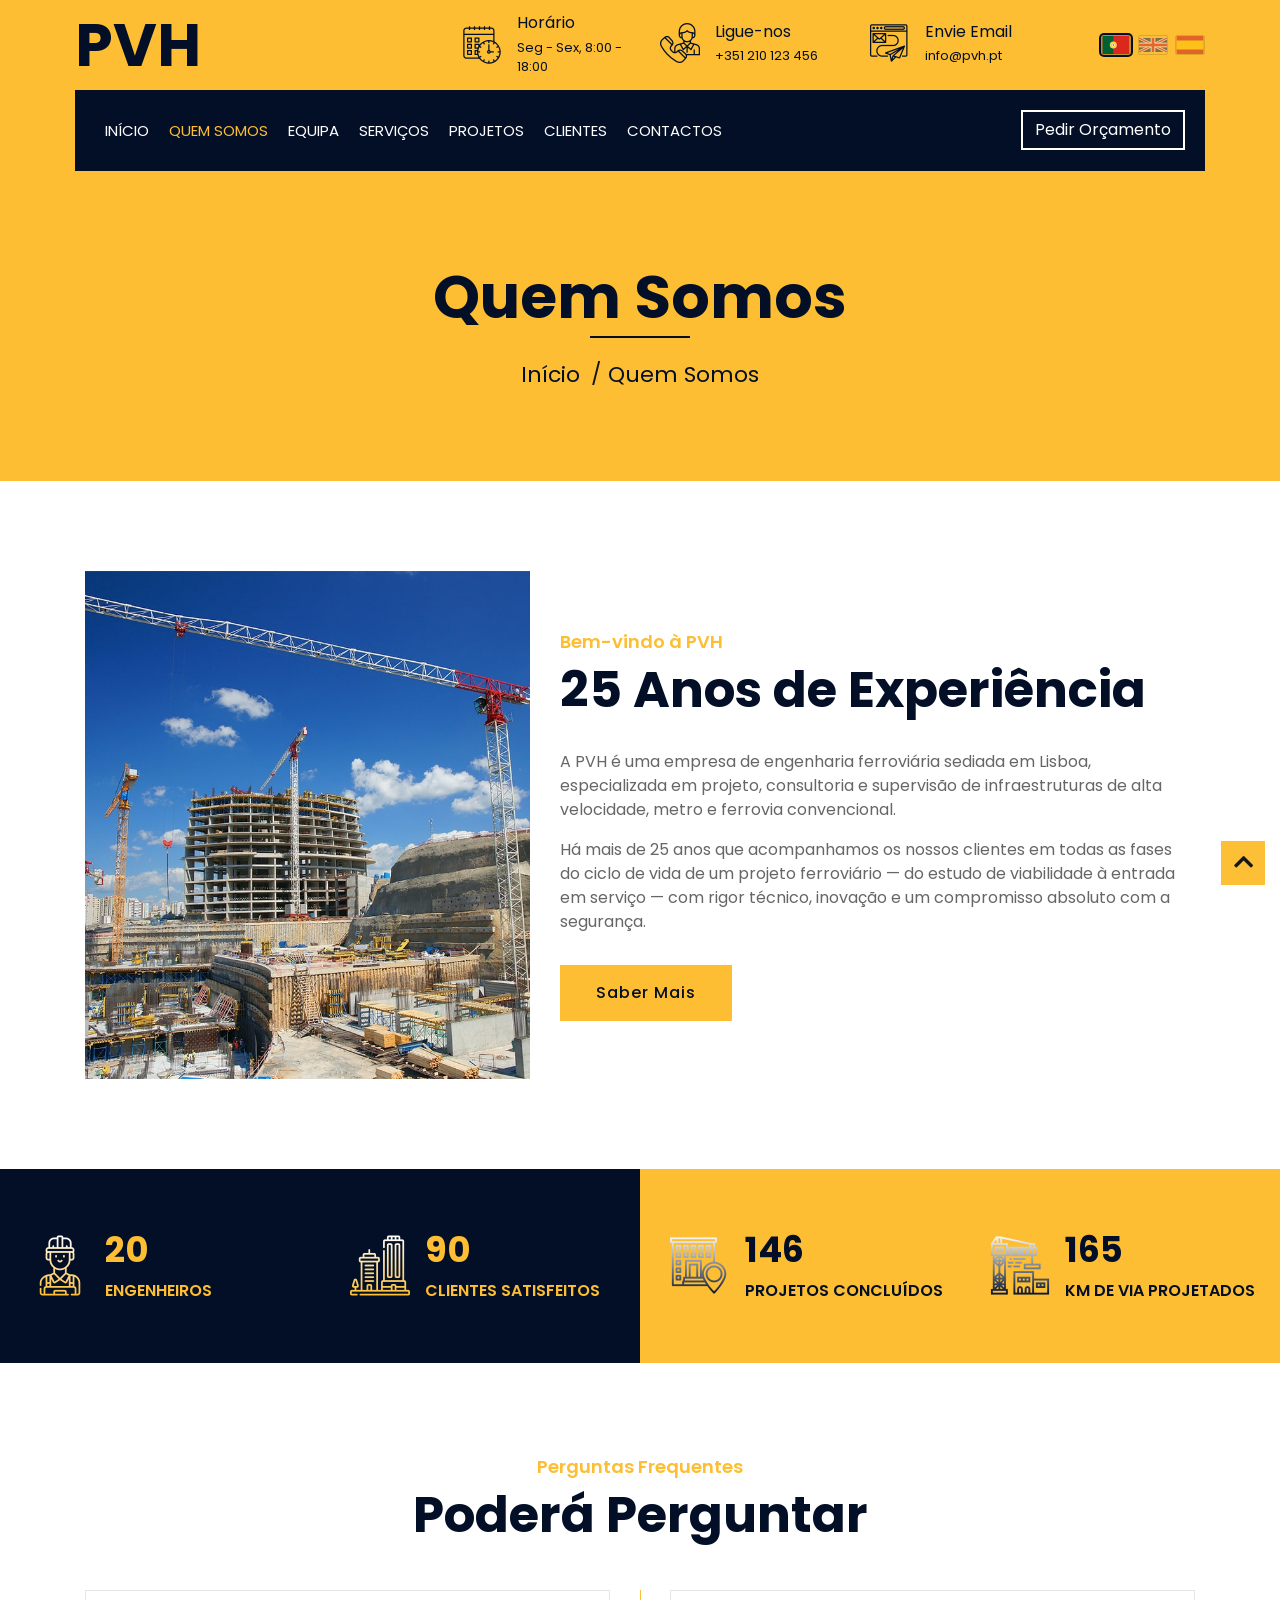
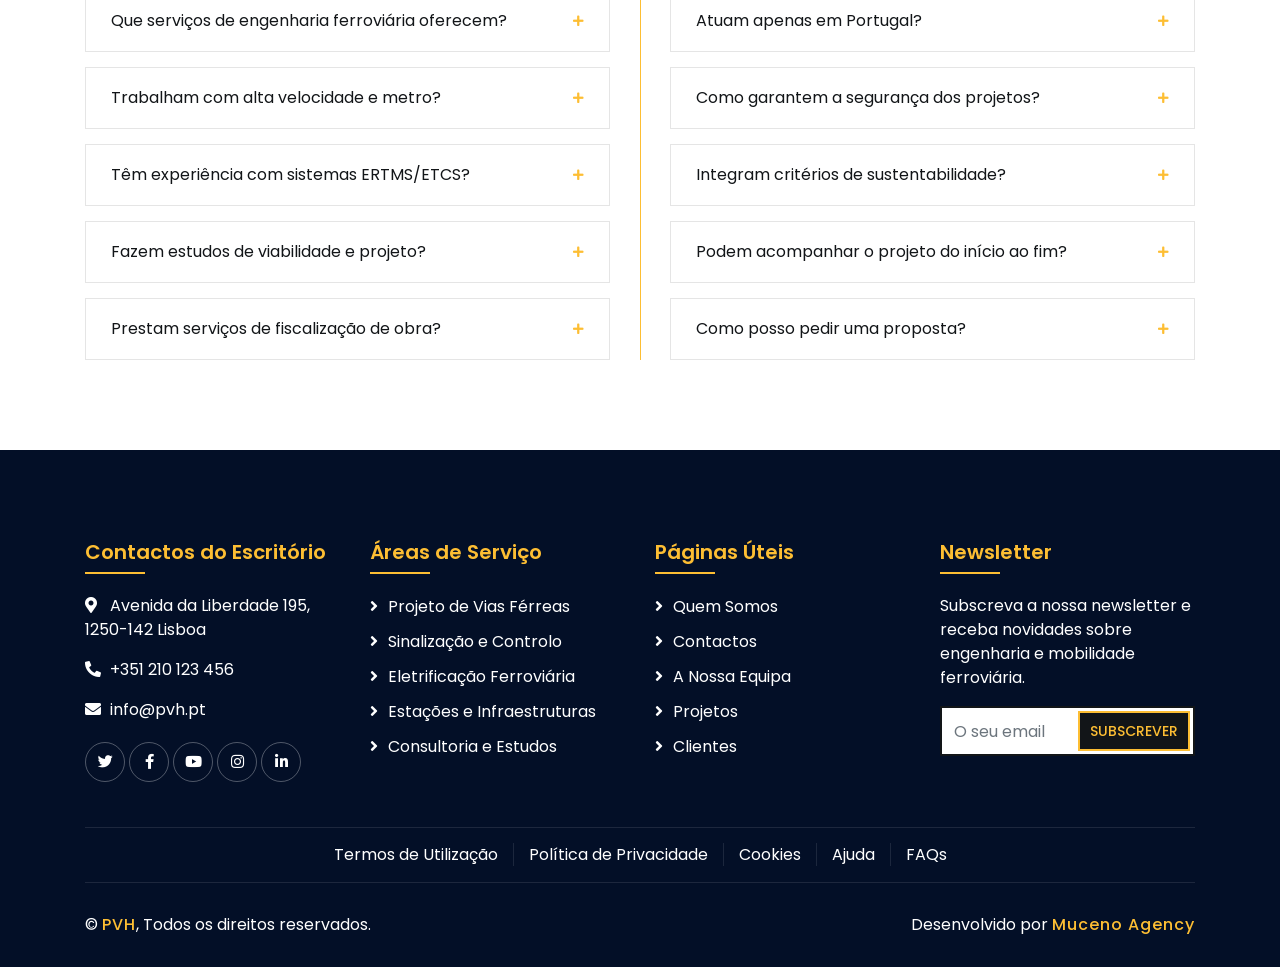
<file: about.html>
<!DOCTYPE html>
<html lang="pt">
    <head>
        <meta charset="utf-8">
        <title>PVH - Quem Somos</title>
        <meta content="width=device-width, initial-scale=1.0" name="viewport">
        <meta content="PVH, engenharia ferrovi&aacute;ria, ferrovia, alta velocidade, metro, sinaliza&ccedil;&atilde;o, Lisboa" name="keywords">
        <meta content="PVH - engenharia ferrovi&aacute;ria em Lisboa. Projeto, consultoria e supervis&atilde;o de infraestruturas de alta velocidade, metro e ferrovia convencional." name="description">

        <!-- Favicon -->
        <link href="img/favicon.ico" rel="icon">

        <!-- Google Font -->
        <link href="https://fonts.googleapis.com/css2?family=Poppins:wght@100;200;300;400;500;600;700;800;900&display=swap" rel="stylesheet">

        <!-- CSS Libraries -->
        <link href="https://stackpath.bootstrapcdn.com/bootstrap/4.4.1/css/bootstrap.min.css" rel="stylesheet">
        <link href="https://cdnjs.cloudflare.com/ajax/libs/font-awesome/5.10.0/css/all.min.css" rel="stylesheet">
        <link href="lib/flaticon/font/flaticon.css" rel="stylesheet"> 
        <link href="lib/animate/animate.min.css" rel="stylesheet">
        <link href="lib/owlcarousel/assets/owl.carousel.min.css" rel="stylesheet">
        <link href="lib/lightbox/css/lightbox.min.css" rel="stylesheet">
        <link href="lib/slick/slick.css" rel="stylesheet">
        <link href="lib/slick/slick-theme.css" rel="stylesheet">

        <!-- Template Stylesheet -->
        <link href="css/style.css" rel="stylesheet">
    </head>

    <body>
        <div class="wrapper">
                        <!-- Top Bar Start -->
            <div class="top-bar">
                <div class="container-fluid">
                    <div class="row align-items-center">
                        <div class="col-6 col-lg-4">
                            <div class="logo">
                                <a href="index.html">
                                    <h1>PVH</h1>
                                </a>
                            </div>
                        </div>
                        <div class="col-lg-6 d-none d-lg-block">
                            <div class="row">
                                <div class="col-4">
                                    <div class="top-bar-item">
                                        <div class="top-bar-icon"><i class="flaticon-calendar"></i></div>
                                        <div class="top-bar-text">
                                            <h3>Hor&aacute;rio</h3>
                                            <p>Seg - Sex, 8:00 - 18:00</p>
                                        </div>
                                    </div>
                                </div>
                                <div class="col-4">
                                    <div class="top-bar-item">
                                        <div class="top-bar-icon"><i class="flaticon-call"></i></div>
                                        <div class="top-bar-text">
                                            <h3>Ligue-nos</h3>
                                            <p>+351 210 123 456</p>
                                        </div>
                                    </div>
                                </div>
                                <div class="col-4">
                                    <div class="top-bar-item">
                                        <div class="top-bar-icon"><i class="flaticon-send-mail"></i></div>
                                        <div class="top-bar-text">
                                            <h3>Envie Email</h3>
                                            <p>info@pvh.pt</p>
                                        </div>
                                    </div>
                                </div>
                            </div>
                        </div>
                        <div class="col-6 col-lg-2 d-flex align-items-center justify-content-end">
                            <div class="lang-switch">
                                <button type="button" class="lang-btn" data-lang="pt" title="Portugu&ecirc;s" aria-label="Portugu&ecirc;s"><svg viewBox="0 0 30 20"><rect width="30" height="20" fill="#da291c"/><rect width="12" height="20" fill="#006233"/><circle cx="12" cy="10" r="3.6" fill="#ffcc00" stroke="#fff" stroke-width=".5"/><circle cx="12" cy="10" r="1.7" fill="#fff"/><circle cx="12" cy="10" r=".9" fill="#da291c"/></svg></button>
                                <button type="button" class="lang-btn" data-lang="en" title="English" aria-label="English"><svg viewBox="0 0 60 30"><clipPath id="ukc"><rect width="60" height="30"/></clipPath><g clip-path="url(#ukc)"><rect width="60" height="30" fill="#012169"/><path d="M0,0 60,30 M60,0 0,30" stroke="#fff" stroke-width="6"/><path d="M0,0 60,30 M60,0 0,30" stroke="#C8102E" stroke-width="3"/><rect x="25" width="10" height="30" fill="#fff"/><rect y="10" width="60" height="10" fill="#fff"/><rect x="27" width="6" height="30" fill="#C8102E"/><rect y="12" width="60" height="6" fill="#C8102E"/></g></svg></button>
                                <button type="button" class="lang-btn" data-lang="es" title="Espa&ntilde;ol" aria-label="Espa&ntilde;ol"><svg viewBox="0 0 30 20"><rect width="30" height="20" fill="#c60b1e"/><rect y="5" width="30" height="10" fill="#ffc400"/></svg></button>
                            </div>
                        </div>
                    </div>
                </div>
            </div>
            <!-- Top Bar End -->

                        <!-- Nav Bar Start -->
            <div class="nav-bar">
                <div class="container-fluid">
                    <nav class="navbar navbar-expand-lg bg-dark navbar-dark">
                        <a href="index.html" class="navbar-brand">MENU</a>
                        <button type="button" class="navbar-toggler" data-toggle="collapse" data-target="#navbarCollapse">
                            <span class="navbar-toggler-icon"></span>
                        </button>
                        <div class="collapse navbar-collapse justify-content-between" id="navbarCollapse">
                            <div class="navbar-nav mr-auto">
                                <a href="index.html" class="nav-item nav-link">IN&Iacute;CIO</a>
                                <a href="about.html" class="nav-item nav-link active">QUEM SOMOS</a>
                                <a href="team.html" class="nav-item nav-link">EQUIPA</a>
                                <a href="service.html" class="nav-item nav-link">SERVI&Ccedil;OS</a>
                                <a href="portfolio.html" class="nav-item nav-link">PROJETOS</a>
                                <a href="index.html#clientes" class="nav-item nav-link">CLIENTES</a>
                                <a href="contact.html" class="nav-item nav-link">CONTACTOS</a>
                            </div>
                            <div class="ml-auto">
                                <a class="btn" href="contact.html">Pedir Or&ccedil;amento</a>
                            </div>
                        </div>
                    </nav>
                </div>
            </div>
            <!-- Nav Bar End -->
            
            
            <!-- Page Header Start -->
            <div class="page-header">
                <div class="container">
                    <div class="row">
                        <div class="col-12">
                            <h2>Quem Somos</h2>
                        </div>
                        <div class="col-12">
                            <a href="index.html">In&iacute;cio</a>
                            <a href="about.html">Quem Somos</a>
                        </div>
                    </div>
                </div>
            </div>
            <!-- Page Header End -->


            <!-- About Start -->
            <div class="about wow fadeInUp" data-wow-delay="0.1s">
                <div class="container">
                    <div class="row align-items-center">
                        <div class="col-lg-5 col-md-6">
                            <div class="about-img">
                                <img src="img/about.jpg" alt="Image">
                            </div>
                        </div>
                        <div class="col-lg-7 col-md-6">
                            <div class="section-header text-left">
                                <p>Bem-vindo &agrave; PVH</p>
                                <h2>25 Anos de Experi&ecirc;ncia</h2>
                            </div>
                            <div class="about-text">
                                <p>
                                    A PVH &eacute; uma empresa de engenharia ferrovi&aacute;ria sediada em Lisboa, especializada em projeto, consultoria e supervis&atilde;o de infraestruturas de alta velocidade, metro e ferrovia convencional.
                                </p>
                                <p>
                                    H&aacute; mais de 25 anos que acompanhamos os nossos clientes em todas as fases do ciclo de vida de um projeto ferrovi&aacute;rio &mdash; do estudo de viabilidade &agrave; entrada em servi&ccedil;o &mdash; com rigor t&eacute;cnico, inova&ccedil;&atilde;o e um compromisso absoluto com a seguran&ccedil;a.
                                </p>
                                <a class="btn" href="">Saber Mais</a>
                            </div>
                        </div>
                    </div>
                </div>
            </div>
            <!-- About End -->
            
            
            <!-- Fact Start -->
            <div class="fact">
                <div class="container-fluid">
                    <div class="row counters">
                        <div class="col-md-6 fact-left wow slideInLeft">
                            <div class="row">
                                <div class="col-6">
                                    <div class="fact-icon">
                                        <i class="flaticon-worker"></i>
                                    </div>
                                    <div class="fact-text">
                                        <h2 data-toggle="counter-up">109</h2>
                                        <p>Engenheiros</p>
                                    </div>
                                </div>
                                <div class="col-6">
                                    <div class="fact-icon">
                                        <i class="flaticon-building"></i>
                                    </div>
                                    <div class="fact-text">
                                        <h2 data-toggle="counter-up">485</h2>
                                        <p>Clientes Satisfeitos</p>
                                    </div>
                                </div>
                            </div>
                        </div>
                        <div class="col-md-6 fact-right wow slideInRight">
                            <div class="row">
                                <div class="col-6">
                                    <div class="fact-icon">
                                        <i class="flaticon-address"></i>
                                    </div>
                                    <div class="fact-text">
                                        <h2 data-toggle="counter-up">789</h2>
                                        <p>Projetos Conclu&iacute;dos</p>
                                    </div>
                                </div>
                                <div class="col-6">
                                    <div class="fact-icon">
                                        <i class="flaticon-crane"></i>
                                    </div>
                                    <div class="fact-text">
                                        <h2 data-toggle="counter-up">890</h2>
                                        <p>Km de Via Projetados</p>
                                    </div>
                                </div>
                            </div>
                        </div>
                    </div>
                </div>
            </div>
            <!-- Fact End -->
            
            
            <!-- FAQs Start -->
            <div class="faqs">
                <div class="container">
                    <div class="section-header text-center">
                        <p>Perguntas Frequentes</p>
                        <h2>Poder&aacute; Perguntar</h2>
                    </div>
                    <div class="row">
                        <div class="col-md-6">
                            <div id="accordion-1">
                                <div class="card wow fadeInLeft" data-wow-delay="0.1s">
                                    <div class="card-header">
                                        <a class="card-link collapsed" data-toggle="collapse" href="#collapseOne">
                                            Que serviços de engenharia ferroviária oferecem?
                                        </a>
                                    </div>
                                    <div id="collapseOne" class="collapse" data-parent="#accordion-1">
                                        <div class="card-body">
                                            Projeto de vias, sinalização e controlo, eletrificação, estações e infraestruturas, supervisão de obra e consultoria especializada.
                                        </div>
                                    </div>
                                </div>
                                <div class="card wow fadeInLeft" data-wow-delay="0.2s">
                                    <div class="card-header">
                                        <a class="card-link collapsed" data-toggle="collapse" href="#collapseTwo">
                                            Trabalham com alta velocidade e metro?
                                        </a>
                                    </div>
                                    <div id="collapseTwo" class="collapse" data-parent="#accordion-1">
                                        <div class="card-body">
                                            Sim. Desenvolvemos projetos de alta velocidade, ferrovia convencional, metro pesado e metro ligeiro.
                                        </div>
                                    </div>
                                </div>
                                <div class="card wow fadeInLeft" data-wow-delay="0.3s">
                                    <div class="card-header">
                                        <a class="card-link collapsed" data-toggle="collapse" href="#collapseThree">
                                            Têm experiência com sistemas ERTMS/ETCS?
                                        </a>
                                    </div>
                                    <div id="collapseThree" class="collapse" data-parent="#accordion-1">
                                        <div class="card-body">
                                            Sim, temos experiência em sistemas de sinalização e controlo-comando, incluindo ERTMS/ETCS de níveis 1 e 2.
                                        </div>
                                    </div>
                                </div>
                                <div class="card wow fadeInLeft" data-wow-delay="0.4s">
                                    <div class="card-header">
                                        <a class="card-link collapsed" data-toggle="collapse" href="#collapseFour">
                                            Fazem estudos de viabilidade e projeto?
                                        </a>
                                    </div>
                                    <div id="collapseFour" class="collapse" data-parent="#accordion-1">
                                        <div class="card-body">
                                            Sim, desde o estudo prévio e de viabilidade até ao projeto de execução e à assistência técnica em obra.
                                        </div>
                                    </div>
                                </div>
                                <div class="card wow fadeInLeft" data-wow-delay="0.5s">
                                    <div class="card-header">
                                        <a class="card-link collapsed" data-toggle="collapse" href="#collapseFive">
                                            Prestam serviços de fiscalização de obra?
                                        </a>
                                    </div>
                                    <div id="collapseFive" class="collapse" data-parent="#accordion-1">
                                        <div class="card-body">
                                            Sim, asseguramos a fiscalização, o controlo de qualidade e a gestão de projeto até à entrada em serviço.
                                        </div>
                                    </div>
                                </div>
                            </div>
                        </div>
                        <div class="col-md-6">
                            <div id="accordion-2">
                                <div class="card wow fadeInRight" data-wow-delay="0.1s">
                                    <div class="card-header">
                                        <a class="card-link collapsed" data-toggle="collapse" href="#collapseSix">
                                            Atuam apenas em Portugal?
                                        </a>
                                    </div>
                                    <div id="collapseSix" class="collapse" data-parent="#accordion-2">
                                        <div class="card-body">
                                            Não. Trabalhamos em Portugal e em projetos internacionais, em parceria com equipas locais.
                                        </div>
                                    </div>
                                </div>
                                <div class="card wow fadeInRight" data-wow-delay="0.2s">
                                    <div class="card-header">
                                        <a class="card-link collapsed" data-toggle="collapse" href="#collapseSeven">
                                            Como garantem a segurança dos projetos?
                                        </a>
                                    </div>
                                    <div id="collapseSeven" class="collapse" data-parent="#accordion-2">
                                        <div class="card-body">
                                            A segurança é a nossa prioridade: aplicamos normas europeias, análise RAMS e metodologias de gestão de risco.
                                        </div>
                                    </div>
                                </div>
                                <div class="card wow fadeInRight" data-wow-delay="0.3s">
                                    <div class="card-header">
                                        <a class="card-link collapsed" data-toggle="collapse" href="#collapseEight">
                                            Integram critérios de sustentabilidade?
                                        </a>
                                    </div>
                                    <div id="collapseEight" class="collapse" data-parent="#accordion-2">
                                        <div class="card-body">
                                            Sim. Promovemos soluções de descarbonização, eficiência energética e mobilidade sustentável em cada projeto.
                                        </div>
                                    </div>
                                </div>
                                <div class="card wow fadeInRight" data-wow-delay="0.4s">
                                    <div class="card-header">
                                        <a class="card-link collapsed" data-toggle="collapse" href="#collapseNine">
                                            Podem acompanhar o projeto do início ao fim?
                                        </a>
                                    </div>
                                    <div id="collapseNine" class="collapse" data-parent="#accordion-2">
                                        <div class="card-body">
                                            Claro. Acompanhamos todo o ciclo de vida, da conceção ao projeto, construção e exploração.
                                        </div>
                                    </div>
                                </div>
                                <div class="card wow fadeInRight" data-wow-delay="0.5s">
                                    <div class="card-header">
                                        <a class="card-link collapsed" data-toggle="collapse" href="#collapseTen">
                                            Como posso pedir uma proposta?
                                        </a>
                                    </div>
                                    <div id="collapseTen" class="collapse" data-parent="#accordion-2">
                                        <div class="card-body">
                                            Basta contactar-nos pelo formulário ou por telefone. Analisamos o seu desafio e respondemos rapidamente.
                                        </div>
                                    </div>
                                </div>
                            </div>
                        </div>
                    </div>
                </div>
            </div>
            <!-- FAQs End -->


                        <!-- Footer Start -->
            <div class="footer wow fadeIn" data-wow-delay="0.3s">
                <div class="container">
                    <div class="row">
                        <div class="col-md-6 col-lg-3">
                            <div class="footer-contact">
                                <h2>Contactos do Escrit&oacute;rio</h2>
                                <p><i class="fa fa-map-marker-alt"></i>Avenida da Liberdade 195, 1250-142 Lisboa</p>
                                <p><i class="fa fa-phone-alt"></i>+351 210 123 456</p>
                                <p><i class="fa fa-envelope"></i>info@pvh.pt</p>
                                <div class="footer-social">
                                    <a href=""><i class="fab fa-twitter"></i></a>
                                    <a href=""><i class="fab fa-facebook-f"></i></a>
                                    <a href=""><i class="fab fa-youtube"></i></a>
                                    <a href=""><i class="fab fa-instagram"></i></a>
                                    <a href=""><i class="fab fa-linkedin-in"></i></a>
                                </div>
                            </div>
                        </div>
                        <div class="col-md-6 col-lg-3">
                            <div class="footer-link">
                                <h2>&Aacute;reas de Servi&ccedil;o</h2>
                                <a href="service.html">Projeto de Vias F&eacute;rreas</a>
                                <a href="service.html">Sinaliza&ccedil;&atilde;o e Controlo</a>
                                <a href="service.html">Eletrifica&ccedil;&atilde;o Ferrovi&aacute;ria</a>
                                <a href="service.html">Esta&ccedil;&otilde;es e Infraestruturas</a>
                                <a href="service.html">Consultoria e Estudos</a>
                            </div>
                        </div>
                        <div class="col-md-6 col-lg-3">
                            <div class="footer-link">
                                <h2>P&aacute;ginas &Uacute;teis</h2>
                                <a href="about.html">Quem Somos</a>
                                <a href="contact.html">Contactos</a>
                                <a href="team.html">A Nossa Equipa</a>
                                <a href="portfolio.html">Projetos</a>
                                <a href="index.html#clientes">Clientes</a>
                            </div>
                        </div>
                        <div class="col-md-6 col-lg-3">
                            <div class="newsletter">
                                <h2>Newsletter</h2>
                                <p>Subscreva a nossa newsletter e receba novidades sobre engenharia e mobilidade ferrovi&aacute;ria.</p>
                                <div class="form">
                                    <input class="form-control" placeholder="O seu email">
                                    <button class="btn">Subscrever</button>
                                </div>
                            </div>
                        </div>
                    </div>
                </div>
                <div class="container footer-menu">
                    <div class="f-menu">
                        <a href="">Termos de Utiliza&ccedil;&atilde;o</a>
                        <a href="">Pol&iacute;tica de Privacidade</a>
                        <a href="">Cookies</a>
                        <a href="">Ajuda</a>
                        <a href="">FAQs</a>
                    </div>
                </div>
                <div class="container copyright">
                    <div class="row">
                        <div class="col-md-6">
                            <p>&copy; <a href="index.html">PVH</a>, Todos os direitos reservados.</p>
                        </div>
                        <div class="col-md-6">
                            <p>Desenvolvido por <a href="#">Muceno Agency</a></p>
                        </div>
                    </div>
                </div>
            </div>
            <!-- Footer End -->

            <a href="#" class="back-to-top"><i class="fa fa-chevron-up"></i></a>
        </div>

        <!-- JavaScript Libraries -->
        <script src="https://code.jquery.com/jquery-3.4.1.min.js"></script>
        <script src="https://stackpath.bootstrapcdn.com/bootstrap/4.4.1/js/bootstrap.bundle.min.js"></script>
        <script src="lib/easing/easing.min.js"></script>
        <script src="lib/wow/wow.min.js"></script>
        <script src="lib/owlcarousel/owl.carousel.min.js"></script>
        <script src="lib/isotope/isotope.pkgd.min.js"></script>
        <script src="lib/lightbox/js/lightbox.min.js"></script>
        <script src="lib/waypoints/waypoints.min.js"></script>
        <script src="lib/counterup/counterup.min.js"></script>
        <script src="lib/slick/slick.min.js"></script>

        <!-- Template Javascript -->
        <script src="js/lang.js"></script>
        <script src="js/main.js"></script>
    </body>
</html>
</file>
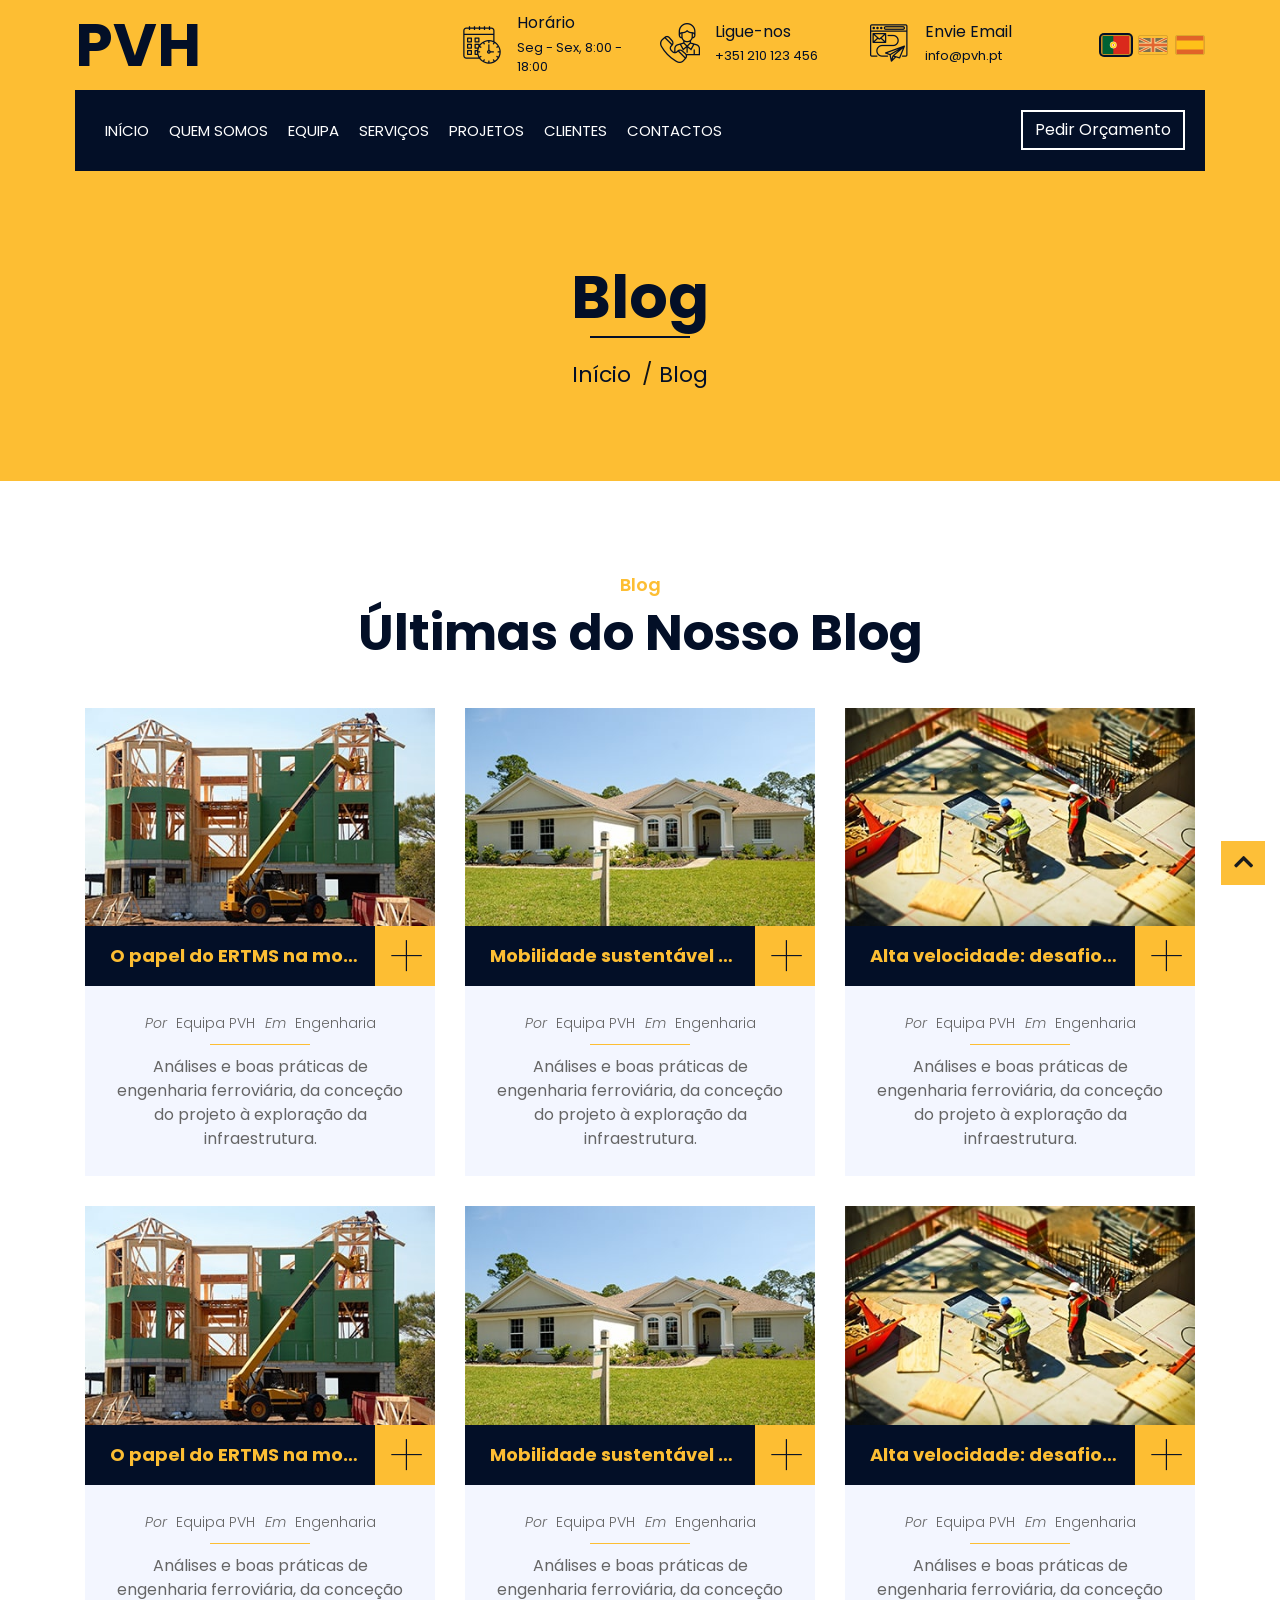
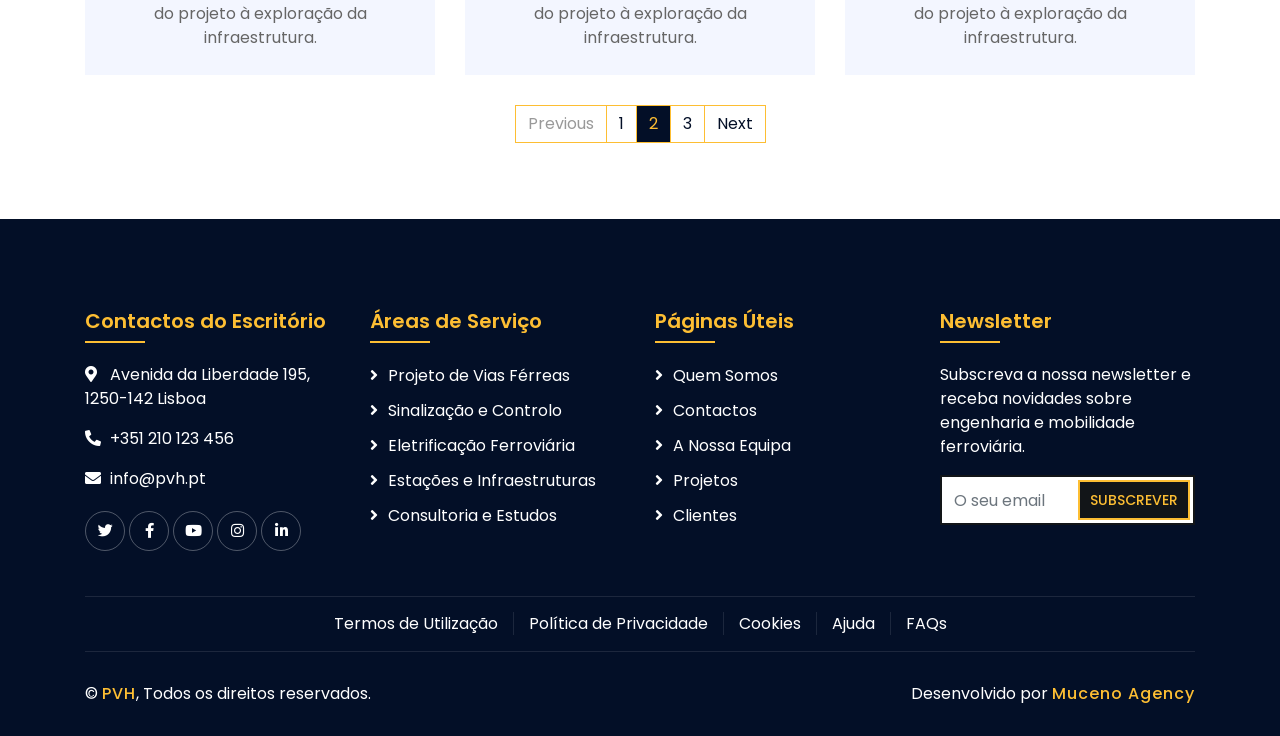
<file: blog.html>
<!DOCTYPE html>
<html lang="pt">
    <head>
        <meta charset="utf-8">
        <title>PVH - Blog</title>
        <meta content="width=device-width, initial-scale=1.0" name="viewport">
        <meta content="PVH, engenharia ferrovi&aacute;ria, ferrovia, alta velocidade, metro, sinaliza&ccedil;&atilde;o, Lisboa" name="keywords">
        <meta content="PVH - engenharia ferrovi&aacute;ria em Lisboa. Projeto, consultoria e supervis&atilde;o de infraestruturas de alta velocidade, metro e ferrovia convencional." name="description">

        <!-- Favicon -->
        <link href="img/favicon.ico" rel="icon">

        <!-- Google Font -->
        <link href="https://fonts.googleapis.com/css2?family=Poppins:wght@100;200;300;400;500;600;700;800;900&display=swap" rel="stylesheet">

        <!-- CSS Libraries -->
        <link href="https://stackpath.bootstrapcdn.com/bootstrap/4.4.1/css/bootstrap.min.css" rel="stylesheet">
        <link href="https://cdnjs.cloudflare.com/ajax/libs/font-awesome/5.10.0/css/all.min.css" rel="stylesheet">
        <link href="lib/flaticon/font/flaticon.css" rel="stylesheet"> 
        <link href="lib/animate/animate.min.css" rel="stylesheet">
        <link href="lib/owlcarousel/assets/owl.carousel.min.css" rel="stylesheet">
        <link href="lib/lightbox/css/lightbox.min.css" rel="stylesheet">
        <link href="lib/slick/slick.css" rel="stylesheet">
        <link href="lib/slick/slick-theme.css" rel="stylesheet">

        <!-- Template Stylesheet -->
        <link href="css/style.css" rel="stylesheet">
    </head>

    <body>
        <div class="wrapper">
                        <!-- Top Bar Start -->
            <div class="top-bar">
                <div class="container-fluid">
                    <div class="row align-items-center">
                        <div class="col-6 col-lg-4">
                            <div class="logo">
                                <a href="index.html">
                                    <h1>PVH</h1>
                                </a>
                            </div>
                        </div>
                        <div class="col-lg-6 d-none d-lg-block">
                            <div class="row">
                                <div class="col-4">
                                    <div class="top-bar-item">
                                        <div class="top-bar-icon"><i class="flaticon-calendar"></i></div>
                                        <div class="top-bar-text">
                                            <h3>Hor&aacute;rio</h3>
                                            <p>Seg - Sex, 8:00 - 18:00</p>
                                        </div>
                                    </div>
                                </div>
                                <div class="col-4">
                                    <div class="top-bar-item">
                                        <div class="top-bar-icon"><i class="flaticon-call"></i></div>
                                        <div class="top-bar-text">
                                            <h3>Ligue-nos</h3>
                                            <p>+351 210 123 456</p>
                                        </div>
                                    </div>
                                </div>
                                <div class="col-4">
                                    <div class="top-bar-item">
                                        <div class="top-bar-icon"><i class="flaticon-send-mail"></i></div>
                                        <div class="top-bar-text">
                                            <h3>Envie Email</h3>
                                            <p>info@pvh.pt</p>
                                        </div>
                                    </div>
                                </div>
                            </div>
                        </div>
                        <div class="col-6 col-lg-2 d-flex align-items-center justify-content-end">
                            <div class="lang-switch">
                                <button type="button" class="lang-btn" data-lang="pt" title="Portugu&ecirc;s" aria-label="Portugu&ecirc;s"><svg viewBox="0 0 30 20"><rect width="30" height="20" fill="#da291c"/><rect width="12" height="20" fill="#006233"/><circle cx="12" cy="10" r="3.6" fill="#ffcc00" stroke="#fff" stroke-width=".5"/><circle cx="12" cy="10" r="1.7" fill="#fff"/><circle cx="12" cy="10" r=".9" fill="#da291c"/></svg></button>
                                <button type="button" class="lang-btn" data-lang="en" title="English" aria-label="English"><svg viewBox="0 0 60 30"><clipPath id="ukc"><rect width="60" height="30"/></clipPath><g clip-path="url(#ukc)"><rect width="60" height="30" fill="#012169"/><path d="M0,0 60,30 M60,0 0,30" stroke="#fff" stroke-width="6"/><path d="M0,0 60,30 M60,0 0,30" stroke="#C8102E" stroke-width="3"/><rect x="25" width="10" height="30" fill="#fff"/><rect y="10" width="60" height="10" fill="#fff"/><rect x="27" width="6" height="30" fill="#C8102E"/><rect y="12" width="60" height="6" fill="#C8102E"/></g></svg></button>
                                <button type="button" class="lang-btn" data-lang="es" title="Espa&ntilde;ol" aria-label="Espa&ntilde;ol"><svg viewBox="0 0 30 20"><rect width="30" height="20" fill="#c60b1e"/><rect y="5" width="30" height="10" fill="#ffc400"/></svg></button>
                            </div>
                        </div>
                    </div>
                </div>
            </div>
            <!-- Top Bar End -->

                        <!-- Nav Bar Start -->
            <div class="nav-bar">
                <div class="container-fluid">
                    <nav class="navbar navbar-expand-lg bg-dark navbar-dark">
                        <a href="index.html" class="navbar-brand">MENU</a>
                        <button type="button" class="navbar-toggler" data-toggle="collapse" data-target="#navbarCollapse">
                            <span class="navbar-toggler-icon"></span>
                        </button>
                        <div class="collapse navbar-collapse justify-content-between" id="navbarCollapse">
                            <div class="navbar-nav mr-auto">
                                <a href="index.html" class="nav-item nav-link">IN&Iacute;CIO</a>
                                <a href="about.html" class="nav-item nav-link">QUEM SOMOS</a>
                                <a href="team.html" class="nav-item nav-link">EQUIPA</a>
                                <a href="service.html" class="nav-item nav-link">SERVI&Ccedil;OS</a>
                                <a href="portfolio.html" class="nav-item nav-link">PROJETOS</a>
                                <a href="index.html#clientes" class="nav-item nav-link">CLIENTES</a>
                                <a href="contact.html" class="nav-item nav-link">CONTACTOS</a>
                            </div>
                            <div class="ml-auto">
                                <a class="btn" href="contact.html">Pedir Or&ccedil;amento</a>
                            </div>
                        </div>
                    </nav>
                </div>
            </div>
            <!-- Nav Bar End -->
            
            
            <!-- Page Header Start -->
            <div class="page-header">
                <div class="container">
                    <div class="row">
                        <div class="col-12">
                            <h2>Blog</h2>
                        </div>
                        <div class="col-12">
                            <a href="index.html">In&iacute;cio</a>
                            <a href="blog.html">Blog</a>
                        </div>
                    </div>
                </div>
            </div>
            <!-- Page Header End -->


            <!-- Blog Start -->
            <div class="blog">
                <div class="container">
                    <div class="section-header text-center">
                        <p>Blog</p>
                        <h2>&Uacute;ltimas do Nosso Blog</h2>
                    </div>
                    <div class="row blog-page">
                        <div class="col-lg-4 col-md-6 wow fadeInUp" data-wow-delay="0.2s">
                            <div class="blog-item">
                                <div class="blog-img">
                                    <img src="img/blog-1.jpg" alt="Image">
                                </div>
                                <div class="blog-title">
                                    <h3>O papel do ERTMS na modernização da rede</h3>
                                    <a class="btn" href="">+</a>
                                </div>
                                <div class="blog-meta">
                                    <p>Por <a href="">Equipa PVH</a></p>
                                    <p>Em <a href="">Engenharia</a></p>
                                </div>
                                <div class="blog-text">
                                    <p>
                                        An&aacute;lises e boas pr&aacute;ticas de engenharia ferrovi&aacute;ria, da conce&ccedil;&atilde;o do projeto &agrave; explora&ccedil;&atilde;o da infraestrutura.
                                    </p>
                                </div>
                            </div>
                        </div>
                        <div class="col-lg-4 col-md-6 wow fadeInUp">
                            <div class="blog-item">
                                <div class="blog-img">
                                    <img src="img/blog-2.jpg" alt="Image">
                                </div>
                                <div class="blog-title">
                                    <h3>Mobilidade sustentável e descarbonização do transporte</h3>
                                    <a class="btn" href="">+</a>
                                </div>
                                <div class="blog-meta">
                                    <p>Por <a href="">Equipa PVH</a></p>
                                    <p>Em <a href="">Engenharia</a></p>
                                </div>
                                <div class="blog-text">
                                    <p>
                                        An&aacute;lises e boas pr&aacute;ticas de engenharia ferrovi&aacute;ria, da conce&ccedil;&atilde;o do projeto &agrave; explora&ccedil;&atilde;o da infraestrutura.
                                    </p>
                                </div>
                            </div>
                        </div>
                        <div class="col-lg-4 col-md-6 wow fadeInUp" data-wow-delay="0.2s">
                            <div class="blog-item">
                                <div class="blog-img">
                                    <img src="img/blog-3.jpg" alt="Image">
                                </div>
                                <div class="blog-title">
                                    <h3>Alta velocidade: desafios de engenharia em Portugal</h3>
                                    <a class="btn" href="">+</a>
                                </div>
                                <div class="blog-meta">
                                    <p>Por <a href="">Equipa PVH</a></p>
                                    <p>Em <a href="">Engenharia</a></p>
                                </div>
                                <div class="blog-text">
                                    <p>
                                        An&aacute;lises e boas pr&aacute;ticas de engenharia ferrovi&aacute;ria, da conce&ccedil;&atilde;o do projeto &agrave; explora&ccedil;&atilde;o da infraestrutura.
                                    </p>
                                </div>
                            </div>
                        </div>
                        <div class="col-lg-4 col-md-6 wow fadeInUp" data-wow-delay="0.2s">
                            <div class="blog-item">
                                <div class="blog-img">
                                    <img src="img/blog-1.jpg" alt="Image">
                                </div>
                                <div class="blog-title">
                                    <h3>O papel do ERTMS na modernização da rede</h3>
                                    <a class="btn" href="">+</a>
                                </div>
                                <div class="blog-meta">
                                    <p>Por <a href="">Equipa PVH</a></p>
                                    <p>Em <a href="">Engenharia</a></p>
                                </div>
                                <div class="blog-text">
                                    <p>
                                        An&aacute;lises e boas pr&aacute;ticas de engenharia ferrovi&aacute;ria, da conce&ccedil;&atilde;o do projeto &agrave; explora&ccedil;&atilde;o da infraestrutura.
                                    </p>
                                </div>
                            </div>
                        </div>
                        <div class="col-lg-4 col-md-6 wow fadeInUp">
                            <div class="blog-item">
                                <div class="blog-img">
                                    <img src="img/blog-2.jpg" alt="Image">
                                </div>
                                <div class="blog-title">
                                    <h3>Mobilidade sustentável e descarbonização do transporte</h3>
                                    <a class="btn" href="">+</a>
                                </div>
                                <div class="blog-meta">
                                    <p>Por <a href="">Equipa PVH</a></p>
                                    <p>Em <a href="">Engenharia</a></p>
                                </div>
                                <div class="blog-text">
                                    <p>
                                        An&aacute;lises e boas pr&aacute;ticas de engenharia ferrovi&aacute;ria, da conce&ccedil;&atilde;o do projeto &agrave; explora&ccedil;&atilde;o da infraestrutura.
                                    </p>
                                </div>
                            </div>
                        </div>
                        <div class="col-lg-4 col-md-6 wow fadeInUp" data-wow-delay="0.2s">
                            <div class="blog-item">
                                <div class="blog-img">
                                    <img src="img/blog-3.jpg" alt="Image">
                                </div>
                                <div class="blog-title">
                                    <h3>Alta velocidade: desafios de engenharia em Portugal</h3>
                                    <a class="btn" href="">+</a>
                                </div>
                                <div class="blog-meta">
                                    <p>Por <a href="">Equipa PVH</a></p>
                                    <p>Em <a href="">Engenharia</a></p>
                                </div>
                                <div class="blog-text">
                                    <p>
                                        An&aacute;lises e boas pr&aacute;ticas de engenharia ferrovi&aacute;ria, da conce&ccedil;&atilde;o do projeto &agrave; explora&ccedil;&atilde;o da infraestrutura.
                                    </p>
                                </div>
                            </div>
                        </div>
                    </div>
                    <div class="row">
                        <div class="col-12">
                            <ul class="pagination justify-content-center">
                                <li class="page-item disabled"><a class="page-link" href="#">Previous</a></li>
                                <li class="page-item"><a class="page-link" href="#">1</a></li>
                                <li class="page-item active"><a class="page-link" href="#">2</a></li>
                                <li class="page-item"><a class="page-link" href="#">3</a></li>
                                <li class="page-item"><a class="page-link" href="#">Next</a></li>
                            </ul> 
                        </div>
                    </div>
                </div>
            </div>
            <!-- Blog End -->


                        <!-- Footer Start -->
            <div class="footer wow fadeIn" data-wow-delay="0.3s">
                <div class="container">
                    <div class="row">
                        <div class="col-md-6 col-lg-3">
                            <div class="footer-contact">
                                <h2>Contactos do Escrit&oacute;rio</h2>
                                <p><i class="fa fa-map-marker-alt"></i>Avenida da Liberdade 195, 1250-142 Lisboa</p>
                                <p><i class="fa fa-phone-alt"></i>+351 210 123 456</p>
                                <p><i class="fa fa-envelope"></i>info@pvh.pt</p>
                                <div class="footer-social">
                                    <a href=""><i class="fab fa-twitter"></i></a>
                                    <a href=""><i class="fab fa-facebook-f"></i></a>
                                    <a href=""><i class="fab fa-youtube"></i></a>
                                    <a href=""><i class="fab fa-instagram"></i></a>
                                    <a href=""><i class="fab fa-linkedin-in"></i></a>
                                </div>
                            </div>
                        </div>
                        <div class="col-md-6 col-lg-3">
                            <div class="footer-link">
                                <h2>&Aacute;reas de Servi&ccedil;o</h2>
                                <a href="service.html">Projeto de Vias F&eacute;rreas</a>
                                <a href="service.html">Sinaliza&ccedil;&atilde;o e Controlo</a>
                                <a href="service.html">Eletrifica&ccedil;&atilde;o Ferrovi&aacute;ria</a>
                                <a href="service.html">Esta&ccedil;&otilde;es e Infraestruturas</a>
                                <a href="service.html">Consultoria e Estudos</a>
                            </div>
                        </div>
                        <div class="col-md-6 col-lg-3">
                            <div class="footer-link">
                                <h2>P&aacute;ginas &Uacute;teis</h2>
                                <a href="about.html">Quem Somos</a>
                                <a href="contact.html">Contactos</a>
                                <a href="team.html">A Nossa Equipa</a>
                                <a href="portfolio.html">Projetos</a>
                                <a href="index.html#clientes">Clientes</a>
                            </div>
                        </div>
                        <div class="col-md-6 col-lg-3">
                            <div class="newsletter">
                                <h2>Newsletter</h2>
                                <p>Subscreva a nossa newsletter e receba novidades sobre engenharia e mobilidade ferrovi&aacute;ria.</p>
                                <div class="form">
                                    <input class="form-control" placeholder="O seu email">
                                    <button class="btn">Subscrever</button>
                                </div>
                            </div>
                        </div>
                    </div>
                </div>
                <div class="container footer-menu">
                    <div class="f-menu">
                        <a href="">Termos de Utiliza&ccedil;&atilde;o</a>
                        <a href="">Pol&iacute;tica de Privacidade</a>
                        <a href="">Cookies</a>
                        <a href="">Ajuda</a>
                        <a href="">FAQs</a>
                    </div>
                </div>
                <div class="container copyright">
                    <div class="row">
                        <div class="col-md-6">
                            <p>&copy; <a href="index.html">PVH</a>, Todos os direitos reservados.</p>
                        </div>
                        <div class="col-md-6">
                            <p>Desenvolvido por <a href="#">Muceno Agency</a></p>
                        </div>
                    </div>
                </div>
            </div>
            <!-- Footer End -->

            <a href="#" class="back-to-top"><i class="fa fa-chevron-up"></i></a>
        </div>

        <!-- JavaScript Libraries -->
        <script src="https://code.jquery.com/jquery-3.4.1.min.js"></script>
        <script src="https://stackpath.bootstrapcdn.com/bootstrap/4.4.1/js/bootstrap.bundle.min.js"></script>
        <script src="lib/easing/easing.min.js"></script>
        <script src="lib/wow/wow.min.js"></script>
        <script src="lib/owlcarousel/owl.carousel.min.js"></script>
        <script src="lib/isotope/isotope.pkgd.min.js"></script>
        <script src="lib/lightbox/js/lightbox.min.js"></script>
        <script src="lib/waypoints/waypoints.min.js"></script>
        <script src="lib/counterup/counterup.min.js"></script>
        <script src="lib/slick/slick.min.js"></script>

        <!-- Template Javascript -->
        <script src="js/lang.js"></script>
        <script src="js/main.js"></script>
    </body>
</html>
</file>
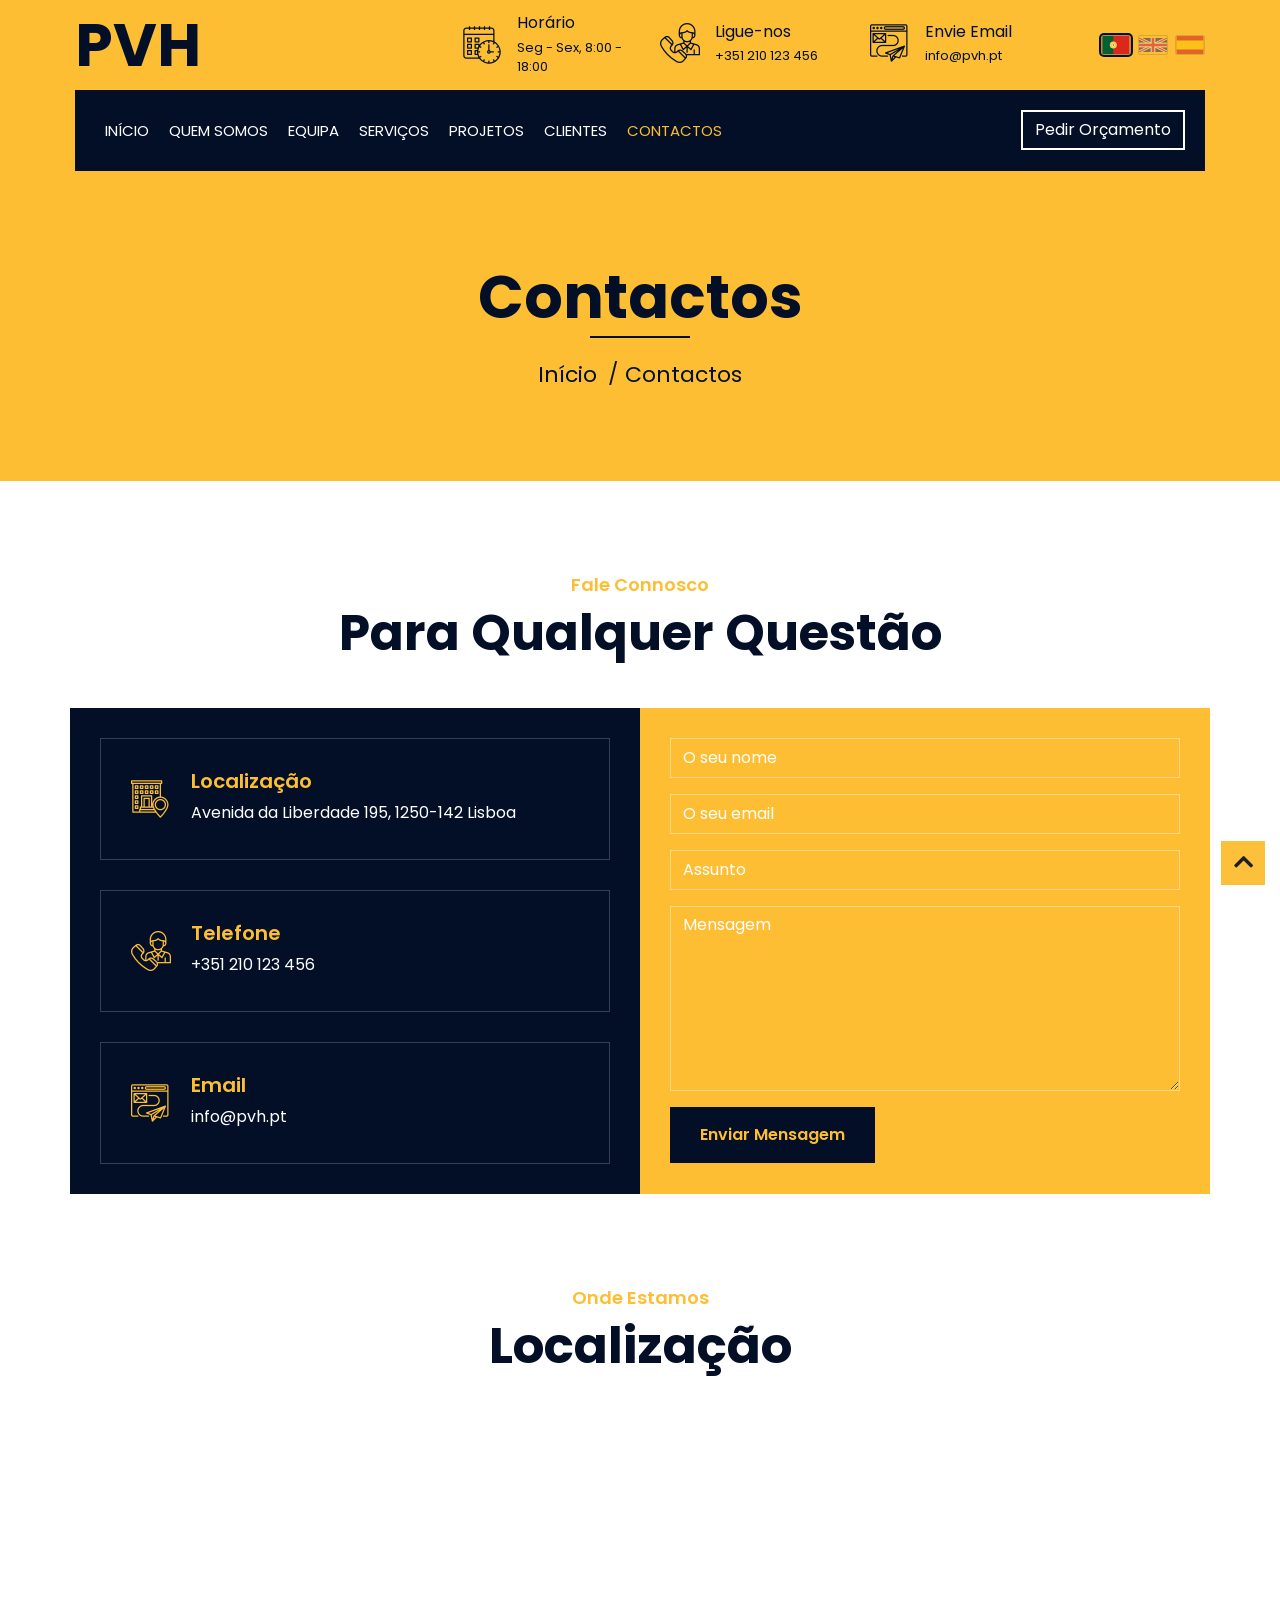
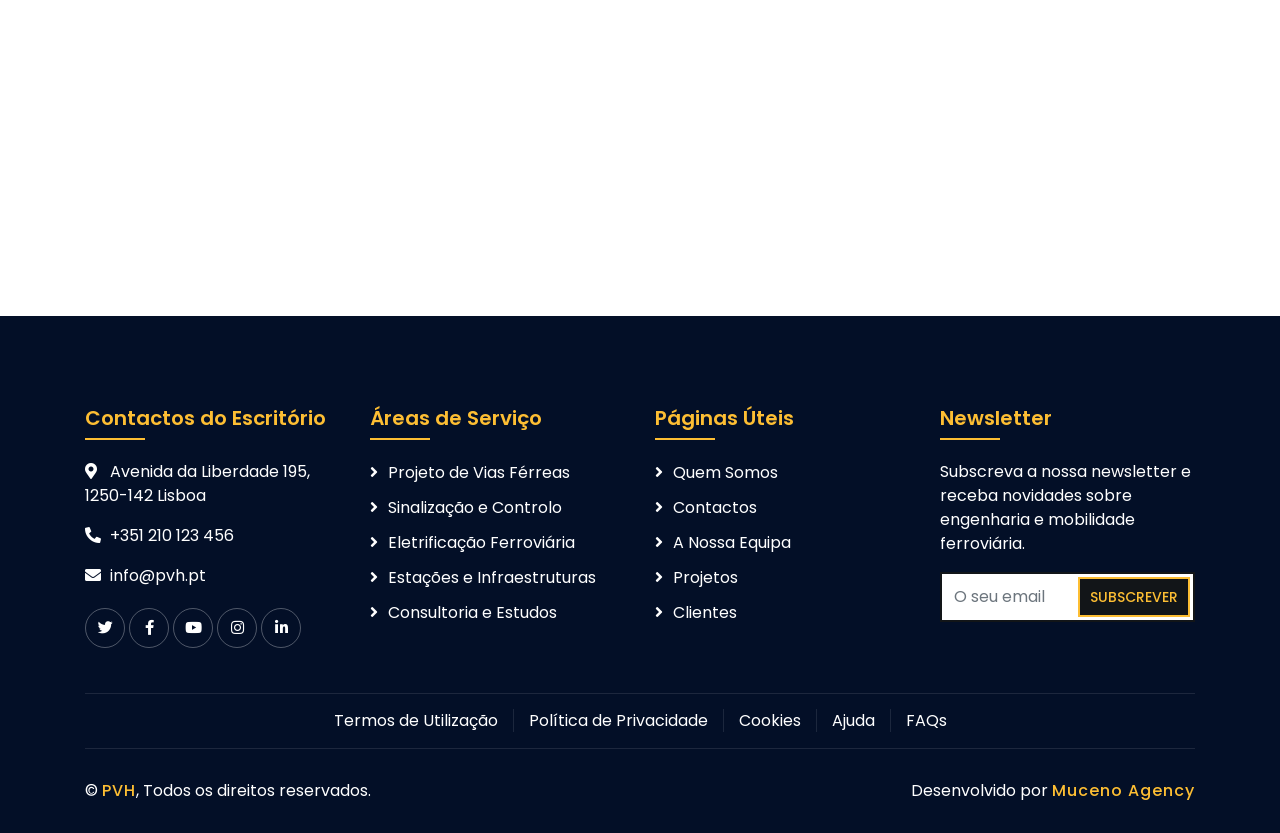
<file: contact.html>
<!DOCTYPE html>
<html lang="pt">
    <head>
        <meta charset="utf-8">
        <title>PVH - Contactos</title>
        <meta content="width=device-width, initial-scale=1.0" name="viewport">
        <meta content="PVH, engenharia ferrovi&aacute;ria, ferrovia, alta velocidade, metro, sinaliza&ccedil;&atilde;o, Lisboa" name="keywords">
        <meta content="PVH - engenharia ferrovi&aacute;ria em Lisboa. Projeto, consultoria e supervis&atilde;o de infraestruturas de alta velocidade, metro e ferrovia convencional." name="description">

        <!-- Favicon -->
        <link href="img/favicon.ico" rel="icon">

        <!-- Google Font -->
        <link href="https://fonts.googleapis.com/css2?family=Poppins:wght@100;200;300;400;500;600;700;800;900&display=swap" rel="stylesheet">

        <!-- CSS Libraries -->
        <link href="https://stackpath.bootstrapcdn.com/bootstrap/4.4.1/css/bootstrap.min.css" rel="stylesheet">
        <link href="https://cdnjs.cloudflare.com/ajax/libs/font-awesome/5.10.0/css/all.min.css" rel="stylesheet">
        <link href="lib/flaticon/font/flaticon.css" rel="stylesheet"> 
        <link href="lib/animate/animate.min.css" rel="stylesheet">
        <link href="lib/owlcarousel/assets/owl.carousel.min.css" rel="stylesheet">
        <link href="lib/lightbox/css/lightbox.min.css" rel="stylesheet">
        <link href="lib/slick/slick.css" rel="stylesheet">
        <link href="lib/slick/slick-theme.css" rel="stylesheet">

        <!-- Template Stylesheet -->
        <link href="css/style.css" rel="stylesheet">
    </head>

    <body>
        <div class="wrapper">
                        <!-- Top Bar Start -->
            <div class="top-bar">
                <div class="container-fluid">
                    <div class="row align-items-center">
                        <div class="col-6 col-lg-4">
                            <div class="logo">
                                <a href="index.html">
                                    <h1>PVH</h1>
                                </a>
                            </div>
                        </div>
                        <div class="col-lg-6 d-none d-lg-block">
                            <div class="row">
                                <div class="col-4">
                                    <div class="top-bar-item">
                                        <div class="top-bar-icon"><i class="flaticon-calendar"></i></div>
                                        <div class="top-bar-text">
                                            <h3>Hor&aacute;rio</h3>
                                            <p>Seg - Sex, 8:00 - 18:00</p>
                                        </div>
                                    </div>
                                </div>
                                <div class="col-4">
                                    <div class="top-bar-item">
                                        <div class="top-bar-icon"><i class="flaticon-call"></i></div>
                                        <div class="top-bar-text">
                                            <h3>Ligue-nos</h3>
                                            <p>+351 210 123 456</p>
                                        </div>
                                    </div>
                                </div>
                                <div class="col-4">
                                    <div class="top-bar-item">
                                        <div class="top-bar-icon"><i class="flaticon-send-mail"></i></div>
                                        <div class="top-bar-text">
                                            <h3>Envie Email</h3>
                                            <p>info@pvh.pt</p>
                                        </div>
                                    </div>
                                </div>
                            </div>
                        </div>
                        <div class="col-6 col-lg-2 d-flex align-items-center justify-content-end">
                            <div class="lang-switch">
                                <button type="button" class="lang-btn" data-lang="pt" title="Portugu&ecirc;s" aria-label="Portugu&ecirc;s"><svg viewBox="0 0 30 20"><rect width="30" height="20" fill="#da291c"/><rect width="12" height="20" fill="#006233"/><circle cx="12" cy="10" r="3.6" fill="#ffcc00" stroke="#fff" stroke-width=".5"/><circle cx="12" cy="10" r="1.7" fill="#fff"/><circle cx="12" cy="10" r=".9" fill="#da291c"/></svg></button>
                                <button type="button" class="lang-btn" data-lang="en" title="English" aria-label="English"><svg viewBox="0 0 60 30"><clipPath id="ukc"><rect width="60" height="30"/></clipPath><g clip-path="url(#ukc)"><rect width="60" height="30" fill="#012169"/><path d="M0,0 60,30 M60,0 0,30" stroke="#fff" stroke-width="6"/><path d="M0,0 60,30 M60,0 0,30" stroke="#C8102E" stroke-width="3"/><rect x="25" width="10" height="30" fill="#fff"/><rect y="10" width="60" height="10" fill="#fff"/><rect x="27" width="6" height="30" fill="#C8102E"/><rect y="12" width="60" height="6" fill="#C8102E"/></g></svg></button>
                                <button type="button" class="lang-btn" data-lang="es" title="Espa&ntilde;ol" aria-label="Espa&ntilde;ol"><svg viewBox="0 0 30 20"><rect width="30" height="20" fill="#c60b1e"/><rect y="5" width="30" height="10" fill="#ffc400"/></svg></button>
                            </div>
                        </div>
                    </div>
                </div>
            </div>
            <!-- Top Bar End -->

                        <!-- Nav Bar Start -->
            <div class="nav-bar">
                <div class="container-fluid">
                    <nav class="navbar navbar-expand-lg bg-dark navbar-dark">
                        <a href="index.html" class="navbar-brand">MENU</a>
                        <button type="button" class="navbar-toggler" data-toggle="collapse" data-target="#navbarCollapse">
                            <span class="navbar-toggler-icon"></span>
                        </button>
                        <div class="collapse navbar-collapse justify-content-between" id="navbarCollapse">
                            <div class="navbar-nav mr-auto">
                                <a href="index.html" class="nav-item nav-link">IN&Iacute;CIO</a>
                                <a href="about.html" class="nav-item nav-link">QUEM SOMOS</a>
                                <a href="team.html" class="nav-item nav-link">EQUIPA</a>
                                <a href="service.html" class="nav-item nav-link">SERVI&Ccedil;OS</a>
                                <a href="portfolio.html" class="nav-item nav-link">PROJETOS</a>
                                <a href="index.html#clientes" class="nav-item nav-link">CLIENTES</a>
                                <a href="contact.html" class="nav-item nav-link active">CONTACTOS</a>
                            </div>
                            <div class="ml-auto">
                                <a class="btn" href="contact.html">Pedir Or&ccedil;amento</a>
                            </div>
                        </div>
                    </nav>
                </div>
            </div>
            <!-- Nav Bar End -->
            
            
            <!-- Page Header Start -->
            <div class="page-header">
                <div class="container">
                    <div class="row">
                        <div class="col-12">
                            <h2>Contactos</h2>
                        </div>
                        <div class="col-12">
                            <a href="index.html">In&iacute;cio</a>
                            <a href="contact.html">Contactos</a>
                        </div>
                    </div>
                </div>
            </div>
            <!-- Page Header End -->


                        <!-- Contact Start -->
            <div class="contact wow fadeInUp">
                <div class="container">
                    <div class="section-header text-center">
                        <p>Fale Connosco</p>
                        <h2>Para Qualquer Quest&atilde;o</h2>
                    </div>
                    <div class="row">
                        <div class="col-md-6">
                            <div class="contact-info">
                                <div class="contact-item">
                                    <i class="flaticon-address"></i>
                                    <div class="contact-text">
                                        <h2>Localiza&ccedil;&atilde;o</h2>
                                        <p>Avenida da Liberdade 195, 1250-142 Lisboa</p>
                                    </div>
                                </div>
                                <div class="contact-item">
                                    <i class="flaticon-call"></i>
                                    <div class="contact-text">
                                        <h2>Telefone</h2>
                                        <p>+351 210 123 456</p>
                                    </div>
                                </div>
                                <div class="contact-item">
                                    <i class="flaticon-send-mail"></i>
                                    <div class="contact-text">
                                        <h2>Email</h2>
                                        <p>info@pvh.pt</p>
                                    </div>
                                </div>
                            </div>
                        </div>
                        <div class="col-md-6">
                            <div class="contact-form">
                                <div id="success"></div>
                                <form name="sentMessage" id="contactForm" novalidate="novalidate">
                                    <div class="control-group">
                                        <input type="text" class="form-control" id="name" placeholder="O seu nome" required="required" data-validation-required-message="Por favor introduza o seu nome" />
                                        <p class="help-block text-danger"></p>
                                    </div>
                                    <div class="control-group">
                                        <input type="email" class="form-control" id="email" placeholder="O seu email" required="required" data-validation-required-message="Por favor introduza o seu email" />
                                        <p class="help-block text-danger"></p>
                                    </div>
                                    <div class="control-group">
                                        <input type="text" class="form-control" id="subject" placeholder="Assunto" required="required" data-validation-required-message="Por favor introduza um assunto" />
                                        <p class="help-block text-danger"></p>
                                    </div>
                                    <div class="control-group">
                                        <textarea class="form-control" id="message" placeholder="Mensagem" required="required" data-validation-required-message="Por favor introduza a sua mensagem"></textarea>
                                        <p class="help-block text-danger"></p>
                                    </div>
                                    <div>
                                        <button class="btn" type="submit" id="sendMessageButton">Enviar Mensagem</button>
                                    </div>
                                </form>
                            </div>
                        </div>
                    </div>
                </div>
            </div>
            <!-- Contact End -->


            <!-- Map Start -->
            <div class="map wow fadeInUp">
                <div class="container-fluid px-0">
                    <div class="section-header text-center">
                        <p>Onde Estamos</p>
                        <h2>Localiza&ccedil;&atilde;o</h2>
                    </div>
                    <iframe src="https://maps.google.com/maps?q=Avenida%20da%20Liberdade%2C%20Lisboa&t=&z=14&ie=UTF8&iwloc=&output=embed" width="100%" height="450" frameborder="0" style="border:0;display:block;" allowfullscreen="" aria-hidden="false" tabindex="0"></iframe>
                </div>
            </div>
            <!-- Map End -->


                        <!-- Footer Start -->
            <div class="footer wow fadeIn" data-wow-delay="0.3s">
                <div class="container">
                    <div class="row">
                        <div class="col-md-6 col-lg-3">
                            <div class="footer-contact">
                                <h2>Contactos do Escrit&oacute;rio</h2>
                                <p><i class="fa fa-map-marker-alt"></i>Avenida da Liberdade 195, 1250-142 Lisboa</p>
                                <p><i class="fa fa-phone-alt"></i>+351 210 123 456</p>
                                <p><i class="fa fa-envelope"></i>info@pvh.pt</p>
                                <div class="footer-social">
                                    <a href=""><i class="fab fa-twitter"></i></a>
                                    <a href=""><i class="fab fa-facebook-f"></i></a>
                                    <a href=""><i class="fab fa-youtube"></i></a>
                                    <a href=""><i class="fab fa-instagram"></i></a>
                                    <a href=""><i class="fab fa-linkedin-in"></i></a>
                                </div>
                            </div>
                        </div>
                        <div class="col-md-6 col-lg-3">
                            <div class="footer-link">
                                <h2>&Aacute;reas de Servi&ccedil;o</h2>
                                <a href="service.html">Projeto de Vias F&eacute;rreas</a>
                                <a href="service.html">Sinaliza&ccedil;&atilde;o e Controlo</a>
                                <a href="service.html">Eletrifica&ccedil;&atilde;o Ferrovi&aacute;ria</a>
                                <a href="service.html">Esta&ccedil;&otilde;es e Infraestruturas</a>
                                <a href="service.html">Consultoria e Estudos</a>
                            </div>
                        </div>
                        <div class="col-md-6 col-lg-3">
                            <div class="footer-link">
                                <h2>P&aacute;ginas &Uacute;teis</h2>
                                <a href="about.html">Quem Somos</a>
                                <a href="contact.html">Contactos</a>
                                <a href="team.html">A Nossa Equipa</a>
                                <a href="portfolio.html">Projetos</a>
                                <a href="index.html#clientes">Clientes</a>
                            </div>
                        </div>
                        <div class="col-md-6 col-lg-3">
                            <div class="newsletter">
                                <h2>Newsletter</h2>
                                <p>Subscreva a nossa newsletter e receba novidades sobre engenharia e mobilidade ferrovi&aacute;ria.</p>
                                <div class="form">
                                    <input class="form-control" placeholder="O seu email">
                                    <button class="btn">Subscrever</button>
                                </div>
                            </div>
                        </div>
                    </div>
                </div>
                <div class="container footer-menu">
                    <div class="f-menu">
                        <a href="">Termos de Utiliza&ccedil;&atilde;o</a>
                        <a href="">Pol&iacute;tica de Privacidade</a>
                        <a href="">Cookies</a>
                        <a href="">Ajuda</a>
                        <a href="">FAQs</a>
                    </div>
                </div>
                <div class="container copyright">
                    <div class="row">
                        <div class="col-md-6">
                            <p>&copy; <a href="index.html">PVH</a>, Todos os direitos reservados.</p>
                        </div>
                        <div class="col-md-6">
                            <p>Desenvolvido por <a href="#">Muceno Agency</a></p>
                        </div>
                    </div>
                </div>
            </div>
            <!-- Footer End -->

            <a href="#" class="back-to-top"><i class="fa fa-chevron-up"></i></a>
        </div>

        <!-- JavaScript Libraries -->
        <script src="https://code.jquery.com/jquery-3.4.1.min.js"></script>
        <script src="https://stackpath.bootstrapcdn.com/bootstrap/4.4.1/js/bootstrap.bundle.min.js"></script>
        <script src="lib/easing/easing.min.js"></script>
        <script src="lib/wow/wow.min.js"></script>
        <script src="lib/owlcarousel/owl.carousel.min.js"></script>
        <script src="lib/isotope/isotope.pkgd.min.js"></script>
        <script src="lib/lightbox/js/lightbox.min.js"></script>
        <script src="lib/waypoints/waypoints.min.js"></script>
        <script src="lib/counterup/counterup.min.js"></script>
        <script src="lib/slick/slick.min.js"></script>
        
        <!-- Contact Javascript File -->
        <script src="mail/jqBootstrapValidation.min.js"></script>
        <script src="mail/contact.js"></script>

        <!-- Template Javascript -->
        <script src="js/lang.js"></script>
        <script src="js/main.js"></script>
    </body>
</html>
</file>
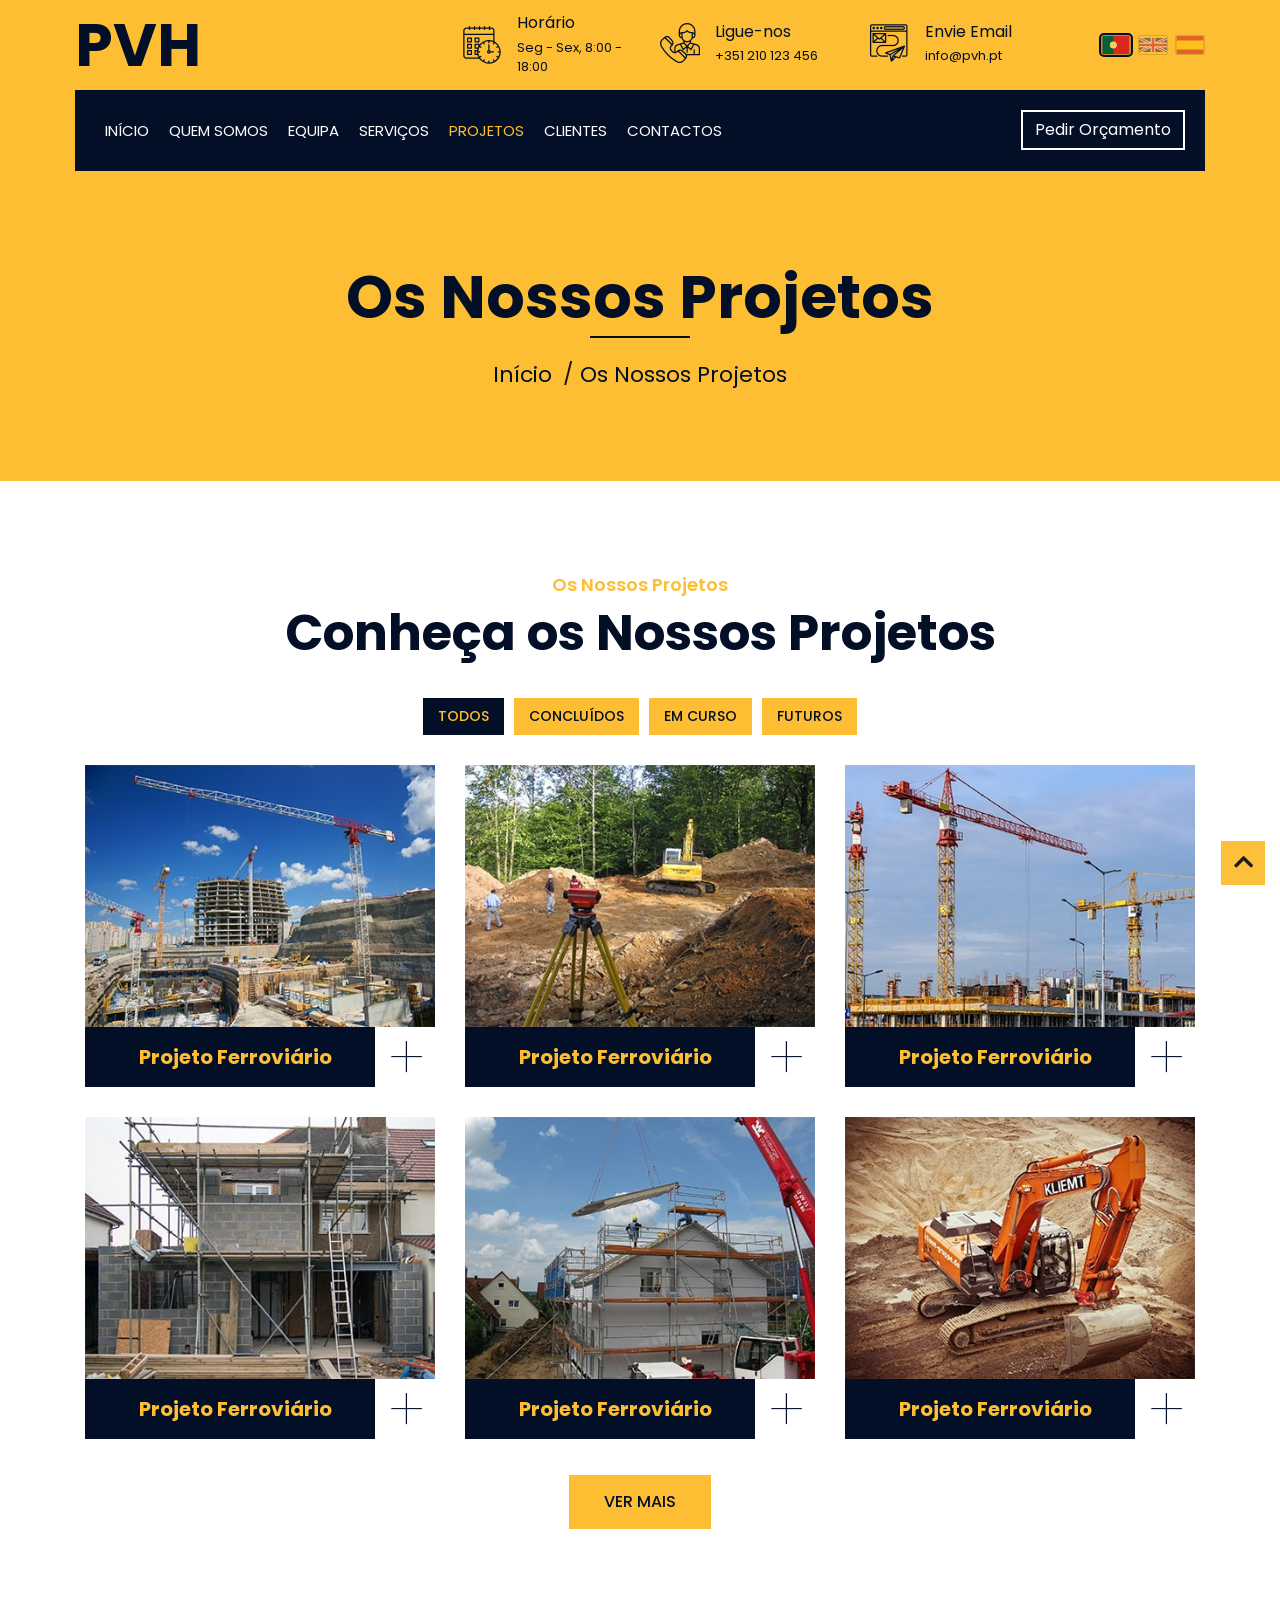
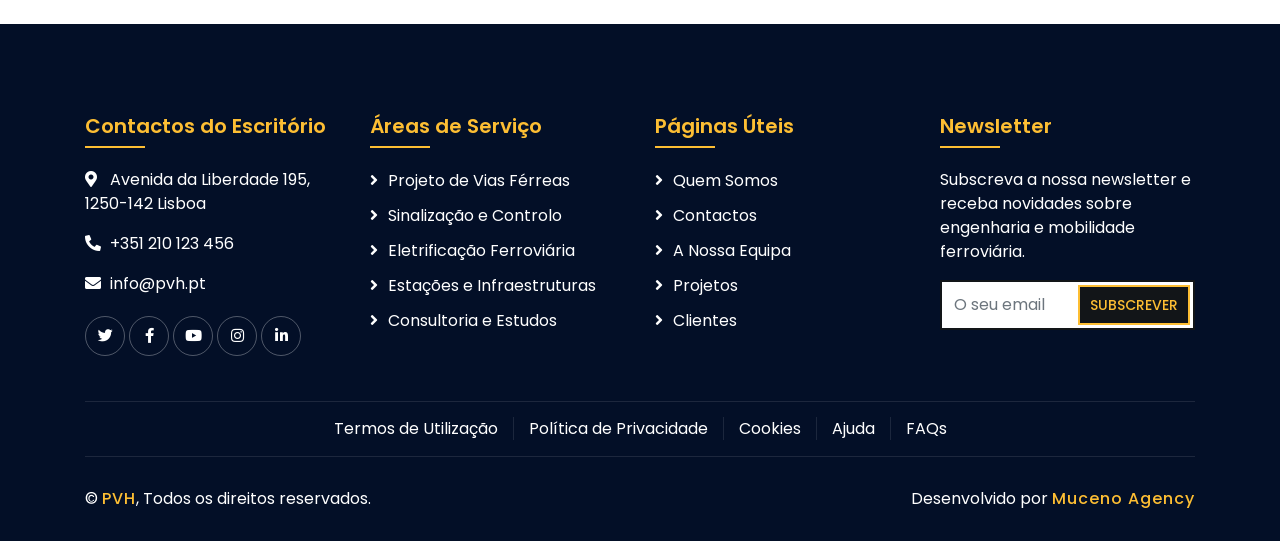
<file: portfolio.html>
<!DOCTYPE html>
<html lang="pt">
    <head>
        <meta charset="utf-8">
        <title>PVH - Projetos</title>
        <meta content="width=device-width, initial-scale=1.0" name="viewport">
        <meta content="PVH, engenharia ferrovi&aacute;ria, ferrovia, alta velocidade, metro, sinaliza&ccedil;&atilde;o, Lisboa" name="keywords">
        <meta content="PVH - engenharia ferrovi&aacute;ria em Lisboa. Projeto, consultoria e supervis&atilde;o de infraestruturas de alta velocidade, metro e ferrovia convencional." name="description">

        <!-- Favicon -->
        <link href="img/favicon.ico" rel="icon">

        <!-- Google Font -->
        <link href="https://fonts.googleapis.com/css2?family=Poppins:wght@100;200;300;400;500;600;700;800;900&display=swap" rel="stylesheet">

        <!-- CSS Libraries -->
        <link href="https://stackpath.bootstrapcdn.com/bootstrap/4.4.1/css/bootstrap.min.css" rel="stylesheet">
        <link href="https://cdnjs.cloudflare.com/ajax/libs/font-awesome/5.10.0/css/all.min.css" rel="stylesheet">
        <link href="lib/flaticon/font/flaticon.css" rel="stylesheet"> 
        <link href="lib/animate/animate.min.css" rel="stylesheet">
        <link href="lib/owlcarousel/assets/owl.carousel.min.css" rel="stylesheet">
        <link href="lib/lightbox/css/lightbox.min.css" rel="stylesheet">
        <link href="lib/slick/slick.css" rel="stylesheet">
        <link href="lib/slick/slick-theme.css" rel="stylesheet">

        <!-- Template Stylesheet -->
        <link href="css/style.css" rel="stylesheet">
    </head>

    <body>
        <div class="wrapper">
                        <!-- Top Bar Start -->
            <div class="top-bar">
                <div class="container-fluid">
                    <div class="row align-items-center">
                        <div class="col-6 col-lg-4">
                            <div class="logo">
                                <a href="index.html">
                                    <h1>PVH</h1>
                                </a>
                            </div>
                        </div>
                        <div class="col-lg-6 d-none d-lg-block">
                            <div class="row">
                                <div class="col-4">
                                    <div class="top-bar-item">
                                        <div class="top-bar-icon"><i class="flaticon-calendar"></i></div>
                                        <div class="top-bar-text">
                                            <h3>Hor&aacute;rio</h3>
                                            <p>Seg - Sex, 8:00 - 18:00</p>
                                        </div>
                                    </div>
                                </div>
                                <div class="col-4">
                                    <div class="top-bar-item">
                                        <div class="top-bar-icon"><i class="flaticon-call"></i></div>
                                        <div class="top-bar-text">
                                            <h3>Ligue-nos</h3>
                                            <p>+351 210 123 456</p>
                                        </div>
                                    </div>
                                </div>
                                <div class="col-4">
                                    <div class="top-bar-item">
                                        <div class="top-bar-icon"><i class="flaticon-send-mail"></i></div>
                                        <div class="top-bar-text">
                                            <h3>Envie Email</h3>
                                            <p>info@pvh.pt</p>
                                        </div>
                                    </div>
                                </div>
                            </div>
                        </div>
                        <div class="col-6 col-lg-2 d-flex align-items-center justify-content-end">
                            <div class="lang-switch">
                                <button type="button" class="lang-btn" data-lang="pt" title="Portugu&ecirc;s" aria-label="Portugu&ecirc;s"><svg viewBox="0 0 30 20"><rect width="30" height="20" fill="#da291c"/><rect width="12" height="20" fill="#006233"/><circle cx="12" cy="10" r="3.6" fill="#ffcc00" stroke="#fff" stroke-width=".5"/><circle cx="12" cy="10" r="1.7" fill="#fff"/><circle cx="12" cy="10" r=".9" fill="#da291c"/></svg></button>
                                <button type="button" class="lang-btn" data-lang="en" title="English" aria-label="English"><svg viewBox="0 0 60 30"><clipPath id="ukc"><rect width="60" height="30"/></clipPath><g clip-path="url(#ukc)"><rect width="60" height="30" fill="#012169"/><path d="M0,0 60,30 M60,0 0,30" stroke="#fff" stroke-width="6"/><path d="M0,0 60,30 M60,0 0,30" stroke="#C8102E" stroke-width="3"/><rect x="25" width="10" height="30" fill="#fff"/><rect y="10" width="60" height="10" fill="#fff"/><rect x="27" width="6" height="30" fill="#C8102E"/><rect y="12" width="60" height="6" fill="#C8102E"/></g></svg></button>
                                <button type="button" class="lang-btn" data-lang="es" title="Espa&ntilde;ol" aria-label="Espa&ntilde;ol"><svg viewBox="0 0 30 20"><rect width="30" height="20" fill="#c60b1e"/><rect y="5" width="30" height="10" fill="#ffc400"/></svg></button>
                            </div>
                        </div>
                    </div>
                </div>
            </div>
            <!-- Top Bar End -->

                        <!-- Nav Bar Start -->
            <div class="nav-bar">
                <div class="container-fluid">
                    <nav class="navbar navbar-expand-lg bg-dark navbar-dark">
                        <a href="index.html" class="navbar-brand">MENU</a>
                        <button type="button" class="navbar-toggler" data-toggle="collapse" data-target="#navbarCollapse">
                            <span class="navbar-toggler-icon"></span>
                        </button>
                        <div class="collapse navbar-collapse justify-content-between" id="navbarCollapse">
                            <div class="navbar-nav mr-auto">
                                <a href="index.html" class="nav-item nav-link">IN&Iacute;CIO</a>
                                <a href="about.html" class="nav-item nav-link">QUEM SOMOS</a>
                                <a href="team.html" class="nav-item nav-link">EQUIPA</a>
                                <a href="service.html" class="nav-item nav-link">SERVI&Ccedil;OS</a>
                                <a href="portfolio.html" class="nav-item nav-link active">PROJETOS</a>
                                <a href="index.html#clientes" class="nav-item nav-link">CLIENTES</a>
                                <a href="contact.html" class="nav-item nav-link">CONTACTOS</a>
                            </div>
                            <div class="ml-auto">
                                <a class="btn" href="contact.html">Pedir Or&ccedil;amento</a>
                            </div>
                        </div>
                    </nav>
                </div>
            </div>
            <!-- Nav Bar End -->
            
            
            <!-- Page Header Start -->
            <div class="page-header">
                <div class="container">
                    <div class="row">
                        <div class="col-12">
                            <h2>Os Nossos Projetos</h2>
                        </div>
                        <div class="col-12">
                            <a href="index.html">In&iacute;cio</a>
                            <a href="portfolio.html">Os Nossos Projetos</a>
                        </div>
                    </div>
                </div>
            </div>
            <!-- Page Header End -->


            <!-- Portfolio Start -->
            <div class="portfolio">
                <div class="container">
                    <div class="section-header text-center">
                        <p>Os Nossos Projetos</p>
                        <h2>Conhe&ccedil;a os Nossos Projetos</h2>
                    </div>
                    <div class="row">
                        <div class="col-12">
                            <ul id="portfolio-flters">
                                <li data-filter="*" class="filter-active">Todos</li>
                                <li data-filter=".first">Conclu&iacute;dos</li>
                                <li data-filter=".second">Em Curso</li>
                                <li data-filter=".third">Futuros</li>
                            </ul>
                        </div>
                    </div>
                    <div class="row portfolio-container">
                        <div class="col-lg-4 col-md-6 col-sm-12 portfolio-item first wow fadeInUp" data-wow-delay="0.1s">
                            <div class="portfolio-warp">
                                <div class="portfolio-img">
                                    <img src="img/portfolio-1.jpg" alt="Image">
                                    <div class="portfolio-overlay">
                                        <p>
                                            A PVH desenvolve solu&ccedil;&otilde;es de engenharia ferrovi&aacute;ria para alta velocidade, metro e ferrovia convencional, do estudo pr&eacute;vio &agrave; supervis&atilde;o de obra, com rigor t&eacute;cnico e foco na seguran&ccedil;a.</p>
                                    </div>
                                </div>
                                <div class="portfolio-text">
                                    <h3>Projeto Ferrovi&aacute;rio</h3>
                                    <a class="btn" href="img/portfolio-1.jpg" data-lightbox="portfolio">+</a>
                                </div>
                            </div>
                        </div>
                        <div class="col-lg-4 col-md-6 col-sm-12 portfolio-item second wow fadeInUp" data-wow-delay="0.2s">
                            <div class="portfolio-warp">
                                <div class="portfolio-img">
                                    <img src="img/portfolio-2.jpg" alt="Image">
                                    <div class="portfolio-overlay">
                                        <p>
                                            A PVH desenvolve solu&ccedil;&otilde;es de engenharia ferrovi&aacute;ria para alta velocidade, metro e ferrovia convencional, do estudo pr&eacute;vio &agrave; supervis&atilde;o de obra, com rigor t&eacute;cnico e foco na seguran&ccedil;a.</p>
                                    </div>
                                </div>
                                <div class="portfolio-text">
                                    <h3>Projeto Ferrovi&aacute;rio</h3>
                                    <a class="btn" href="img/portfolio-2.jpg" data-lightbox="portfolio">+</a>
                                </div>
                            </div>
                        </div>
                        <div class="col-lg-4 col-md-6 col-sm-12 portfolio-item third wow fadeInUp" data-wow-delay="0.3s">
                            <div class="portfolio-warp">
                                <div class="portfolio-img">
                                    <img src="img/portfolio-3.jpg" alt="Image">
                                    <div class="portfolio-overlay">
                                        <p>
                                            A PVH desenvolve solu&ccedil;&otilde;es de engenharia ferrovi&aacute;ria para alta velocidade, metro e ferrovia convencional, do estudo pr&eacute;vio &agrave; supervis&atilde;o de obra, com rigor t&eacute;cnico e foco na seguran&ccedil;a.</p>
                                    </div>
                                </div>
                                <div class="portfolio-text">
                                    <h3>Projeto Ferrovi&aacute;rio</h3>
                                    <a class="btn" href="img/portfolio-3.jpg" data-lightbox="portfolio">+</a>
                                </div>
                            </div>
                        </div>
                        <div class="col-lg-4 col-md-6 col-sm-12 portfolio-item first wow fadeInUp" data-wow-delay="0.4s">
                            <div class="portfolio-warp">
                                <div class="portfolio-img">
                                    <img src="img/portfolio-4.jpg" alt="Image">
                                    <div class="portfolio-overlay">
                                        <p>
                                            A PVH desenvolve solu&ccedil;&otilde;es de engenharia ferrovi&aacute;ria para alta velocidade, metro e ferrovia convencional, do estudo pr&eacute;vio &agrave; supervis&atilde;o de obra, com rigor t&eacute;cnico e foco na seguran&ccedil;a.</p>
                                    </div>
                                </div>
                                <div class="portfolio-text">
                                    <h3>Projeto Ferrovi&aacute;rio</h3>
                                    <a class="btn" href="img/portfolio-4.jpg" data-lightbox="portfolio">+</a>
                                </div>
                            </div>
                        </div>
                        <div class="col-lg-4 col-md-6 col-sm-12 portfolio-item second wow fadeInUp" data-wow-delay="0.5s">
                            <div class="portfolio-warp">
                                <div class="portfolio-img">
                                    <img src="img/portfolio-5.jpg" alt="Image">
                                    <div class="portfolio-overlay">
                                        <p>
                                            A PVH desenvolve solu&ccedil;&otilde;es de engenharia ferrovi&aacute;ria para alta velocidade, metro e ferrovia convencional, do estudo pr&eacute;vio &agrave; supervis&atilde;o de obra, com rigor t&eacute;cnico e foco na seguran&ccedil;a.</p>
                                    </div>
                                </div>
                                <div class="portfolio-text">
                                    <h3>Projeto Ferrovi&aacute;rio</h3>
                                    <a class="btn" href="img/portfolio-5.jpg" data-lightbox="portfolio">+</a>
                                </div>
                            </div>
                        </div>
                        <div class="col-lg-4 col-md-6 col-sm-12 portfolio-item third wow fadeInUp" data-wow-delay="0.6s">
                            <div class="portfolio-warp">
                                <div class="portfolio-img">
                                    <img src="img/portfolio-6.jpg" alt="Image">
                                    <div class="portfolio-overlay">
                                        <p>
                                            A PVH desenvolve solu&ccedil;&otilde;es de engenharia ferrovi&aacute;ria para alta velocidade, metro e ferrovia convencional, do estudo pr&eacute;vio &agrave; supervis&atilde;o de obra, com rigor t&eacute;cnico e foco na seguran&ccedil;a.</p>
                                    </div>
                                </div>
                                <div class="portfolio-text">
                                    <h3>Projeto Ferrovi&aacute;rio</h3>
                                    <a class="btn" href="img/portfolio-6.jpg" data-lightbox="portfolio">+</a>
                                </div>
                            </div>
                        </div>
                    </div>
                    <div class="row">
                        <div class="col-12 load-more">
                            <a class="btn" href="#">Ver Mais</a>
                        </div>
                    </div>
                </div>
            </div>
            <!-- Portfolio End -->


                        <!-- Footer Start -->
            <div class="footer wow fadeIn" data-wow-delay="0.3s">
                <div class="container">
                    <div class="row">
                        <div class="col-md-6 col-lg-3">
                            <div class="footer-contact">
                                <h2>Contactos do Escrit&oacute;rio</h2>
                                <p><i class="fa fa-map-marker-alt"></i>Avenida da Liberdade 195, 1250-142 Lisboa</p>
                                <p><i class="fa fa-phone-alt"></i>+351 210 123 456</p>
                                <p><i class="fa fa-envelope"></i>info@pvh.pt</p>
                                <div class="footer-social">
                                    <a href=""><i class="fab fa-twitter"></i></a>
                                    <a href=""><i class="fab fa-facebook-f"></i></a>
                                    <a href=""><i class="fab fa-youtube"></i></a>
                                    <a href=""><i class="fab fa-instagram"></i></a>
                                    <a href=""><i class="fab fa-linkedin-in"></i></a>
                                </div>
                            </div>
                        </div>
                        <div class="col-md-6 col-lg-3">
                            <div class="footer-link">
                                <h2>&Aacute;reas de Servi&ccedil;o</h2>
                                <a href="service.html">Projeto de Vias F&eacute;rreas</a>
                                <a href="service.html">Sinaliza&ccedil;&atilde;o e Controlo</a>
                                <a href="service.html">Eletrifica&ccedil;&atilde;o Ferrovi&aacute;ria</a>
                                <a href="service.html">Esta&ccedil;&otilde;es e Infraestruturas</a>
                                <a href="service.html">Consultoria e Estudos</a>
                            </div>
                        </div>
                        <div class="col-md-6 col-lg-3">
                            <div class="footer-link">
                                <h2>P&aacute;ginas &Uacute;teis</h2>
                                <a href="about.html">Quem Somos</a>
                                <a href="contact.html">Contactos</a>
                                <a href="team.html">A Nossa Equipa</a>
                                <a href="portfolio.html">Projetos</a>
                                <a href="index.html#clientes">Clientes</a>
                            </div>
                        </div>
                        <div class="col-md-6 col-lg-3">
                            <div class="newsletter">
                                <h2>Newsletter</h2>
                                <p>Subscreva a nossa newsletter e receba novidades sobre engenharia e mobilidade ferrovi&aacute;ria.</p>
                                <div class="form">
                                    <input class="form-control" placeholder="O seu email">
                                    <button class="btn">Subscrever</button>
                                </div>
                            </div>
                        </div>
                    </div>
                </div>
                <div class="container footer-menu">
                    <div class="f-menu">
                        <a href="">Termos de Utiliza&ccedil;&atilde;o</a>
                        <a href="">Pol&iacute;tica de Privacidade</a>
                        <a href="">Cookies</a>
                        <a href="">Ajuda</a>
                        <a href="">FAQs</a>
                    </div>
                </div>
                <div class="container copyright">
                    <div class="row">
                        <div class="col-md-6">
                            <p>&copy; <a href="index.html">PVH</a>, Todos os direitos reservados.</p>
                        </div>
                        <div class="col-md-6">
                            <p>Desenvolvido por <a href="#">Muceno Agency</a></p>
                        </div>
                    </div>
                </div>
            </div>
            <!-- Footer End -->

            <a href="#" class="back-to-top"><i class="fa fa-chevron-up"></i></a>
        </div>

        <!-- JavaScript Libraries -->
        <script src="https://code.jquery.com/jquery-3.4.1.min.js"></script>
        <script src="https://stackpath.bootstrapcdn.com/bootstrap/4.4.1/js/bootstrap.bundle.min.js"></script>
        <script src="lib/easing/easing.min.js"></script>
        <script src="lib/wow/wow.min.js"></script>
        <script src="lib/owlcarousel/owl.carousel.min.js"></script>
        <script src="lib/isotope/isotope.pkgd.min.js"></script>
        <script src="lib/lightbox/js/lightbox.min.js"></script>
        <script src="lib/waypoints/waypoints.min.js"></script>
        <script src="lib/counterup/counterup.min.js"></script>
        <script src="lib/slick/slick.min.js"></script>

        <!-- Template Javascript -->
        <script src="js/lang.js"></script>
        <script src="js/main.js"></script>
    </body>
</html>
</file>
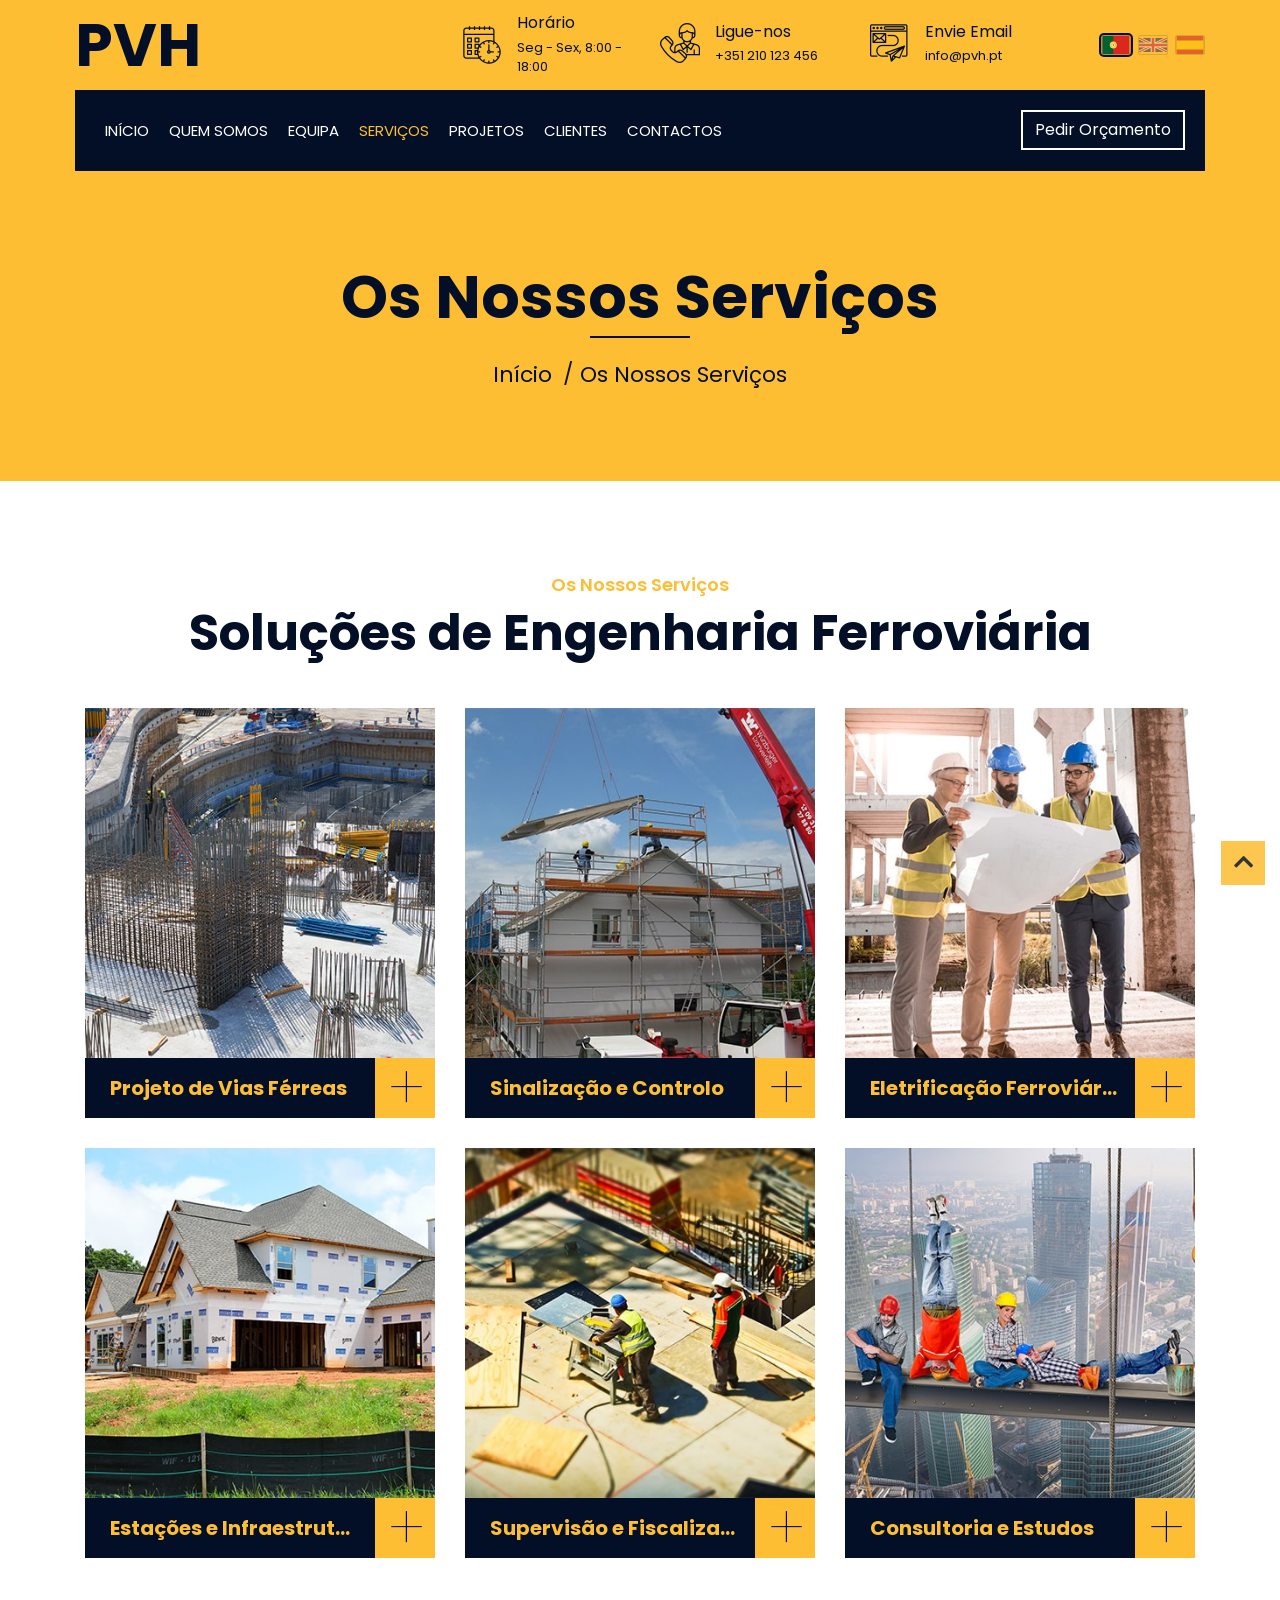
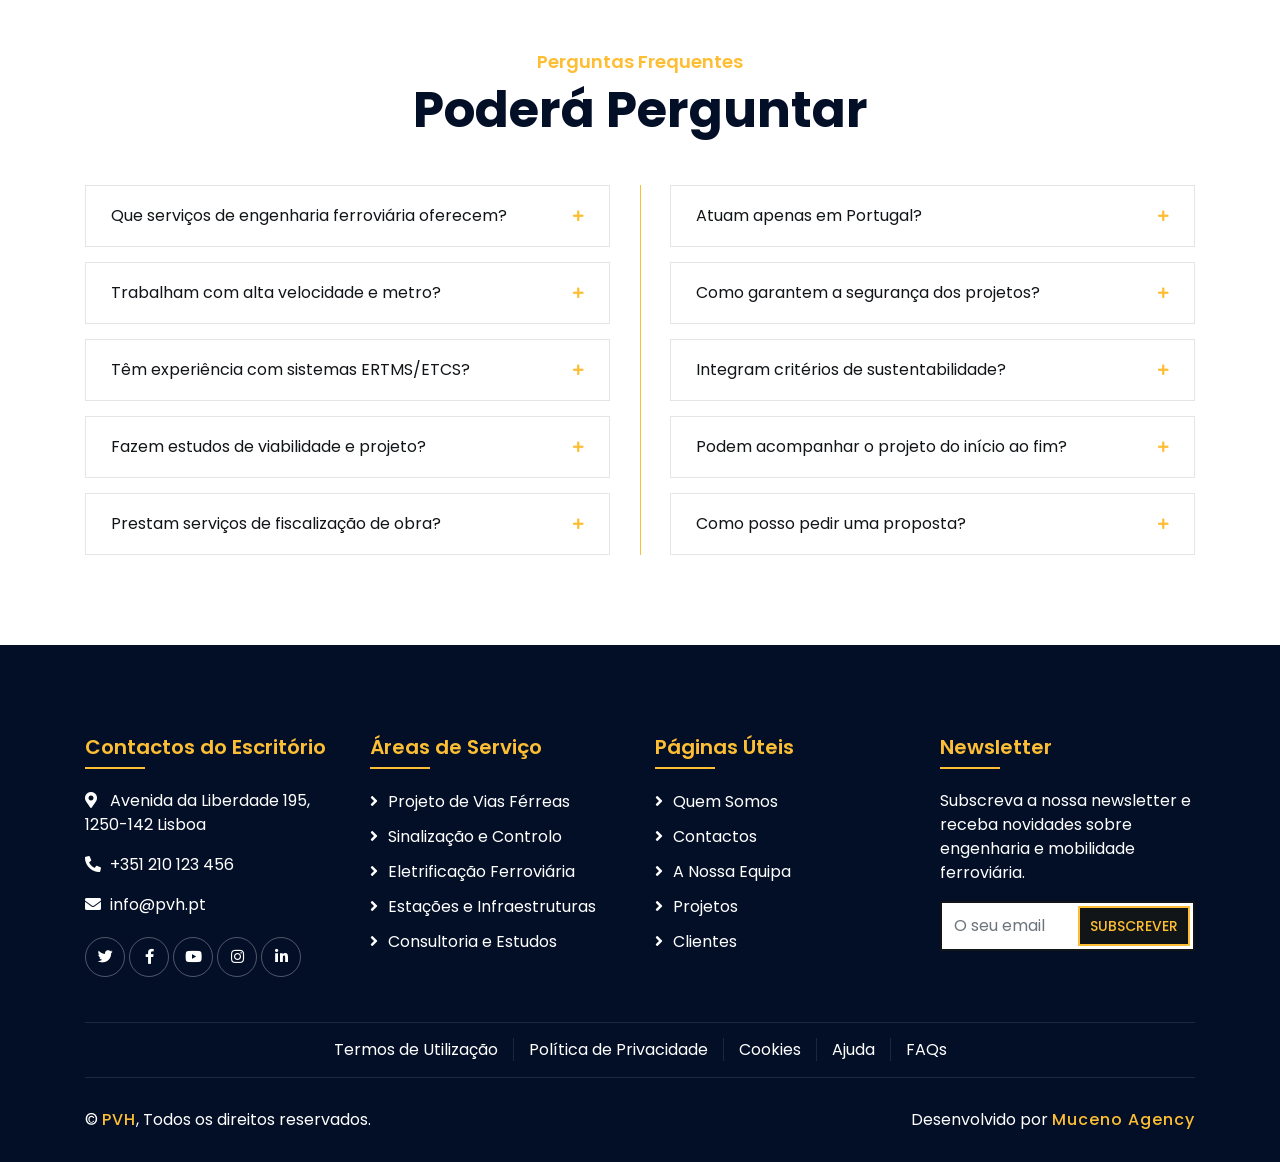
<file: service.html>
<!DOCTYPE html>
<html lang="pt">
    <head>
        <meta charset="utf-8">
        <title>PVH - Serviços</title>
        <meta content="width=device-width, initial-scale=1.0" name="viewport">
        <meta content="PVH, engenharia ferrovi&aacute;ria, ferrovia, alta velocidade, metro, sinaliza&ccedil;&atilde;o, Lisboa" name="keywords">
        <meta content="PVH - engenharia ferrovi&aacute;ria em Lisboa. Projeto, consultoria e supervis&atilde;o de infraestruturas de alta velocidade, metro e ferrovia convencional." name="description">

        <!-- Favicon -->
        <link href="img/favicon.ico" rel="icon">

        <!-- Google Font -->
        <link href="https://fonts.googleapis.com/css2?family=Poppins:wght@100;200;300;400;500;600;700;800;900&display=swap" rel="stylesheet">

        <!-- CSS Libraries -->
        <link href="https://stackpath.bootstrapcdn.com/bootstrap/4.4.1/css/bootstrap.min.css" rel="stylesheet">
        <link href="https://cdnjs.cloudflare.com/ajax/libs/font-awesome/5.10.0/css/all.min.css" rel="stylesheet">
        <link href="lib/flaticon/font/flaticon.css" rel="stylesheet"> 
        <link href="lib/animate/animate.min.css" rel="stylesheet">
        <link href="lib/owlcarousel/assets/owl.carousel.min.css" rel="stylesheet">
        <link href="lib/lightbox/css/lightbox.min.css" rel="stylesheet">
        <link href="lib/slick/slick.css" rel="stylesheet">
        <link href="lib/slick/slick-theme.css" rel="stylesheet">

        <!-- Template Stylesheet -->
        <link href="css/style.css" rel="stylesheet">
    </head>

    <body>
        <div class="wrapper">
                        <!-- Top Bar Start -->
            <div class="top-bar">
                <div class="container-fluid">
                    <div class="row align-items-center">
                        <div class="col-6 col-lg-4">
                            <div class="logo">
                                <a href="index.html">
                                    <h1>PVH</h1>
                                </a>
                            </div>
                        </div>
                        <div class="col-lg-6 d-none d-lg-block">
                            <div class="row">
                                <div class="col-4">
                                    <div class="top-bar-item">
                                        <div class="top-bar-icon"><i class="flaticon-calendar"></i></div>
                                        <div class="top-bar-text">
                                            <h3>Hor&aacute;rio</h3>
                                            <p>Seg - Sex, 8:00 - 18:00</p>
                                        </div>
                                    </div>
                                </div>
                                <div class="col-4">
                                    <div class="top-bar-item">
                                        <div class="top-bar-icon"><i class="flaticon-call"></i></div>
                                        <div class="top-bar-text">
                                            <h3>Ligue-nos</h3>
                                            <p>+351 210 123 456</p>
                                        </div>
                                    </div>
                                </div>
                                <div class="col-4">
                                    <div class="top-bar-item">
                                        <div class="top-bar-icon"><i class="flaticon-send-mail"></i></div>
                                        <div class="top-bar-text">
                                            <h3>Envie Email</h3>
                                            <p>info@pvh.pt</p>
                                        </div>
                                    </div>
                                </div>
                            </div>
                        </div>
                        <div class="col-6 col-lg-2 d-flex align-items-center justify-content-end">
                            <div class="lang-switch">
                                <button type="button" class="lang-btn" data-lang="pt" title="Portugu&ecirc;s" aria-label="Portugu&ecirc;s"><svg viewBox="0 0 30 20"><rect width="30" height="20" fill="#da291c"/><rect width="12" height="20" fill="#006233"/><circle cx="12" cy="10" r="3.6" fill="#ffcc00" stroke="#fff" stroke-width=".5"/><circle cx="12" cy="10" r="1.7" fill="#fff"/><circle cx="12" cy="10" r=".9" fill="#da291c"/></svg></button>
                                <button type="button" class="lang-btn" data-lang="en" title="English" aria-label="English"><svg viewBox="0 0 60 30"><clipPath id="ukc"><rect width="60" height="30"/></clipPath><g clip-path="url(#ukc)"><rect width="60" height="30" fill="#012169"/><path d="M0,0 60,30 M60,0 0,30" stroke="#fff" stroke-width="6"/><path d="M0,0 60,30 M60,0 0,30" stroke="#C8102E" stroke-width="3"/><rect x="25" width="10" height="30" fill="#fff"/><rect y="10" width="60" height="10" fill="#fff"/><rect x="27" width="6" height="30" fill="#C8102E"/><rect y="12" width="60" height="6" fill="#C8102E"/></g></svg></button>
                                <button type="button" class="lang-btn" data-lang="es" title="Espa&ntilde;ol" aria-label="Espa&ntilde;ol"><svg viewBox="0 0 30 20"><rect width="30" height="20" fill="#c60b1e"/><rect y="5" width="30" height="10" fill="#ffc400"/></svg></button>
                            </div>
                        </div>
                    </div>
                </div>
            </div>
            <!-- Top Bar End -->

                        <!-- Nav Bar Start -->
            <div class="nav-bar">
                <div class="container-fluid">
                    <nav class="navbar navbar-expand-lg bg-dark navbar-dark">
                        <a href="index.html" class="navbar-brand">MENU</a>
                        <button type="button" class="navbar-toggler" data-toggle="collapse" data-target="#navbarCollapse">
                            <span class="navbar-toggler-icon"></span>
                        </button>
                        <div class="collapse navbar-collapse justify-content-between" id="navbarCollapse">
                            <div class="navbar-nav mr-auto">
                                <a href="index.html" class="nav-item nav-link">IN&Iacute;CIO</a>
                                <a href="about.html" class="nav-item nav-link">QUEM SOMOS</a>
                                <a href="team.html" class="nav-item nav-link">EQUIPA</a>
                                <a href="service.html" class="nav-item nav-link active">SERVI&Ccedil;OS</a>
                                <a href="portfolio.html" class="nav-item nav-link">PROJETOS</a>
                                <a href="index.html#clientes" class="nav-item nav-link">CLIENTES</a>
                                <a href="contact.html" class="nav-item nav-link">CONTACTOS</a>
                            </div>
                            <div class="ml-auto">
                                <a class="btn" href="contact.html">Pedir Or&ccedil;amento</a>
                            </div>
                        </div>
                    </nav>
                </div>
            </div>
            <!-- Nav Bar End -->
            
            
            <!-- Page Header Start -->
            <div class="page-header">
                <div class="container">
                    <div class="row">
                        <div class="col-12">
                            <h2>Os Nossos Serviços</h2>
                        </div>
                        <div class="col-12">
                            <a href="index.html">In&iacute;cio</a>
                            <a href="service.html">Os Nossos Serviços</a>
                        </div>
                    </div>
                </div>
            </div>
            <!-- Page Header End -->


            <!-- Service Start -->
            <div class="service">
                <div class="container">
                    <div class="section-header text-center">
                        <p>Os Nossos Servi&ccedil;os</p>
                        <h2>Solu&ccedil;&otilde;es de Engenharia Ferrovi&aacute;ria</h2>
                    </div>
                    <div class="row">
                        <div class="col-lg-4 col-md-6 wow fadeInUp" data-wow-delay="0.1s">
                            <div class="service-item">
                                <div class="service-img">
                                    <img src="img/service-1.jpg" alt="Image">
                                    <div class="service-overlay">
                                        <p>
                                            A PVH desenvolve solu&ccedil;&otilde;es de engenharia ferrovi&aacute;ria para alta velocidade, metro e ferrovia convencional, do estudo pr&eacute;vio &agrave; supervis&atilde;o de obra, com rigor t&eacute;cnico e foco na seguran&ccedil;a.</p>
                                    </div>
                                </div>
                                <div class="service-text">
                                    <h3>Projeto de Vias F&eacute;rreas</h3>
                                    <a class="btn" href="img/service-1.jpg" data-lightbox="service">+</a>
                                </div>
                            </div>
                        </div>
                        <div class="col-lg-4 col-md-6 wow fadeInUp" data-wow-delay="0.2s">
                            <div class="service-item">
                                <div class="service-img">
                                    <img src="img/service-2.jpg" alt="Image">
                                    <div class="service-overlay">
                                        <p>
                                            A PVH desenvolve solu&ccedil;&otilde;es de engenharia ferrovi&aacute;ria para alta velocidade, metro e ferrovia convencional, do estudo pr&eacute;vio &agrave; supervis&atilde;o de obra, com rigor t&eacute;cnico e foco na seguran&ccedil;a.</p>
                                    </div>
                                </div>
                                <div class="service-text">
                                    <h3>Sinaliza&ccedil;&atilde;o e Controlo</h3>
                                    <a class="btn" href="img/service-2.jpg" data-lightbox="service">+</a>
                                </div>
                            </div>
                        </div>
                        <div class="col-lg-4 col-md-6 wow fadeInUp" data-wow-delay="0.3s">
                            <div class="service-item">
                                <div class="service-img">
                                    <img src="img/service-3.jpg" alt="Image">
                                    <div class="service-overlay">
                                        <p>
                                            A PVH desenvolve solu&ccedil;&otilde;es de engenharia ferrovi&aacute;ria para alta velocidade, metro e ferrovia convencional, do estudo pr&eacute;vio &agrave; supervis&atilde;o de obra, com rigor t&eacute;cnico e foco na seguran&ccedil;a.</p>
                                    </div>
                                </div>
                                <div class="service-text">
                                    <h3>Eletrifica&ccedil;&atilde;o Ferrovi&aacute;ria</h3>
                                    <a class="btn" href="img/service-3.jpg" data-lightbox="service">+</a>
                                </div>
                            </div>
                        </div>
                        <div class="col-lg-4 col-md-6 wow fadeInUp" data-wow-delay="0.4s">
                            <div class="service-item">
                                <div class="service-img">
                                    <img src="img/service-4.jpg" alt="Image">
                                    <div class="service-overlay">
                                        <p>
                                            A PVH desenvolve solu&ccedil;&otilde;es de engenharia ferrovi&aacute;ria para alta velocidade, metro e ferrovia convencional, do estudo pr&eacute;vio &agrave; supervis&atilde;o de obra, com rigor t&eacute;cnico e foco na seguran&ccedil;a.</p>
                                    </div>
                                </div>
                                <div class="service-text">
                                    <h3>Esta&ccedil;&otilde;es e Infraestruturas</h3>
                                    <a class="btn" href="img/service-4.jpg" data-lightbox="service">+</a>
                                </div>
                            </div>
                        </div>
                        <div class="col-lg-4 col-md-6 wow fadeInUp" data-wow-delay="0.5s">
                            <div class="service-item">
                                <div class="service-img">
                                    <img src="img/service-5.jpg" alt="Image">
                                    <div class="service-overlay">
                                        <p>
                                            A PVH desenvolve solu&ccedil;&otilde;es de engenharia ferrovi&aacute;ria para alta velocidade, metro e ferrovia convencional, do estudo pr&eacute;vio &agrave; supervis&atilde;o de obra, com rigor t&eacute;cnico e foco na seguran&ccedil;a.</p>
                                    </div>
                                </div>
                                <div class="service-text">
                                    <h3>Supervis&atilde;o e Fiscaliza&ccedil;&atilde;o</h3>
                                    <a class="btn" href="img/service-5.jpg" data-lightbox="service">+</a>
                                </div>
                            </div>
                        </div>
                        <div class="col-lg-4 col-md-6 wow fadeInUp" data-wow-delay="0.6s">
                            <div class="service-item">
                                <div class="service-img">
                                    <img src="img/service-6.jpg" alt="Image">
                                    <div class="service-overlay">
                                        <p>
                                            A PVH desenvolve solu&ccedil;&otilde;es de engenharia ferrovi&aacute;ria para alta velocidade, metro e ferrovia convencional, do estudo pr&eacute;vio &agrave; supervis&atilde;o de obra, com rigor t&eacute;cnico e foco na seguran&ccedil;a.</p>
                                    </div>
                                </div>
                                <div class="service-text">
                                    <h3>Consultoria e Estudos</h3>
                                    <a class="btn" href="img/service-6.jpg" data-lightbox="service">+</a>
                                </div>
                            </div>
                        </div>
                    </div>
                </div>
            </div>
            <!-- Service End -->
            
            
            <!-- FAQs Start -->
            <div class="faqs">
                <div class="container">
                    <div class="section-header text-center">
                        <p>Perguntas Frequentes</p>
                        <h2>Poder&aacute; Perguntar</h2>
                    </div>
                    <div class="row">
                        <div class="col-md-6">
                            <div id="accordion-1">
                                <div class="card wow fadeInLeft" data-wow-delay="0.1s">
                                    <div class="card-header">
                                        <a class="card-link collapsed" data-toggle="collapse" href="#collapseOne">
                                            Que serviços de engenharia ferroviária oferecem?
                                        </a>
                                    </div>
                                    <div id="collapseOne" class="collapse" data-parent="#accordion-1">
                                        <div class="card-body">
                                            Projeto de vias, sinalização e controlo, eletrificação, estações e infraestruturas, supervisão de obra e consultoria especializada.
                                        </div>
                                    </div>
                                </div>
                                <div class="card wow fadeInLeft" data-wow-delay="0.2s">
                                    <div class="card-header">
                                        <a class="card-link collapsed" data-toggle="collapse" href="#collapseTwo">
                                            Trabalham com alta velocidade e metro?
                                        </a>
                                    </div>
                                    <div id="collapseTwo" class="collapse" data-parent="#accordion-1">
                                        <div class="card-body">
                                            Sim. Desenvolvemos projetos de alta velocidade, ferrovia convencional, metro pesado e metro ligeiro.
                                        </div>
                                    </div>
                                </div>
                                <div class="card wow fadeInLeft" data-wow-delay="0.3s">
                                    <div class="card-header">
                                        <a class="card-link collapsed" data-toggle="collapse" href="#collapseThree">
                                            Têm experiência com sistemas ERTMS/ETCS?
                                        </a>
                                    </div>
                                    <div id="collapseThree" class="collapse" data-parent="#accordion-1">
                                        <div class="card-body">
                                            Sim, temos experiência em sistemas de sinalização e controlo-comando, incluindo ERTMS/ETCS de níveis 1 e 2.
                                        </div>
                                    </div>
                                </div>
                                <div class="card wow fadeInLeft" data-wow-delay="0.4s">
                                    <div class="card-header">
                                        <a class="card-link collapsed" data-toggle="collapse" href="#collapseFour">
                                            Fazem estudos de viabilidade e projeto?
                                        </a>
                                    </div>
                                    <div id="collapseFour" class="collapse" data-parent="#accordion-1">
                                        <div class="card-body">
                                            Sim, desde o estudo prévio e de viabilidade até ao projeto de execução e à assistência técnica em obra.
                                        </div>
                                    </div>
                                </div>
                                <div class="card wow fadeInLeft" data-wow-delay="0.5s">
                                    <div class="card-header">
                                        <a class="card-link collapsed" data-toggle="collapse" href="#collapseFive">
                                            Prestam serviços de fiscalização de obra?
                                        </a>
                                    </div>
                                    <div id="collapseFive" class="collapse" data-parent="#accordion-1">
                                        <div class="card-body">
                                            Sim, asseguramos a fiscalização, o controlo de qualidade e a gestão de projeto até à entrada em serviço.
                                        </div>
                                    </div>
                                </div>
                            </div>
                        </div>
                        <div class="col-md-6">
                            <div id="accordion-2">
                                <div class="card wow fadeInRight" data-wow-delay="0.1s">
                                    <div class="card-header">
                                        <a class="card-link collapsed" data-toggle="collapse" href="#collapseSix">
                                            Atuam apenas em Portugal?
                                        </a>
                                    </div>
                                    <div id="collapseSix" class="collapse" data-parent="#accordion-2">
                                        <div class="card-body">
                                            Não. Trabalhamos em Portugal e em projetos internacionais, em parceria com equipas locais.
                                        </div>
                                    </div>
                                </div>
                                <div class="card wow fadeInRight" data-wow-delay="0.2s">
                                    <div class="card-header">
                                        <a class="card-link collapsed" data-toggle="collapse" href="#collapseSeven">
                                            Como garantem a segurança dos projetos?
                                        </a>
                                    </div>
                                    <div id="collapseSeven" class="collapse" data-parent="#accordion-2">
                                        <div class="card-body">
                                            A segurança é a nossa prioridade: aplicamos normas europeias, análise RAMS e metodologias de gestão de risco.
                                        </div>
                                    </div>
                                </div>
                                <div class="card wow fadeInRight" data-wow-delay="0.3s">
                                    <div class="card-header">
                                        <a class="card-link collapsed" data-toggle="collapse" href="#collapseEight">
                                            Integram critérios de sustentabilidade?
                                        </a>
                                    </div>
                                    <div id="collapseEight" class="collapse" data-parent="#accordion-2">
                                        <div class="card-body">
                                            Sim. Promovemos soluções de descarbonização, eficiência energética e mobilidade sustentável em cada projeto.
                                        </div>
                                    </div>
                                </div>
                                <div class="card wow fadeInRight" data-wow-delay="0.4s">
                                    <div class="card-header">
                                        <a class="card-link collapsed" data-toggle="collapse" href="#collapseNine">
                                            Podem acompanhar o projeto do início ao fim?
                                        </a>
                                    </div>
                                    <div id="collapseNine" class="collapse" data-parent="#accordion-2">
                                        <div class="card-body">
                                            Claro. Acompanhamos todo o ciclo de vida, da conceção ao projeto, construção e exploração.
                                        </div>
                                    </div>
                                </div>
                                <div class="card wow fadeInRight" data-wow-delay="0.5s">
                                    <div class="card-header">
                                        <a class="card-link collapsed" data-toggle="collapse" href="#collapseTen">
                                            Como posso pedir uma proposta?
                                        </a>
                                    </div>
                                    <div id="collapseTen" class="collapse" data-parent="#accordion-2">
                                        <div class="card-body">
                                            Basta contactar-nos pelo formulário ou por telefone. Analisamos o seu desafio e respondemos rapidamente.
                                        </div>
                                    </div>
                                </div>
                            </div>
                        </div>
                    </div>
                </div>
            </div>
            <!-- FAQs End -->


                        <!-- Footer Start -->
            <div class="footer wow fadeIn" data-wow-delay="0.3s">
                <div class="container">
                    <div class="row">
                        <div class="col-md-6 col-lg-3">
                            <div class="footer-contact">
                                <h2>Contactos do Escrit&oacute;rio</h2>
                                <p><i class="fa fa-map-marker-alt"></i>Avenida da Liberdade 195, 1250-142 Lisboa</p>
                                <p><i class="fa fa-phone-alt"></i>+351 210 123 456</p>
                                <p><i class="fa fa-envelope"></i>info@pvh.pt</p>
                                <div class="footer-social">
                                    <a href=""><i class="fab fa-twitter"></i></a>
                                    <a href=""><i class="fab fa-facebook-f"></i></a>
                                    <a href=""><i class="fab fa-youtube"></i></a>
                                    <a href=""><i class="fab fa-instagram"></i></a>
                                    <a href=""><i class="fab fa-linkedin-in"></i></a>
                                </div>
                            </div>
                        </div>
                        <div class="col-md-6 col-lg-3">
                            <div class="footer-link">
                                <h2>&Aacute;reas de Servi&ccedil;o</h2>
                                <a href="service.html">Projeto de Vias F&eacute;rreas</a>
                                <a href="service.html">Sinaliza&ccedil;&atilde;o e Controlo</a>
                                <a href="service.html">Eletrifica&ccedil;&atilde;o Ferrovi&aacute;ria</a>
                                <a href="service.html">Esta&ccedil;&otilde;es e Infraestruturas</a>
                                <a href="service.html">Consultoria e Estudos</a>
                            </div>
                        </div>
                        <div class="col-md-6 col-lg-3">
                            <div class="footer-link">
                                <h2>P&aacute;ginas &Uacute;teis</h2>
                                <a href="about.html">Quem Somos</a>
                                <a href="contact.html">Contactos</a>
                                <a href="team.html">A Nossa Equipa</a>
                                <a href="portfolio.html">Projetos</a>
                                <a href="index.html#clientes">Clientes</a>
                            </div>
                        </div>
                        <div class="col-md-6 col-lg-3">
                            <div class="newsletter">
                                <h2>Newsletter</h2>
                                <p>Subscreva a nossa newsletter e receba novidades sobre engenharia e mobilidade ferrovi&aacute;ria.</p>
                                <div class="form">
                                    <input class="form-control" placeholder="O seu email">
                                    <button class="btn">Subscrever</button>
                                </div>
                            </div>
                        </div>
                    </div>
                </div>
                <div class="container footer-menu">
                    <div class="f-menu">
                        <a href="">Termos de Utiliza&ccedil;&atilde;o</a>
                        <a href="">Pol&iacute;tica de Privacidade</a>
                        <a href="">Cookies</a>
                        <a href="">Ajuda</a>
                        <a href="">FAQs</a>
                    </div>
                </div>
                <div class="container copyright">
                    <div class="row">
                        <div class="col-md-6">
                            <p>&copy; <a href="index.html">PVH</a>, Todos os direitos reservados.</p>
                        </div>
                        <div class="col-md-6">
                            <p>Desenvolvido por <a href="#">Muceno Agency</a></p>
                        </div>
                    </div>
                </div>
            </div>
            <!-- Footer End -->

            <a href="#" class="back-to-top"><i class="fa fa-chevron-up"></i></a>
        </div>

        <!-- JavaScript Libraries -->
        <script src="https://code.jquery.com/jquery-3.4.1.min.js"></script>
        <script src="https://stackpath.bootstrapcdn.com/bootstrap/4.4.1/js/bootstrap.bundle.min.js"></script>
        <script src="lib/easing/easing.min.js"></script>
        <script src="lib/wow/wow.min.js"></script>
        <script src="lib/owlcarousel/owl.carousel.min.js"></script>
        <script src="lib/isotope/isotope.pkgd.min.js"></script>
        <script src="lib/lightbox/js/lightbox.min.js"></script>
        <script src="lib/waypoints/waypoints.min.js"></script>
        <script src="lib/counterup/counterup.min.js"></script>
        <script src="lib/slick/slick.min.js"></script>

        <!-- Template Javascript -->
        <script src="js/lang.js"></script>
        <script src="js/main.js"></script>
    </body>
</html>
</file>
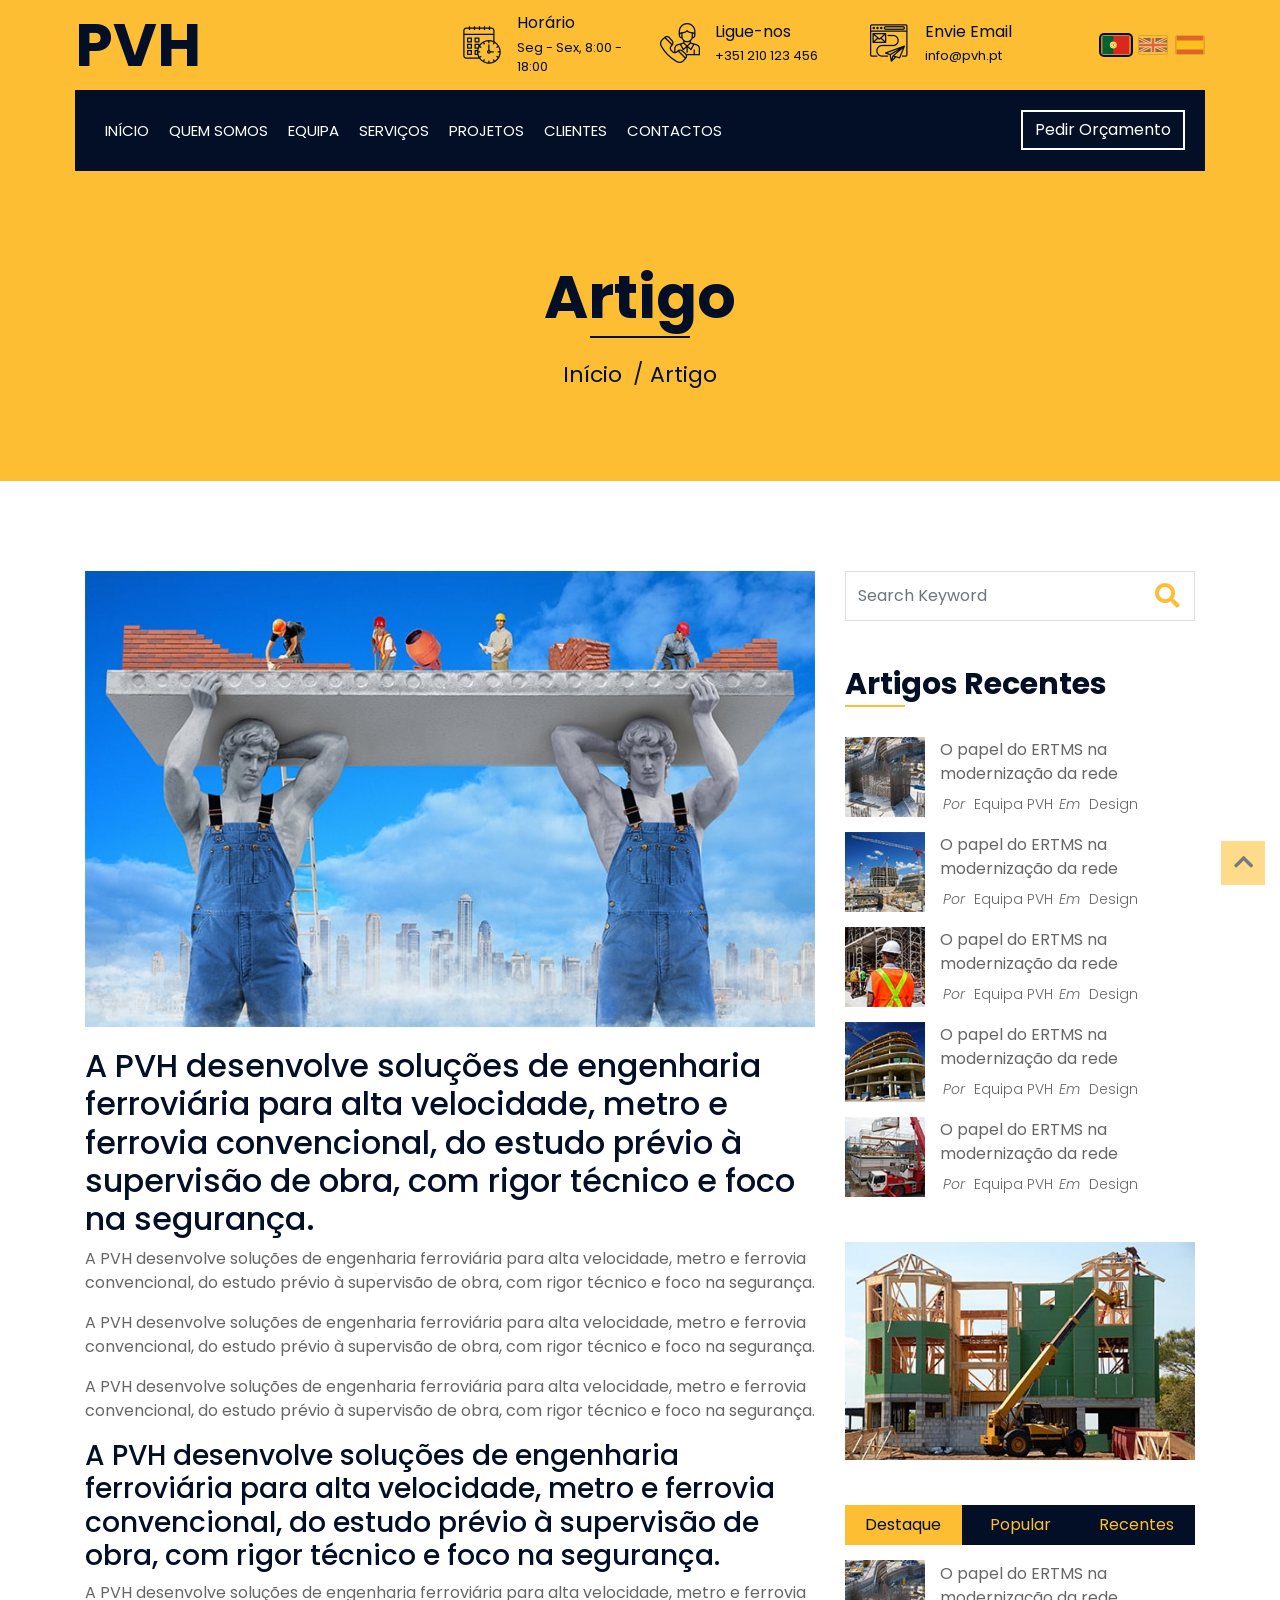
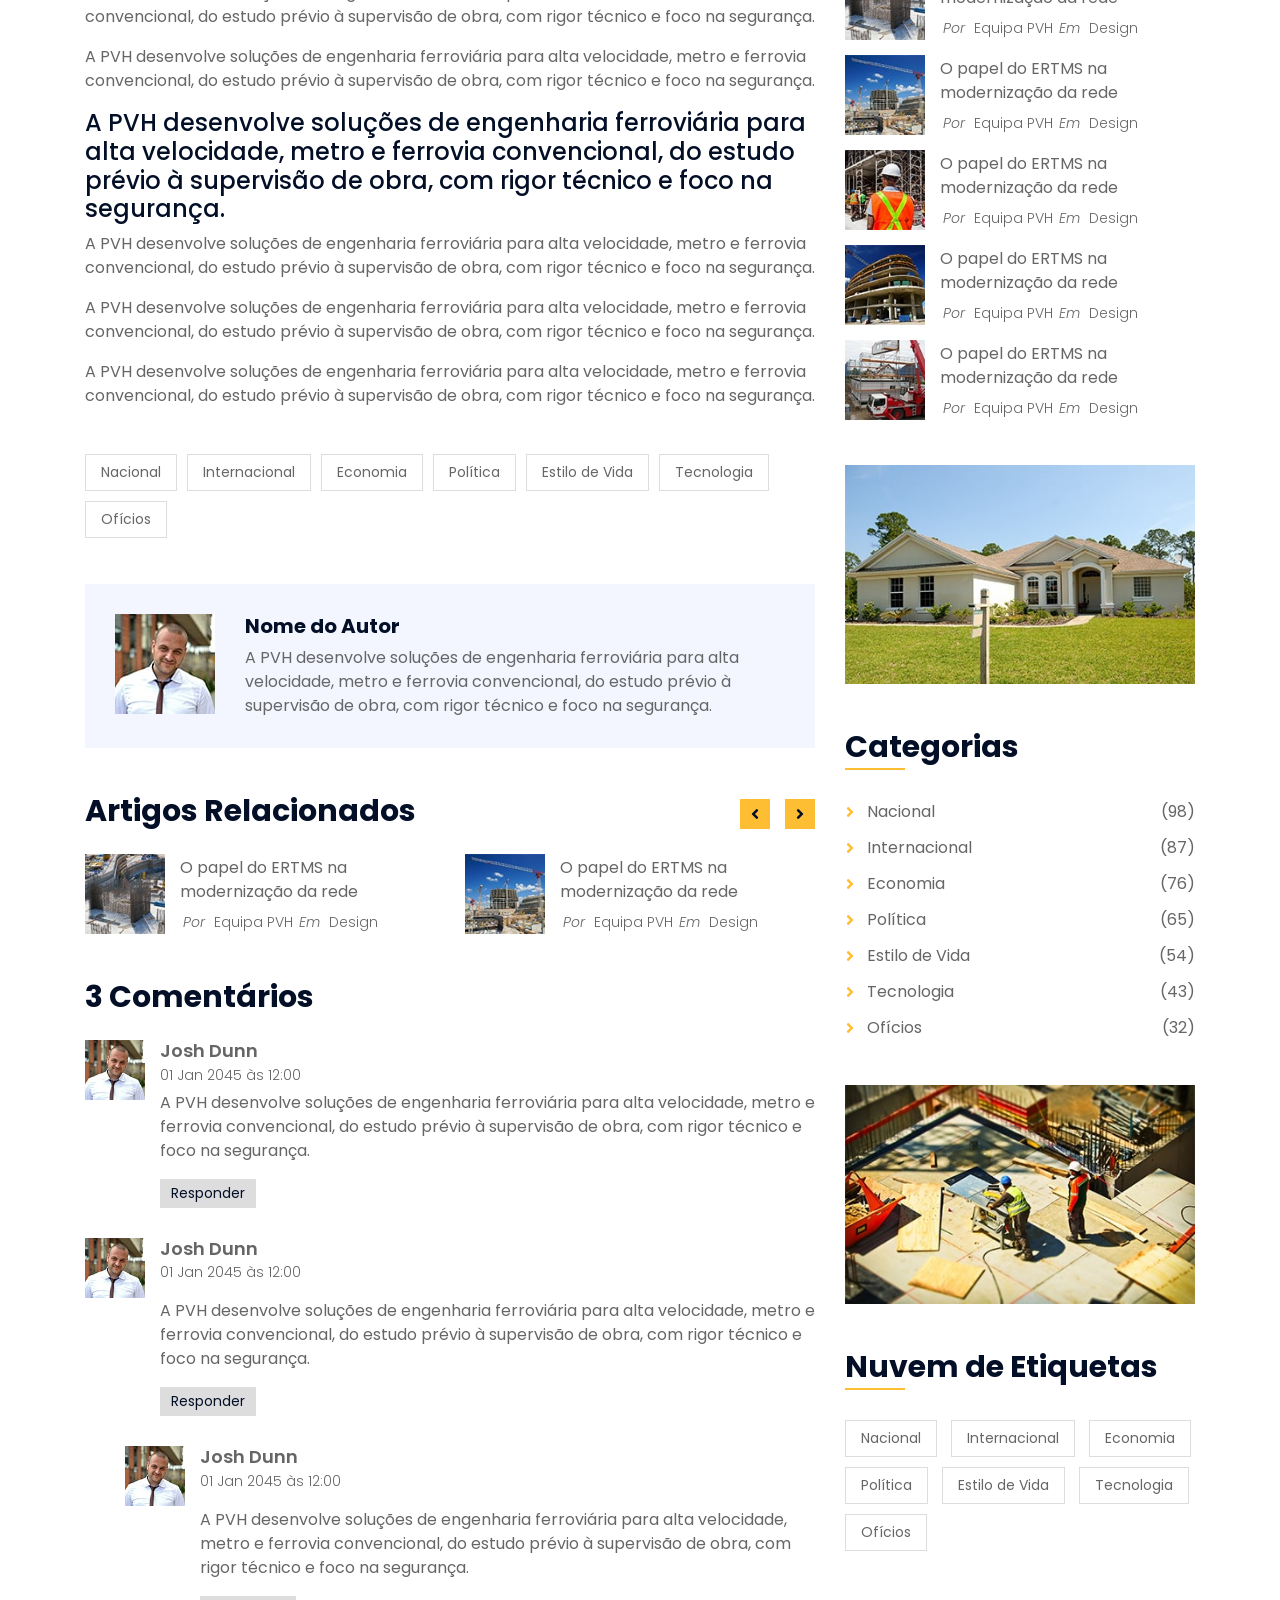
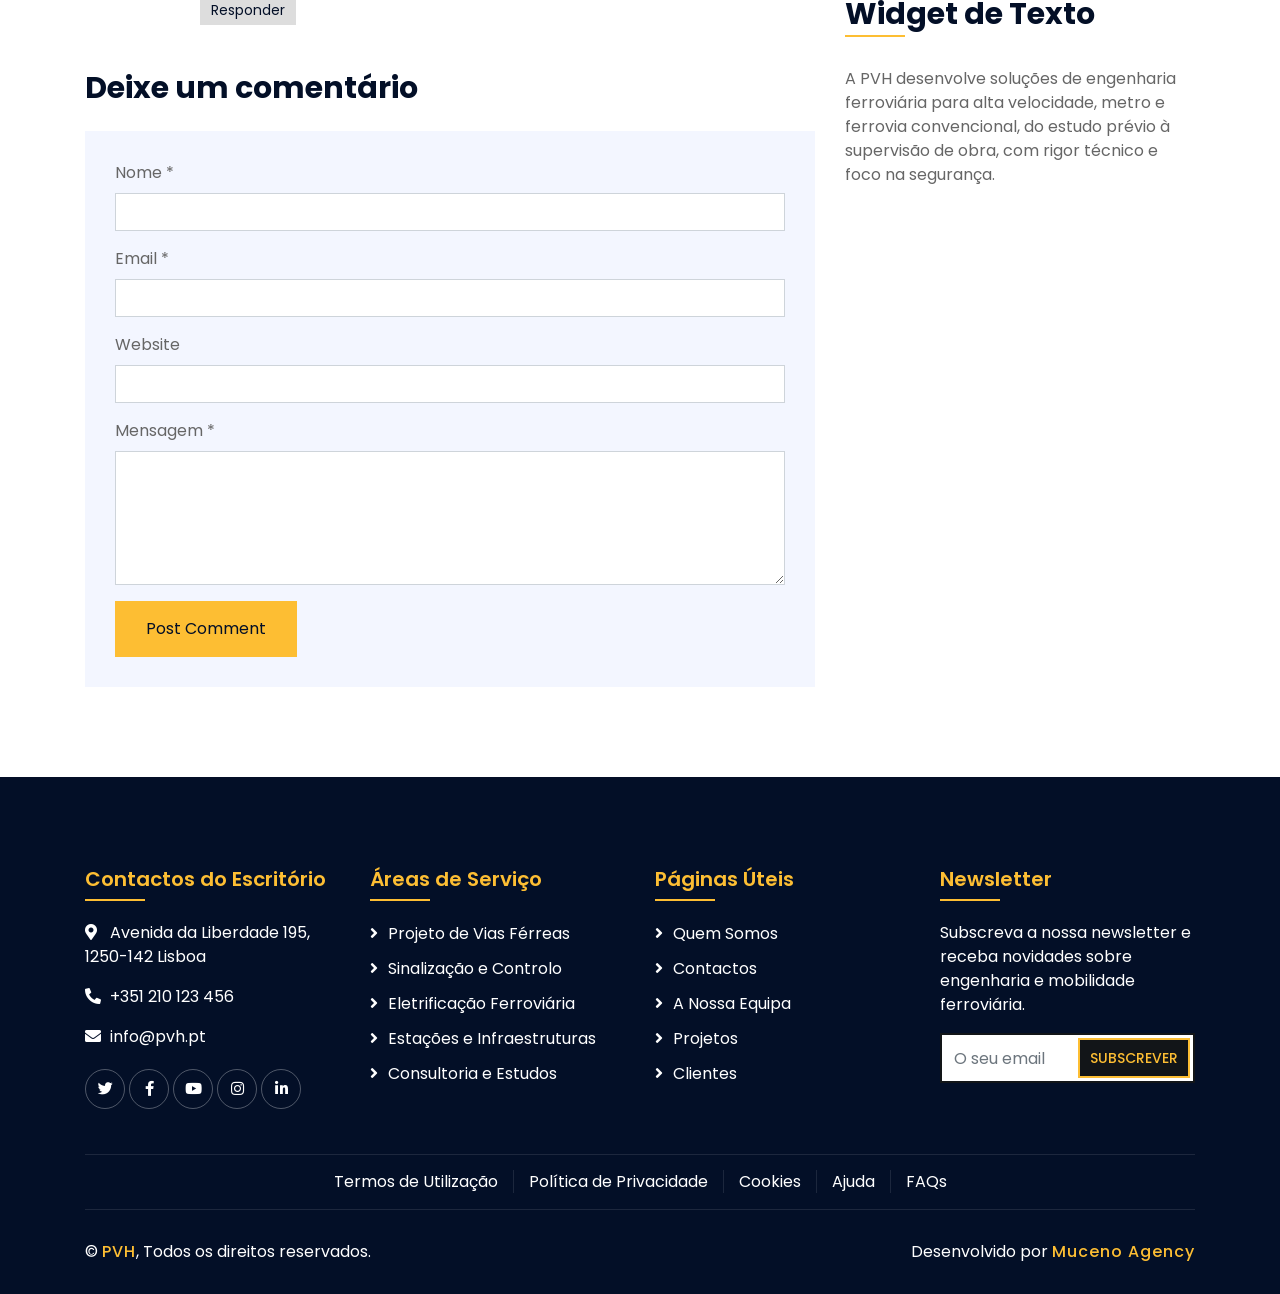
<file: single.html>
<!DOCTYPE html>
<html lang="pt">
    <head>
        <meta charset="utf-8">
        <title>PVH - Artigo</title>
        <meta content="width=device-width, initial-scale=1.0" name="viewport">
        <meta content="PVH, engenharia ferrovi&aacute;ria, ferrovia, alta velocidade, metro, sinaliza&ccedil;&atilde;o, Lisboa" name="keywords">
        <meta content="PVH - engenharia ferrovi&aacute;ria em Lisboa. Projeto, consultoria e supervis&atilde;o de infraestruturas de alta velocidade, metro e ferrovia convencional." name="description">

        <!-- Favicon -->
        <link href="img/favicon.ico" rel="icon">

        <!-- Google Font -->
        <link href="https://fonts.googleapis.com/css2?family=Poppins:wght@100;200;300;400;500;600;700;800;900&display=swap" rel="stylesheet">

        <!-- CSS Libraries -->
        <link href="https://stackpath.bootstrapcdn.com/bootstrap/4.4.1/css/bootstrap.min.css" rel="stylesheet">
        <link href="https://cdnjs.cloudflare.com/ajax/libs/font-awesome/5.10.0/css/all.min.css" rel="stylesheet">
        <link href="lib/flaticon/font/flaticon.css" rel="stylesheet"> 
        <link href="lib/animate/animate.min.css" rel="stylesheet">
        <link href="lib/owlcarousel/assets/owl.carousel.min.css" rel="stylesheet">
        <link href="lib/lightbox/css/lightbox.min.css" rel="stylesheet">
        <link href="lib/slick/slick.css" rel="stylesheet">
        <link href="lib/slick/slick-theme.css" rel="stylesheet">

        <!-- Template Stylesheet -->
        <link href="css/style.css" rel="stylesheet">
    </head>

    <body>
        <div class="wrapper">
                        <!-- Top Bar Start -->
            <div class="top-bar">
                <div class="container-fluid">
                    <div class="row align-items-center">
                        <div class="col-6 col-lg-4">
                            <div class="logo">
                                <a href="index.html">
                                    <h1>PVH</h1>
                                </a>
                            </div>
                        </div>
                        <div class="col-lg-6 d-none d-lg-block">
                            <div class="row">
                                <div class="col-4">
                                    <div class="top-bar-item">
                                        <div class="top-bar-icon"><i class="flaticon-calendar"></i></div>
                                        <div class="top-bar-text">
                                            <h3>Hor&aacute;rio</h3>
                                            <p>Seg - Sex, 8:00 - 18:00</p>
                                        </div>
                                    </div>
                                </div>
                                <div class="col-4">
                                    <div class="top-bar-item">
                                        <div class="top-bar-icon"><i class="flaticon-call"></i></div>
                                        <div class="top-bar-text">
                                            <h3>Ligue-nos</h3>
                                            <p>+351 210 123 456</p>
                                        </div>
                                    </div>
                                </div>
                                <div class="col-4">
                                    <div class="top-bar-item">
                                        <div class="top-bar-icon"><i class="flaticon-send-mail"></i></div>
                                        <div class="top-bar-text">
                                            <h3>Envie Email</h3>
                                            <p>info@pvh.pt</p>
                                        </div>
                                    </div>
                                </div>
                            </div>
                        </div>
                        <div class="col-6 col-lg-2 d-flex align-items-center justify-content-end">
                            <div class="lang-switch">
                                <button type="button" class="lang-btn" data-lang="pt" title="Portugu&ecirc;s" aria-label="Portugu&ecirc;s"><svg viewBox="0 0 30 20"><rect width="30" height="20" fill="#da291c"/><rect width="12" height="20" fill="#006233"/><circle cx="12" cy="10" r="3.6" fill="#ffcc00" stroke="#fff" stroke-width=".5"/><circle cx="12" cy="10" r="1.7" fill="#fff"/><circle cx="12" cy="10" r=".9" fill="#da291c"/></svg></button>
                                <button type="button" class="lang-btn" data-lang="en" title="English" aria-label="English"><svg viewBox="0 0 60 30"><clipPath id="ukc"><rect width="60" height="30"/></clipPath><g clip-path="url(#ukc)"><rect width="60" height="30" fill="#012169"/><path d="M0,0 60,30 M60,0 0,30" stroke="#fff" stroke-width="6"/><path d="M0,0 60,30 M60,0 0,30" stroke="#C8102E" stroke-width="3"/><rect x="25" width="10" height="30" fill="#fff"/><rect y="10" width="60" height="10" fill="#fff"/><rect x="27" width="6" height="30" fill="#C8102E"/><rect y="12" width="60" height="6" fill="#C8102E"/></g></svg></button>
                                <button type="button" class="lang-btn" data-lang="es" title="Espa&ntilde;ol" aria-label="Espa&ntilde;ol"><svg viewBox="0 0 30 20"><rect width="30" height="20" fill="#c60b1e"/><rect y="5" width="30" height="10" fill="#ffc400"/></svg></button>
                            </div>
                        </div>
                    </div>
                </div>
            </div>
            <!-- Top Bar End -->

                        <!-- Nav Bar Start -->
            <div class="nav-bar">
                <div class="container-fluid">
                    <nav class="navbar navbar-expand-lg bg-dark navbar-dark">
                        <a href="index.html" class="navbar-brand">MENU</a>
                        <button type="button" class="navbar-toggler" data-toggle="collapse" data-target="#navbarCollapse">
                            <span class="navbar-toggler-icon"></span>
                        </button>
                        <div class="collapse navbar-collapse justify-content-between" id="navbarCollapse">
                            <div class="navbar-nav mr-auto">
                                <a href="index.html" class="nav-item nav-link">IN&Iacute;CIO</a>
                                <a href="about.html" class="nav-item nav-link">QUEM SOMOS</a>
                                <a href="team.html" class="nav-item nav-link">EQUIPA</a>
                                <a href="service.html" class="nav-item nav-link">SERVI&Ccedil;OS</a>
                                <a href="portfolio.html" class="nav-item nav-link">PROJETOS</a>
                                <a href="index.html#clientes" class="nav-item nav-link">CLIENTES</a>
                                <a href="contact.html" class="nav-item nav-link">CONTACTOS</a>
                            </div>
                            <div class="ml-auto">
                                <a class="btn" href="contact.html">Pedir Or&ccedil;amento</a>
                            </div>
                        </div>
                    </nav>
                </div>
            </div>
            <!-- Nav Bar End -->


            <!-- Page Header Start -->
            <div class="page-header">
                <div class="container">
                    <div class="row">
                        <div class="col-12">
                            <h2>Artigo</h2>
                        </div>
                        <div class="col-12">
                            <a href="index.html">In&iacute;cio</a>
                            <a href="single.html">Artigo</a>
                        </div>
                    </div>
                </div>
            </div>
            <!-- Page Header End -->


            <!-- Single Post Start-->
            <div class="single">
                <div class="container">
                    <div class="row">
                        <div class="col-lg-8">
                            <div class="single-content wow fadeInUp">
                                <img src="img/single.jpg" />
                                <h2>A PVH desenvolve solu&ccedil;&otilde;es de engenharia ferrovi&aacute;ria para alta velocidade, metro e ferrovia convencional, do estudo pr&eacute;vio &agrave; supervis&atilde;o de obra, com rigor t&eacute;cnico e foco na seguran&ccedil;a.</h2>
                                <p>
                                    A PVH desenvolve solu&ccedil;&otilde;es de engenharia ferrovi&aacute;ria para alta velocidade, metro e ferrovia convencional, do estudo pr&eacute;vio &agrave; supervis&atilde;o de obra, com rigor t&eacute;cnico e foco na seguran&ccedil;a.</p>
                                <p>
                                    A PVH desenvolve solu&ccedil;&otilde;es de engenharia ferrovi&aacute;ria para alta velocidade, metro e ferrovia convencional, do estudo pr&eacute;vio &agrave; supervis&atilde;o de obra, com rigor t&eacute;cnico e foco na seguran&ccedil;a.</p>
                                <p>
                                    A PVH desenvolve solu&ccedil;&otilde;es de engenharia ferrovi&aacute;ria para alta velocidade, metro e ferrovia convencional, do estudo pr&eacute;vio &agrave; supervis&atilde;o de obra, com rigor t&eacute;cnico e foco na seguran&ccedil;a.</p>
                                <h3>A PVH desenvolve solu&ccedil;&otilde;es de engenharia ferrovi&aacute;ria para alta velocidade, metro e ferrovia convencional, do estudo pr&eacute;vio &agrave; supervis&atilde;o de obra, com rigor t&eacute;cnico e foco na seguran&ccedil;a.</h3>
                                <p>
                                    A PVH desenvolve solu&ccedil;&otilde;es de engenharia ferrovi&aacute;ria para alta velocidade, metro e ferrovia convencional, do estudo pr&eacute;vio &agrave; supervis&atilde;o de obra, com rigor t&eacute;cnico e foco na seguran&ccedil;a.</p>
                                <p>
                                    A PVH desenvolve solu&ccedil;&otilde;es de engenharia ferrovi&aacute;ria para alta velocidade, metro e ferrovia convencional, do estudo pr&eacute;vio &agrave; supervis&atilde;o de obra, com rigor t&eacute;cnico e foco na seguran&ccedil;a.</p>
                                <h4>A PVH desenvolve solu&ccedil;&otilde;es de engenharia ferrovi&aacute;ria para alta velocidade, metro e ferrovia convencional, do estudo pr&eacute;vio &agrave; supervis&atilde;o de obra, com rigor t&eacute;cnico e foco na seguran&ccedil;a.</h4>
                                <p>
                                    A PVH desenvolve solu&ccedil;&otilde;es de engenharia ferrovi&aacute;ria para alta velocidade, metro e ferrovia convencional, do estudo pr&eacute;vio &agrave; supervis&atilde;o de obra, com rigor t&eacute;cnico e foco na seguran&ccedil;a.</p>
                                <p>
                                    A PVH desenvolve solu&ccedil;&otilde;es de engenharia ferrovi&aacute;ria para alta velocidade, metro e ferrovia convencional, do estudo pr&eacute;vio &agrave; supervis&atilde;o de obra, com rigor t&eacute;cnico e foco na seguran&ccedil;a.</p>
                                <p>
                                    A PVH desenvolve solu&ccedil;&otilde;es de engenharia ferrovi&aacute;ria para alta velocidade, metro e ferrovia convencional, do estudo pr&eacute;vio &agrave; supervis&atilde;o de obra, com rigor t&eacute;cnico e foco na seguran&ccedil;a.</p>
                            </div>
                            <div class="single-tags wow fadeInUp">
                                <a href="">Nacional</a>
                                <a href="">Internacional</a>
                                <a href="">Economia</a>
                                <a href="">Pol&iacute;tica</a>
                                <a href="">Estilo de Vida</a>
                                <a href="">Tecnologia</a>
                                <a href="">Of&iacute;cios</a>
                            </div>
                            <div class="single-bio wow fadeInUp">
                                <div class="single-bio-img">
                                    <img src="img/user.jpg" />
                                </div>
                                <div class="single-bio-text">
                                    <h3>Nome do Autor</h3>
                                    <p>
                                        A PVH desenvolve solu&ccedil;&otilde;es de engenharia ferrovi&aacute;ria para alta velocidade, metro e ferrovia convencional, do estudo pr&eacute;vio &agrave; supervis&atilde;o de obra, com rigor t&eacute;cnico e foco na seguran&ccedil;a.</p>
                                </div>
                            </div>
                            <div class="single-related wow fadeInUp">
                                <h2>Artigos Relacionados</h2>
                                <div class="owl-carousel related-slider">
                                    <div class="post-item">
                                        <div class="post-img">
                                            <img src="img/post-1.jpg" />
                                        </div>
                                        <div class="post-text">
                                            <a href="">O papel do ERTMS na moderniza&ccedil;&atilde;o da rede</a>
                                            <div class="post-meta">
                                                <p>Por <a href="">Equipa PVH</a></p>
                                                <p>Em <a href="">Design</a></p>
                                            </div>
                                        </div>
                                    </div>
                                    <div class="post-item">
                                        <div class="post-img">
                                            <img src="img/post-2.jpg" />
                                        </div>
                                        <div class="post-text">
                                            <a href="">O papel do ERTMS na moderniza&ccedil;&atilde;o da rede</a>
                                            <div class="post-meta">
                                                <p>Por <a href="">Equipa PVH</a></p>
                                                <p>Em <a href="">Design</a></p>
                                            </div>
                                        </div>
                                    </div>
                                    <div class="post-item">
                                        <div class="post-img">
                                            <img src="img/post-3.jpg" />
                                        </div>
                                        <div class="post-text">
                                            <a href="">O papel do ERTMS na moderniza&ccedil;&atilde;o da rede</a>
                                            <div class="post-meta">
                                                <p>Por <a href="">Equipa PVH</a></p>
                                                <p>Em <a href="">Design</a></p>
                                            </div>
                                        </div>
                                    </div>
                                    <div class="post-item">
                                        <div class="post-img">
                                            <img src="img/post-4.jpg" />
                                        </div>
                                        <div class="post-text">
                                            <a href="">O papel do ERTMS na moderniza&ccedil;&atilde;o da rede</a>
                                            <div class="post-meta">
                                                <p>Por <a href="">Equipa PVH</a></p>
                                                <p>Em <a href="">Design</a></p>
                                            </div>
                                        </div>
                                    </div>
                                </div>
                            </div>

                            <div class="single-comment wow fadeInUp">
                                <h2>3 Coment&aacute;rios</h2>
                                <ul class="comment-list">
                                    <li class="comment-item">
                                        <div class="comment-body">
                                            <div class="comment-img">
                                                <img src="img/user.jpg" />
                                            </div>
                                            <div class="comment-text">
                                                <h3><a href="">Josh Dunn</a></h3>
                                                <span>01 Jan 2045 &agrave;s 12:00</span>
                                                <p>
                                                    A PVH desenvolve solu&ccedil;&otilde;es de engenharia ferrovi&aacute;ria para alta velocidade, metro e ferrovia convencional, do estudo pr&eacute;vio &agrave; supervis&atilde;o de obra, com rigor t&eacute;cnico e foco na seguran&ccedil;a.</p>
                                                <a class="btn" href="">Responder</a>
                                            </div>
                                        </div>
                                    </li>
                                    <li class="comment-item">
                                        <div class="comment-body">
                                            <div class="comment-img">
                                                <img src="img/user.jpg" />
                                            </div>
                                            <div class="comment-text">
                                                <h3><a href="">Josh Dunn</a></h3>
                                                <p><span>01 Jan 2045 &agrave;s 12:00</span></p>
                                                <p>
                                                    A PVH desenvolve solu&ccedil;&otilde;es de engenharia ferrovi&aacute;ria para alta velocidade, metro e ferrovia convencional, do estudo pr&eacute;vio &agrave; supervis&atilde;o de obra, com rigor t&eacute;cnico e foco na seguran&ccedil;a.</p>
                                                <a class="btn" href="">Responder</a>
                                            </div>
                                        </div>
                                        <ul class="comment-child">
                                            <li class="comment-item">
                                                <div class="comment-body">
                                                    <div class="comment-img">
                                                        <img src="img/user.jpg" />
                                                    </div>
                                                    <div class="comment-text">
                                                        <h3><a href="">Josh Dunn</a></h3>
                                                        <p><span>01 Jan 2045 &agrave;s 12:00</span></p>
                                                        <p>
                                                            A PVH desenvolve solu&ccedil;&otilde;es de engenharia ferrovi&aacute;ria para alta velocidade, metro e ferrovia convencional, do estudo pr&eacute;vio &agrave; supervis&atilde;o de obra, com rigor t&eacute;cnico e foco na seguran&ccedil;a.</p>
                                                        <a class="btn" href="">Responder</a>
                                                    </div>
                                                </div>
                                            </li>
                                        </ul>
                                    </li>
                                </ul>
                            </div>
                            <div class="comment-form wow fadeInUp">
                                <h2>Deixe um coment&aacute;rio</h2>
                                <form>
                                    <div class="form-group">
                                        <label for="name">Nome *</label>
                                        <input type="text" class="form-control" id="name">
                                    </div>
                                    <div class="form-group">
                                        <label for="email">Email *</label>
                                        <input type="email" class="form-control" id="email">
                                    </div>
                                    <div class="form-group">
                                        <label for="website">Website</label>
                                        <input type="url" class="form-control" id="website">
                                    </div>

                                    <div class="form-group">
                                        <label for="message">Mensagem *</label>
                                        <textarea id="message" cols="30" rows="5" class="form-control"></textarea>
                                    </div>
                                    <div class="form-group">
                                        <input type="submit" value="Post Comment" class="btn">
                                    </div>
                                </form>
                            </div>
                        </div>

                        <div class="col-lg-4">
                            <div class="sidebar">
                                <div class="sidebar-widget wow fadeInUp">
                                    <div class="search-widget">
                                        <form>
                                            <input class="form-control" type="text" placeholder="Search Keyword">
                                            <button class="btn"><i class="fa fa-search"></i></button>
                                        </form>
                                    </div>
                                </div>

                                <div class="sidebar-widget wow fadeInUp">
                                    <h2 class="widget-title">Artigos Recentes</h2>
                                    <div class="recent-post">
                                        <div class="post-item">
                                            <div class="post-img">
                                                <img src="img/post-1.jpg" />
                                            </div>
                                            <div class="post-text">
                                                <a href="">O papel do ERTMS na moderniza&ccedil;&atilde;o da rede</a>
                                                <div class="post-meta">
                                                    <p>Por <a href="">Equipa PVH</a></p>
                                                    <p>Em <a href="">Design</a></p>
                                                </div>
                                            </div>
                                        </div>
                                        <div class="post-item">
                                            <div class="post-img">
                                                <img src="img/post-2.jpg" />
                                            </div>
                                            <div class="post-text">
                                                <a href="">O papel do ERTMS na moderniza&ccedil;&atilde;o da rede</a>
                                                <div class="post-meta">
                                                    <p>Por <a href="">Equipa PVH</a></p>
                                                    <p>Em <a href="">Design</a></p>
                                                </div>
                                            </div>
                                        </div>
                                        <div class="post-item">
                                            <div class="post-img">
                                                <img src="img/post-3.jpg" />
                                            </div>
                                            <div class="post-text">
                                                <a href="">O papel do ERTMS na moderniza&ccedil;&atilde;o da rede</a>
                                                <div class="post-meta">
                                                    <p>Por <a href="">Equipa PVH</a></p>
                                                    <p>Em <a href="">Design</a></p>
                                                </div>
                                            </div>
                                        </div>
                                        <div class="post-item">
                                            <div class="post-img">
                                                <img src="img/post-4.jpg" />
                                            </div>
                                            <div class="post-text">
                                                <a href="">O papel do ERTMS na moderniza&ccedil;&atilde;o da rede</a>
                                                <div class="post-meta">
                                                    <p>Por <a href="">Equipa PVH</a></p>
                                                    <p>Em <a href="">Design</a></p>
                                                </div>
                                            </div>
                                        </div>
                                        <div class="post-item">
                                            <div class="post-img">
                                                <img src="img/post-5.jpg" />
                                            </div>
                                            <div class="post-text">
                                                <a href="">O papel do ERTMS na moderniza&ccedil;&atilde;o da rede</a>
                                                <div class="post-meta">
                                                    <p>Por <a href="">Equipa PVH</a></p>
                                                    <p>Em <a href="">Design</a></p>
                                                </div>
                                            </div>
                                        </div>
                                    </div>
                                </div>

                                <div class="sidebar-widget wow fadeInUp">
                                    <div class="image-widget">
                                        <a href="#"><img src="img/blog-1.jpg" alt="Image"></a>
                                    </div>
                                </div>

                                <div class="sidebar-widget wow fadeInUp">
                                    <div class="tab-post">
                                        <ul class="nav nav-pills nav-justified">
                                            <li class="nav-item">
                                                <a class="nav-link active" data-toggle="pill" href="#featured">Destaque</a>
                                            </li>
                                            <li class="nav-item">
                                                <a class="nav-link" data-toggle="pill" href="#popular">Popular</a>
                                            </li>
                                            <li class="nav-item">
                                                <a class="nav-link" data-toggle="pill" href="#latest">Recentes</a>
                                            </li>
                                        </ul>

                                        <div class="tab-content">
                                            <div id="featured" class="container tab-pane active">
                                                <div class="post-item">
                                                    <div class="post-img">
                                                        <img src="img/post-1.jpg" />
                                                    </div>
                                                    <div class="post-text">
                                                        <a href="">O papel do ERTMS na moderniza&ccedil;&atilde;o da rede</a>
                                                        <div class="post-meta">
                                                            <p>Por <a href="">Equipa PVH</a></p>
                                                            <p>Em <a href="">Design</a></p>
                                                        </div>
                                                    </div>
                                                </div>
                                                <div class="post-item">
                                                    <div class="post-img">
                                                        <img src="img/post-2.jpg" />
                                                    </div>
                                                    <div class="post-text">
                                                        <a href="">O papel do ERTMS na moderniza&ccedil;&atilde;o da rede</a>
                                                        <div class="post-meta">
                                                            <p>Por <a href="">Equipa PVH</a></p>
                                                            <p>Em <a href="">Design</a></p>
                                                        </div>
                                                    </div>
                                                </div>
                                                <div class="post-item">
                                                    <div class="post-img">
                                                        <img src="img/post-3.jpg" />
                                                    </div>
                                                    <div class="post-text">
                                                        <a href="">O papel do ERTMS na moderniza&ccedil;&atilde;o da rede</a>
                                                        <div class="post-meta">
                                                            <p>Por <a href="">Equipa PVH</a></p>
                                                            <p>Em <a href="">Design</a></p>
                                                        </div>
                                                    </div>
                                                </div>
                                                <div class="post-item">
                                                    <div class="post-img">
                                                        <img src="img/post-4.jpg" />
                                                    </div>
                                                    <div class="post-text">
                                                        <a href="">O papel do ERTMS na moderniza&ccedil;&atilde;o da rede</a>
                                                        <div class="post-meta">
                                                            <p>Por <a href="">Equipa PVH</a></p>
                                                            <p>Em <a href="">Design</a></p>
                                                        </div>
                                                    </div>
                                                </div>
                                                <div class="post-item">
                                                    <div class="post-img">
                                                        <img src="img/post-5.jpg" />
                                                    </div>
                                                    <div class="post-text">
                                                        <a href="">O papel do ERTMS na moderniza&ccedil;&atilde;o da rede</a>
                                                        <div class="post-meta">
                                                            <p>Por <a href="">Equipa PVH</a></p>
                                                            <p>Em <a href="">Design</a></p>
                                                        </div>
                                                    </div>
                                                </div>
                                            </div>
                                            <div id="popular" class="container tab-pane fade">
                                                <div class="post-item">
                                                    <div class="post-img">
                                                        <img src="img/post-1.jpg" />
                                                    </div>
                                                    <div class="post-text">
                                                        <a href="">O papel do ERTMS na moderniza&ccedil;&atilde;o da rede</a>
                                                        <div class="post-meta">
                                                            <p>Por <a href="">Equipa PVH</a></p>
                                                            <p>Em <a href="">Design</a></p>
                                                        </div>
                                                    </div>
                                                </div>
                                                <div class="post-item">
                                                    <div class="post-img">
                                                        <img src="img/post-2.jpg" />
                                                    </div>
                                                    <div class="post-text">
                                                        <a href="">O papel do ERTMS na moderniza&ccedil;&atilde;o da rede</a>
                                                        <div class="post-meta">
                                                            <p>Por <a href="">Equipa PVH</a></p>
                                                            <p>Em <a href="">Design</a></p>
                                                        </div>
                                                    </div>
                                                </div>
                                                <div class="post-item">
                                                    <div class="post-img">
                                                        <img src="img/post-3.jpg" />
                                                    </div>
                                                    <div class="post-text">
                                                        <a href="">O papel do ERTMS na moderniza&ccedil;&atilde;o da rede</a>
                                                        <div class="post-meta">
                                                            <p>Por <a href="">Equipa PVH</a></p>
                                                            <p>Em <a href="">Design</a></p>
                                                        </div>
                                                    </div>
                                                </div>
                                                <div class="post-item">
                                                    <div class="post-img">
                                                        <img src="img/post-4.jpg" />
                                                    </div>
                                                    <div class="post-text">
                                                        <a href="">O papel do ERTMS na moderniza&ccedil;&atilde;o da rede</a>
                                                        <div class="post-meta">
                                                            <p>Por <a href="">Equipa PVH</a></p>
                                                            <p>Em <a href="">Design</a></p>
                                                        </div>
                                                    </div>
                                                </div>
                                                <div class="post-item">
                                                    <div class="post-img">
                                                        <img src="img/post-5.jpg" />
                                                    </div>
                                                    <div class="post-text">
                                                        <a href="">O papel do ERTMS na moderniza&ccedil;&atilde;o da rede</a>
                                                        <div class="post-meta">
                                                            <p>Por <a href="">Equipa PVH</a></p>
                                                            <p>Em <a href="">Design</a></p>
                                                        </div>
                                                    </div>
                                                </div>
                                            </div>
                                            <div id="latest" class="container tab-pane fade">
                                                <div class="post-item">
                                                    <div class="post-img">
                                                        <img src="img/post-1.jpg" />
                                                    </div>
                                                    <div class="post-text">
                                                        <a href="">O papel do ERTMS na moderniza&ccedil;&atilde;o da rede</a>
                                                        <div class="post-meta">
                                                            <p>Por <a href="">Equipa PVH</a></p>
                                                            <p>Em <a href="">Design</a></p>
                                                        </div>
                                                    </div>
                                                </div>
                                                <div class="post-item">
                                                    <div class="post-img">
                                                        <img src="img/post-2.jpg" />
                                                    </div>
                                                    <div class="post-text">
                                                        <a href="">O papel do ERTMS na moderniza&ccedil;&atilde;o da rede</a>
                                                        <div class="post-meta">
                                                            <p>Por <a href="">Equipa PVH</a></p>
                                                            <p>Em <a href="">Design</a></p>
                                                        </div>
                                                    </div>
                                                </div>
                                                <div class="post-item">
                                                    <div class="post-img">
                                                        <img src="img/post-3.jpg" />
                                                    </div>
                                                    <div class="post-text">
                                                        <a href="">O papel do ERTMS na moderniza&ccedil;&atilde;o da rede</a>
                                                        <div class="post-meta">
                                                            <p>Por <a href="">Equipa PVH</a></p>
                                                            <p>Em <a href="">Design</a></p>
                                                        </div>
                                                    </div>
                                                </div>
                                                <div class="post-item">
                                                    <div class="post-img">
                                                        <img src="img/post-4.jpg" />
                                                    </div>
                                                    <div class="post-text">
                                                        <a href="">O papel do ERTMS na moderniza&ccedil;&atilde;o da rede</a>
                                                        <div class="post-meta">
                                                            <p>Por <a href="">Equipa PVH</a></p>
                                                            <p>Em <a href="">Design</a></p>
                                                        </div>
                                                    </div>
                                                </div>
                                                <div class="post-item">
                                                    <div class="post-img">
                                                        <img src="img/post-5.jpg" />
                                                    </div>
                                                    <div class="post-text">
                                                        <a href="">O papel do ERTMS na moderniza&ccedil;&atilde;o da rede</a>
                                                        <div class="post-meta">
                                                            <p>Por <a href="">Equipa PVH</a></p>
                                                            <p>Em <a href="">Design</a></p>
                                                        </div>
                                                    </div>
                                                </div>
                                            </div>
                                        </div>
                                    </div>
                                </div>

                                <div class="sidebar-widget wow fadeInUp">
                                    <div class="image-widget">
                                        <a href="#"><img src="img/blog-2.jpg" alt="Image"></a>
                                    </div>
                                </div>

                                <div class="sidebar-widget wow fadeInUp">
                                    <h2 class="widget-title">Categorias</h2>
                                    <div class="category-widget">
                                        <ul>
                                            <li><a href="">Nacional</a><span>(98)</span></li>
                                            <li><a href="">Internacional</a><span>(87)</span></li>
                                            <li><a href="">Economia</a><span>(76)</span></li>
                                            <li><a href="">Pol&iacute;tica</a><span>(65)</span></li>
                                            <li><a href="">Estilo de Vida</a><span>(54)</span></li>
                                            <li><a href="">Tecnologia</a><span>(43)</span></li>
                                            <li><a href="">Of&iacute;cios</a><span>(32)</span></li>
                                        </ul>
                                    </div>
                                </div>

                                <div class="sidebar-widget wow fadeInUp">
                                    <div class="image-widget">
                                        <a href="#"><img src="img/blog-3.jpg" alt="Image"></a>
                                    </div>
                                </div>

                                <div class="sidebar-widget wow fadeInUp">
                                    <h2 class="widget-title">Nuvem de Etiquetas</h2>
                                    <div class="tag-widget">
                                        <a href="">Nacional</a>
                                        <a href="">Internacional</a>
                                        <a href="">Economia</a>
                                        <a href="">Pol&iacute;tica</a>
                                        <a href="">Estilo de Vida</a>
                                        <a href="">Tecnologia</a>
                                        <a href="">Of&iacute;cios</a>
                                    </div>
                                </div>

                                <div class="sidebar-widget wow fadeInUp">
                                    <h2 class="widget-title">Widget de Texto</h2>
                                    <div class="text-widget">
                                        <p>
                                            A PVH desenvolve solu&ccedil;&otilde;es de engenharia ferrovi&aacute;ria para alta velocidade, metro e ferrovia convencional, do estudo pr&eacute;vio &agrave; supervis&atilde;o de obra, com rigor t&eacute;cnico e foco na seguran&ccedil;a.</p>
                                    </div>
                                </div>
                            </div>
                        </div>
                    </div>
                </div>
            </div>
            <!-- Single Post End-->   


                        <!-- Footer Start -->
            <div class="footer wow fadeIn" data-wow-delay="0.3s">
                <div class="container">
                    <div class="row">
                        <div class="col-md-6 col-lg-3">
                            <div class="footer-contact">
                                <h2>Contactos do Escrit&oacute;rio</h2>
                                <p><i class="fa fa-map-marker-alt"></i>Avenida da Liberdade 195, 1250-142 Lisboa</p>
                                <p><i class="fa fa-phone-alt"></i>+351 210 123 456</p>
                                <p><i class="fa fa-envelope"></i>info@pvh.pt</p>
                                <div class="footer-social">
                                    <a href=""><i class="fab fa-twitter"></i></a>
                                    <a href=""><i class="fab fa-facebook-f"></i></a>
                                    <a href=""><i class="fab fa-youtube"></i></a>
                                    <a href=""><i class="fab fa-instagram"></i></a>
                                    <a href=""><i class="fab fa-linkedin-in"></i></a>
                                </div>
                            </div>
                        </div>
                        <div class="col-md-6 col-lg-3">
                            <div class="footer-link">
                                <h2>&Aacute;reas de Servi&ccedil;o</h2>
                                <a href="service.html">Projeto de Vias F&eacute;rreas</a>
                                <a href="service.html">Sinaliza&ccedil;&atilde;o e Controlo</a>
                                <a href="service.html">Eletrifica&ccedil;&atilde;o Ferrovi&aacute;ria</a>
                                <a href="service.html">Esta&ccedil;&otilde;es e Infraestruturas</a>
                                <a href="service.html">Consultoria e Estudos</a>
                            </div>
                        </div>
                        <div class="col-md-6 col-lg-3">
                            <div class="footer-link">
                                <h2>P&aacute;ginas &Uacute;teis</h2>
                                <a href="about.html">Quem Somos</a>
                                <a href="contact.html">Contactos</a>
                                <a href="team.html">A Nossa Equipa</a>
                                <a href="portfolio.html">Projetos</a>
                                <a href="index.html#clientes">Clientes</a>
                            </div>
                        </div>
                        <div class="col-md-6 col-lg-3">
                            <div class="newsletter">
                                <h2>Newsletter</h2>
                                <p>Subscreva a nossa newsletter e receba novidades sobre engenharia e mobilidade ferrovi&aacute;ria.</p>
                                <div class="form">
                                    <input class="form-control" placeholder="O seu email">
                                    <button class="btn">Subscrever</button>
                                </div>
                            </div>
                        </div>
                    </div>
                </div>
                <div class="container footer-menu">
                    <div class="f-menu">
                        <a href="">Termos de Utiliza&ccedil;&atilde;o</a>
                        <a href="">Pol&iacute;tica de Privacidade</a>
                        <a href="">Cookies</a>
                        <a href="">Ajuda</a>
                        <a href="">FAQs</a>
                    </div>
                </div>
                <div class="container copyright">
                    <div class="row">
                        <div class="col-md-6">
                            <p>&copy; <a href="index.html">PVH</a>, Todos os direitos reservados.</p>
                        </div>
                        <div class="col-md-6">
                            <p>Desenvolvido por <a href="#">Muceno Agency</a></p>
                        </div>
                    </div>
                </div>
            </div>
            <!-- Footer End -->

            <a href="#" class="back-to-top"><i class="fa fa-chevron-up"></i></a>
        </div>

        <!-- JavaScript Libraries -->
        <script src="https://code.jquery.com/jquery-3.4.1.min.js"></script>
        <script src="https://stackpath.bootstrapcdn.com/bootstrap/4.4.1/js/bootstrap.bundle.min.js"></script>
        <script src="lib/easing/easing.min.js"></script>
        <script src="lib/wow/wow.min.js"></script>
        <script src="lib/owlcarousel/owl.carousel.min.js"></script>
        <script src="lib/isotope/isotope.pkgd.min.js"></script>
        <script src="lib/lightbox/js/lightbox.min.js"></script>
        <script src="lib/waypoints/waypoints.min.js"></script>
        <script src="lib/counterup/counterup.min.js"></script>
        <script src="lib/slick/slick.min.js"></script>

        <!-- Template Javascript -->
        <script src="js/lang.js"></script>
        <script src="js/main.js"></script>
    </body>
</html>
</file>
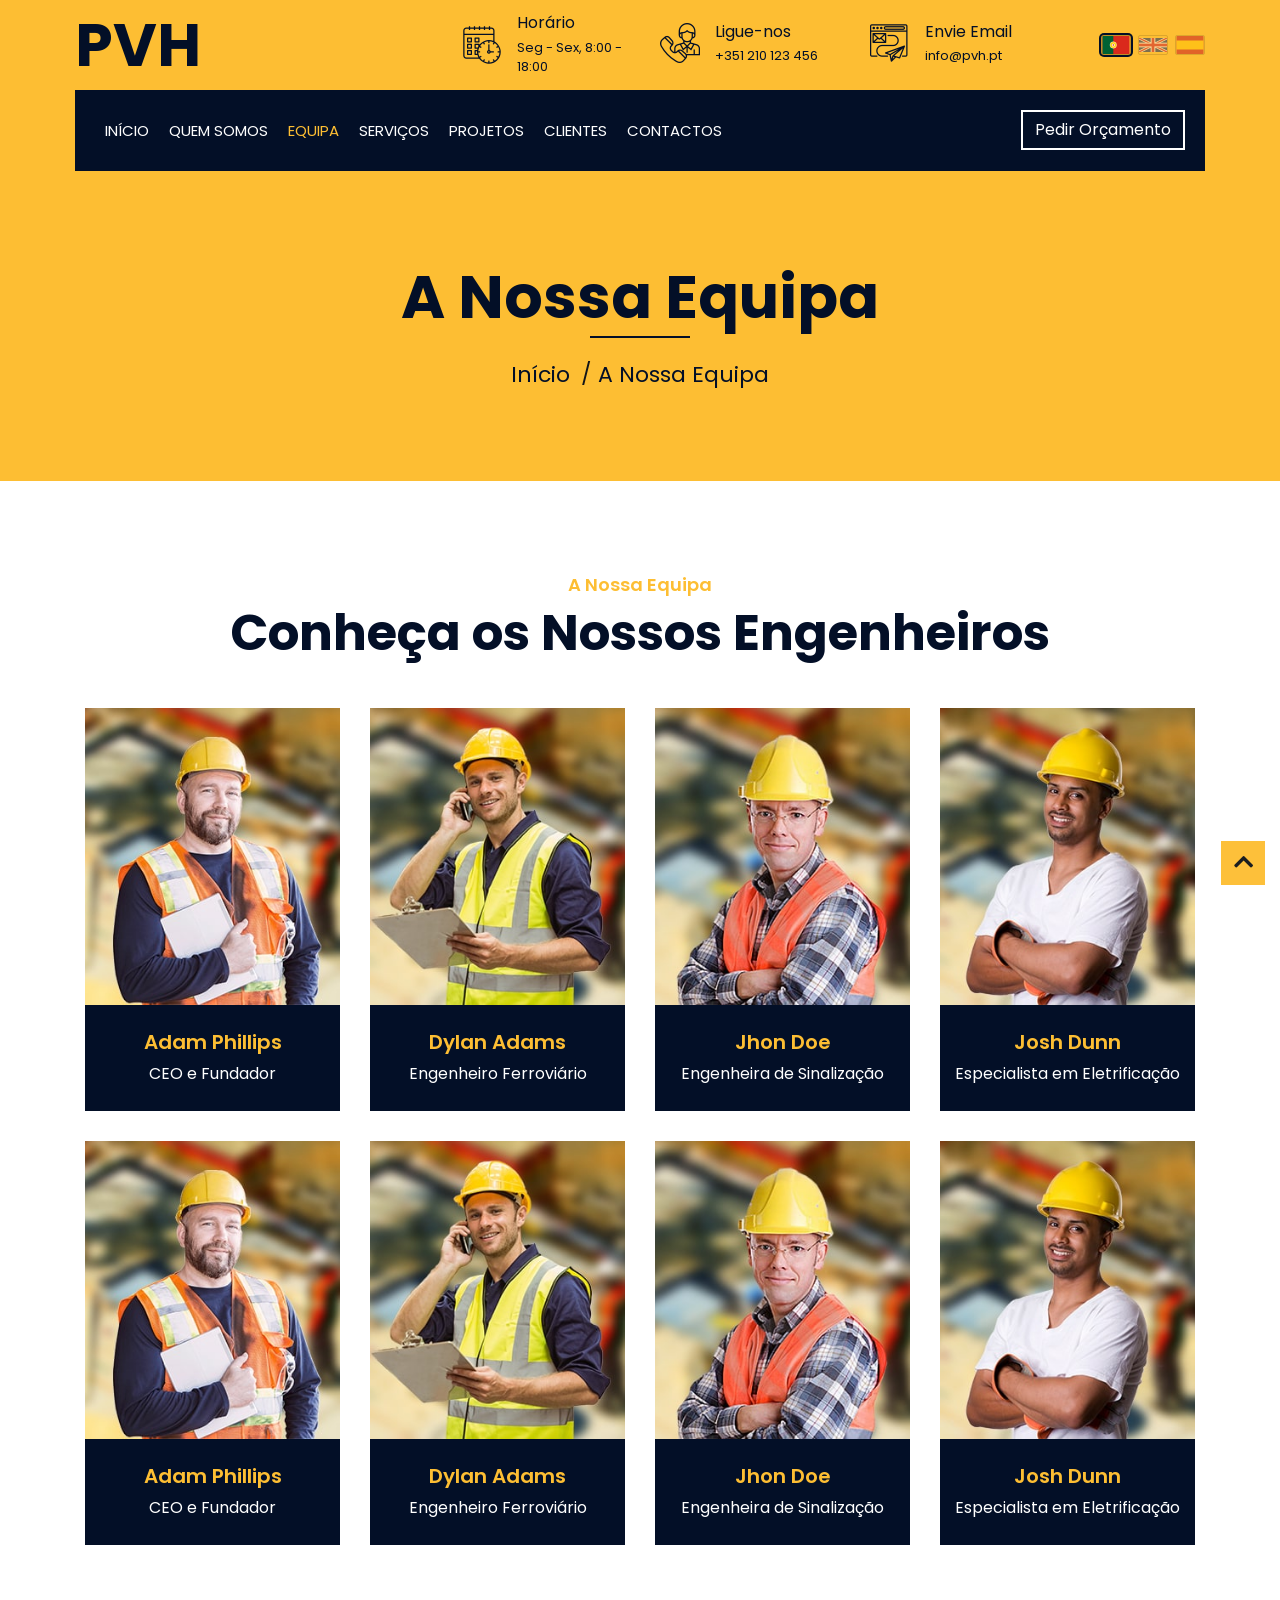
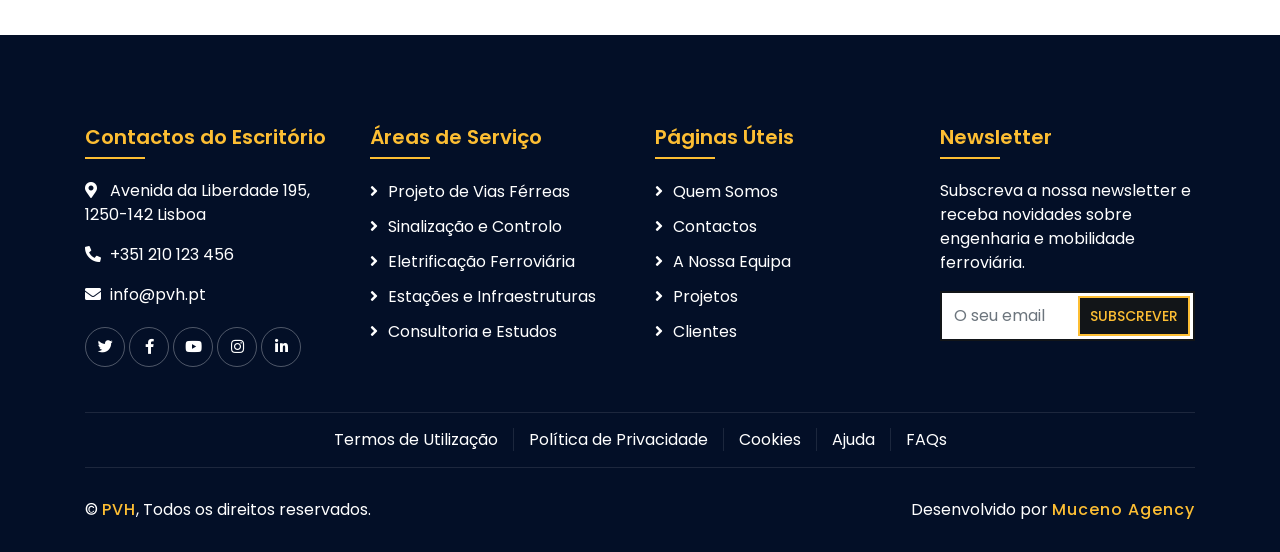
<file: team.html>
<!DOCTYPE html>
<html lang="pt">
    <head>
        <meta charset="utf-8">
        <title>PVH - Equipa</title>
        <meta content="width=device-width, initial-scale=1.0" name="viewport">
        <meta content="PVH, engenharia ferrovi&aacute;ria, ferrovia, alta velocidade, metro, sinaliza&ccedil;&atilde;o, Lisboa" name="keywords">
        <meta content="PVH - engenharia ferrovi&aacute;ria em Lisboa. Projeto, consultoria e supervis&atilde;o de infraestruturas de alta velocidade, metro e ferrovia convencional." name="description">

        <!-- Favicon -->
        <link href="img/favicon.ico" rel="icon">

        <!-- Google Font -->
        <link href="https://fonts.googleapis.com/css2?family=Poppins:wght@100;200;300;400;500;600;700;800;900&display=swap" rel="stylesheet">

        <!-- CSS Libraries -->
        <link href="https://stackpath.bootstrapcdn.com/bootstrap/4.4.1/css/bootstrap.min.css" rel="stylesheet">
        <link href="https://cdnjs.cloudflare.com/ajax/libs/font-awesome/5.10.0/css/all.min.css" rel="stylesheet">
        <link href="lib/flaticon/font/flaticon.css" rel="stylesheet"> 
        <link href="lib/animate/animate.min.css" rel="stylesheet">
        <link href="lib/owlcarousel/assets/owl.carousel.min.css" rel="stylesheet">
        <link href="lib/lightbox/css/lightbox.min.css" rel="stylesheet">
        <link href="lib/slick/slick.css" rel="stylesheet">
        <link href="lib/slick/slick-theme.css" rel="stylesheet">

        <!-- Template Stylesheet -->
        <link href="css/style.css" rel="stylesheet">
    </head>

    <body>
        <div class="wrapper">
                        <!-- Top Bar Start -->
            <div class="top-bar">
                <div class="container-fluid">
                    <div class="row align-items-center">
                        <div class="col-6 col-lg-4">
                            <div class="logo">
                                <a href="index.html">
                                    <h1>PVH</h1>
                                </a>
                            </div>
                        </div>
                        <div class="col-lg-6 d-none d-lg-block">
                            <div class="row">
                                <div class="col-4">
                                    <div class="top-bar-item">
                                        <div class="top-bar-icon"><i class="flaticon-calendar"></i></div>
                                        <div class="top-bar-text">
                                            <h3>Hor&aacute;rio</h3>
                                            <p>Seg - Sex, 8:00 - 18:00</p>
                                        </div>
                                    </div>
                                </div>
                                <div class="col-4">
                                    <div class="top-bar-item">
                                        <div class="top-bar-icon"><i class="flaticon-call"></i></div>
                                        <div class="top-bar-text">
                                            <h3>Ligue-nos</h3>
                                            <p>+351 210 123 456</p>
                                        </div>
                                    </div>
                                </div>
                                <div class="col-4">
                                    <div class="top-bar-item">
                                        <div class="top-bar-icon"><i class="flaticon-send-mail"></i></div>
                                        <div class="top-bar-text">
                                            <h3>Envie Email</h3>
                                            <p>info@pvh.pt</p>
                                        </div>
                                    </div>
                                </div>
                            </div>
                        </div>
                        <div class="col-6 col-lg-2 d-flex align-items-center justify-content-end">
                            <div class="lang-switch">
                                <button type="button" class="lang-btn" data-lang="pt" title="Portugu&ecirc;s" aria-label="Portugu&ecirc;s"><svg viewBox="0 0 30 20"><rect width="30" height="20" fill="#da291c"/><rect width="12" height="20" fill="#006233"/><circle cx="12" cy="10" r="3.6" fill="#ffcc00" stroke="#fff" stroke-width=".5"/><circle cx="12" cy="10" r="1.7" fill="#fff"/><circle cx="12" cy="10" r=".9" fill="#da291c"/></svg></button>
                                <button type="button" class="lang-btn" data-lang="en" title="English" aria-label="English"><svg viewBox="0 0 60 30"><clipPath id="ukc"><rect width="60" height="30"/></clipPath><g clip-path="url(#ukc)"><rect width="60" height="30" fill="#012169"/><path d="M0,0 60,30 M60,0 0,30" stroke="#fff" stroke-width="6"/><path d="M0,0 60,30 M60,0 0,30" stroke="#C8102E" stroke-width="3"/><rect x="25" width="10" height="30" fill="#fff"/><rect y="10" width="60" height="10" fill="#fff"/><rect x="27" width="6" height="30" fill="#C8102E"/><rect y="12" width="60" height="6" fill="#C8102E"/></g></svg></button>
                                <button type="button" class="lang-btn" data-lang="es" title="Espa&ntilde;ol" aria-label="Espa&ntilde;ol"><svg viewBox="0 0 30 20"><rect width="30" height="20" fill="#c60b1e"/><rect y="5" width="30" height="10" fill="#ffc400"/></svg></button>
                            </div>
                        </div>
                    </div>
                </div>
            </div>
            <!-- Top Bar End -->

                        <!-- Nav Bar Start -->
            <div class="nav-bar">
                <div class="container-fluid">
                    <nav class="navbar navbar-expand-lg bg-dark navbar-dark">
                        <a href="index.html" class="navbar-brand">MENU</a>
                        <button type="button" class="navbar-toggler" data-toggle="collapse" data-target="#navbarCollapse">
                            <span class="navbar-toggler-icon"></span>
                        </button>
                        <div class="collapse navbar-collapse justify-content-between" id="navbarCollapse">
                            <div class="navbar-nav mr-auto">
                                <a href="index.html" class="nav-item nav-link">IN&Iacute;CIO</a>
                                <a href="about.html" class="nav-item nav-link">QUEM SOMOS</a>
                                <a href="team.html" class="nav-item nav-link active">EQUIPA</a>
                                <a href="service.html" class="nav-item nav-link">SERVI&Ccedil;OS</a>
                                <a href="portfolio.html" class="nav-item nav-link">PROJETOS</a>
                                <a href="index.html#clientes" class="nav-item nav-link">CLIENTES</a>
                                <a href="contact.html" class="nav-item nav-link">CONTACTOS</a>
                            </div>
                            <div class="ml-auto">
                                <a class="btn" href="contact.html">Pedir Or&ccedil;amento</a>
                            </div>
                        </div>
                    </nav>
                </div>
            </div>
            <!-- Nav Bar End -->
            
            
            <!-- Page Header Start -->
            <div class="page-header">
                <div class="container">
                    <div class="row">
                        <div class="col-12">
                            <h2>A Nossa Equipa</h2>
                        </div>
                        <div class="col-12">
                            <a href="index.html">In&iacute;cio</a>
                            <a href="team.html">A Nossa Equipa</a>
                        </div>
                    </div>
                </div>
            </div>
            <!-- Page Header End -->


            <!-- Team Start -->
            <div class="team">
                <div class="container">
                    <div class="section-header text-center">
                        <p>A Nossa Equipa</p>
                        <h2>Conhe&ccedil;a os Nossos Engenheiros</h2>
                    </div>
                    <div class="row">
                        <div class="col-lg-3 col-md-6 wow fadeInUp" data-wow-delay="0.1s">
                            <div class="team-item">
                                <div class="team-img">
                                    <img src="img/team-1.jpg" alt="Team Image">
                                </div>
                                <div class="team-text">
                                    <h2>Adam Phillips</h2>
                                    <p>CEO e Fundador</p>
                                </div>
                                <div class="team-social">
                                    <a class="social-tw" href=""><i class="fab fa-twitter"></i></a>
                                    <a class="social-fb" href=""><i class="fab fa-facebook-f"></i></a>
                                    <a class="social-li" href=""><i class="fab fa-linkedin-in"></i></a>
                                    <a class="social-in" href=""><i class="fab fa-instagram"></i></a>
                                </div>
                            </div>
                        </div>
                        <div class="col-lg-3 col-md-6 wow fadeInUp" data-wow-delay="0.2s">
                            <div class="team-item">
                                <div class="team-img">
                                    <img src="img/team-2.jpg" alt="Team Image">
                                </div>
                                <div class="team-text">
                                    <h2>Dylan Adams</h2>
                                    <p>Engenheiro Ferrovi&aacute;rio</p>
                                </div>
                                <div class="team-social">
                                    <a class="social-tw" href=""><i class="fab fa-twitter"></i></a>
                                    <a class="social-fb" href=""><i class="fab fa-facebook-f"></i></a>
                                    <a class="social-li" href=""><i class="fab fa-linkedin-in"></i></a>
                                    <a class="social-in" href=""><i class="fab fa-instagram"></i></a>
                                </div>
                            </div>
                        </div>
                        <div class="col-lg-3 col-md-6 wow fadeInUp" data-wow-delay="0.3s">
                            <div class="team-item">
                                <div class="team-img">
                                    <img src="img/team-3.jpg" alt="Team Image">
                                </div>
                                <div class="team-text">
                                    <h2>Jhon Doe</h2>
                                    <p>Engenheira de Sinaliza&ccedil;&atilde;o</p>
                                </div>
                                <div class="team-social">
                                    <a class="social-tw" href=""><i class="fab fa-twitter"></i></a>
                                    <a class="social-fb" href=""><i class="fab fa-facebook-f"></i></a>
                                    <a class="social-li" href=""><i class="fab fa-linkedin-in"></i></a>
                                    <a class="social-in" href=""><i class="fab fa-instagram"></i></a>
                                </div>
                            </div>
                        </div>
                        <div class="col-lg-3 col-md-6 wow fadeInUp" data-wow-delay="0.4s">
                            <div class="team-item">
                                <div class="team-img">
                                    <img src="img/team-4.jpg" alt="Team Image">
                                </div>
                                <div class="team-text">
                                    <h2>Josh Dunn</h2>
                                    <p>Especialista em Eletrifica&ccedil;&atilde;o</p>
                                </div>
                                <div class="team-social">
                                    <a class="social-tw" href=""><i class="fab fa-twitter"></i></a>
                                    <a class="social-fb" href=""><i class="fab fa-facebook-f"></i></a>
                                    <a class="social-li" href=""><i class="fab fa-linkedin-in"></i></a>
                                    <a class="social-in" href=""><i class="fab fa-instagram"></i></a>
                                </div>
                            </div>
                        </div>
                        <div class="col-lg-3 col-md-6 wow fadeInUp" data-wow-delay="0.1s">
                            <div class="team-item">
                                <div class="team-img">
                                    <img src="img/team-1.jpg" alt="Team Image">
                                </div>
                                <div class="team-text">
                                    <h2>Adam Phillips</h2>
                                    <p>CEO e Fundador</p>
                                </div>
                                <div class="team-social">
                                    <a class="social-tw" href=""><i class="fab fa-twitter"></i></a>
                                    <a class="social-fb" href=""><i class="fab fa-facebook-f"></i></a>
                                    <a class="social-li" href=""><i class="fab fa-linkedin-in"></i></a>
                                    <a class="social-in" href=""><i class="fab fa-instagram"></i></a>
                                </div>
                            </div>
                        </div>
                        <div class="col-lg-3 col-md-6 wow fadeInUp" data-wow-delay="0.2s">
                            <div class="team-item">
                                <div class="team-img">
                                    <img src="img/team-2.jpg" alt="Team Image">
                                </div>
                                <div class="team-text">
                                    <h2>Dylan Adams</h2>
                                    <p>Engenheiro Ferrovi&aacute;rio</p>
                                </div>
                                <div class="team-social">
                                    <a class="social-tw" href=""><i class="fab fa-twitter"></i></a>
                                    <a class="social-fb" href=""><i class="fab fa-facebook-f"></i></a>
                                    <a class="social-li" href=""><i class="fab fa-linkedin-in"></i></a>
                                    <a class="social-in" href=""><i class="fab fa-instagram"></i></a>
                                </div>
                            </div>
                        </div>
                        <div class="col-lg-3 col-md-6 wow fadeInUp" data-wow-delay="0.3s">
                            <div class="team-item">
                                <div class="team-img">
                                    <img src="img/team-3.jpg" alt="Team Image">
                                </div>
                                <div class="team-text">
                                    <h2>Jhon Doe</h2>
                                    <p>Engenheira de Sinaliza&ccedil;&atilde;o</p>
                                </div>
                                <div class="team-social">
                                    <a class="social-tw" href=""><i class="fab fa-twitter"></i></a>
                                    <a class="social-fb" href=""><i class="fab fa-facebook-f"></i></a>
                                    <a class="social-li" href=""><i class="fab fa-linkedin-in"></i></a>
                                    <a class="social-in" href=""><i class="fab fa-instagram"></i></a>
                                </div>
                            </div>
                        </div>
                        <div class="col-lg-3 col-md-6 wow fadeInUp" data-wow-delay="0.4s">
                            <div class="team-item">
                                <div class="team-img">
                                    <img src="img/team-4.jpg" alt="Team Image">
                                </div>
                                <div class="team-text">
                                    <h2>Josh Dunn</h2>
                                    <p>Especialista em Eletrifica&ccedil;&atilde;o</p>
                                </div>
                                <div class="team-social">
                                    <a class="social-tw" href=""><i class="fab fa-twitter"></i></a>
                                    <a class="social-fb" href=""><i class="fab fa-facebook-f"></i></a>
                                    <a class="social-li" href=""><i class="fab fa-linkedin-in"></i></a>
                                    <a class="social-in" href=""><i class="fab fa-instagram"></i></a>
                                </div>
                            </div>
                        </div>
                    </div>
                </div>
            </div>
            <!-- Team End -->


                        <!-- Footer Start -->
            <div class="footer wow fadeIn" data-wow-delay="0.3s">
                <div class="container">
                    <div class="row">
                        <div class="col-md-6 col-lg-3">
                            <div class="footer-contact">
                                <h2>Contactos do Escrit&oacute;rio</h2>
                                <p><i class="fa fa-map-marker-alt"></i>Avenida da Liberdade 195, 1250-142 Lisboa</p>
                                <p><i class="fa fa-phone-alt"></i>+351 210 123 456</p>
                                <p><i class="fa fa-envelope"></i>info@pvh.pt</p>
                                <div class="footer-social">
                                    <a href=""><i class="fab fa-twitter"></i></a>
                                    <a href=""><i class="fab fa-facebook-f"></i></a>
                                    <a href=""><i class="fab fa-youtube"></i></a>
                                    <a href=""><i class="fab fa-instagram"></i></a>
                                    <a href=""><i class="fab fa-linkedin-in"></i></a>
                                </div>
                            </div>
                        </div>
                        <div class="col-md-6 col-lg-3">
                            <div class="footer-link">
                                <h2>&Aacute;reas de Servi&ccedil;o</h2>
                                <a href="service.html">Projeto de Vias F&eacute;rreas</a>
                                <a href="service.html">Sinaliza&ccedil;&atilde;o e Controlo</a>
                                <a href="service.html">Eletrifica&ccedil;&atilde;o Ferrovi&aacute;ria</a>
                                <a href="service.html">Esta&ccedil;&otilde;es e Infraestruturas</a>
                                <a href="service.html">Consultoria e Estudos</a>
                            </div>
                        </div>
                        <div class="col-md-6 col-lg-3">
                            <div class="footer-link">
                                <h2>P&aacute;ginas &Uacute;teis</h2>
                                <a href="about.html">Quem Somos</a>
                                <a href="contact.html">Contactos</a>
                                <a href="team.html">A Nossa Equipa</a>
                                <a href="portfolio.html">Projetos</a>
                                <a href="index.html#clientes">Clientes</a>
                            </div>
                        </div>
                        <div class="col-md-6 col-lg-3">
                            <div class="newsletter">
                                <h2>Newsletter</h2>
                                <p>Subscreva a nossa newsletter e receba novidades sobre engenharia e mobilidade ferrovi&aacute;ria.</p>
                                <div class="form">
                                    <input class="form-control" placeholder="O seu email">
                                    <button class="btn">Subscrever</button>
                                </div>
                            </div>
                        </div>
                    </div>
                </div>
                <div class="container footer-menu">
                    <div class="f-menu">
                        <a href="">Termos de Utiliza&ccedil;&atilde;o</a>
                        <a href="">Pol&iacute;tica de Privacidade</a>
                        <a href="">Cookies</a>
                        <a href="">Ajuda</a>
                        <a href="">FAQs</a>
                    </div>
                </div>
                <div class="container copyright">
                    <div class="row">
                        <div class="col-md-6">
                            <p>&copy; <a href="index.html">PVH</a>, Todos os direitos reservados.</p>
                        </div>
                        <div class="col-md-6">
                            <p>Desenvolvido por <a href="#">Muceno Agency</a></p>
                        </div>
                    </div>
                </div>
            </div>
            <!-- Footer End -->

            <a href="#" class="back-to-top"><i class="fa fa-chevron-up"></i></a>
        </div>

        <!-- JavaScript Libraries -->
        <script src="https://code.jquery.com/jquery-3.4.1.min.js"></script>
        <script src="https://stackpath.bootstrapcdn.com/bootstrap/4.4.1/js/bootstrap.bundle.min.js"></script>
        <script src="lib/easing/easing.min.js"></script>
        <script src="lib/wow/wow.min.js"></script>
        <script src="lib/owlcarousel/owl.carousel.min.js"></script>
        <script src="lib/isotope/isotope.pkgd.min.js"></script>
        <script src="lib/lightbox/js/lightbox.min.js"></script>
        <script src="lib/waypoints/waypoints.min.js"></script>
        <script src="lib/counterup/counterup.min.js"></script>
        <script src="lib/slick/slick.min.js"></script>

        <!-- Template Javascript -->
        <script src="js/lang.js"></script>
        <script src="js/main.js"></script>
    </body>
</html>
</file>
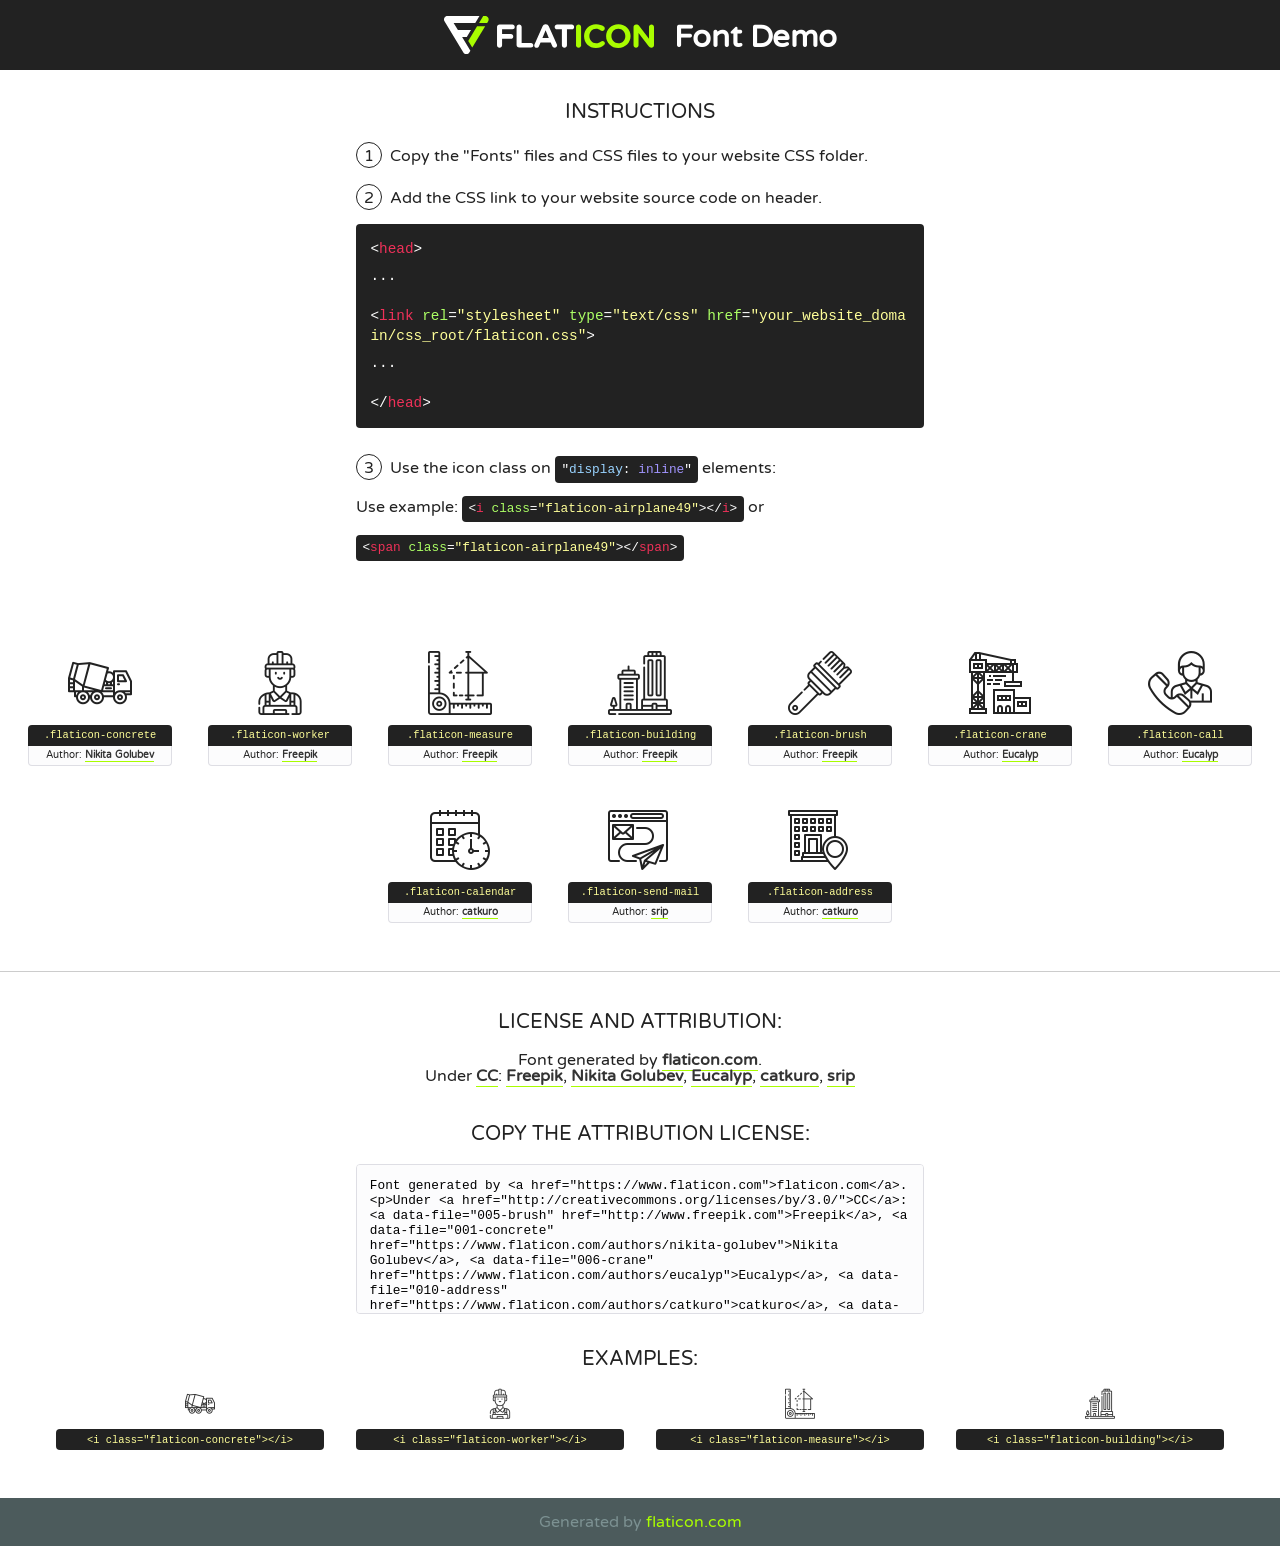
<file: lib/flaticon/font/flaticon.html>
<!DOCTYPE html>
<!--
  Flaticon icon font: Flaticon
  Creation date: 23/08/2020 07:24
-->
<html>
<!DOCTYPE html>
<html>

<head>
    <title>Flaticon WebFont</title>
    <link href="http://fonts.googleapis.com/css?family=Varela+Round" rel="stylesheet" type="text/css" />
    <link rel="stylesheet" type="text/css" href="flaticon.css">
    <meta charset="UTF-8">
    <style>
    html, body, div, span, applet, object, iframe,
    h1, h2, h3, h4, h5, h6, p, blockquote, pre,
    a, abbr, acronym, address, big, cite, code,
    del, dfn, em, img, ins, kbd, q, s, samp,
    small, strike, strong, sub, sup, tt, var,
    b, u, i, center,
    dl, dt, dd, ol, ul, li,
    fieldset, form, label, legend,
    table, caption, tbody, tfoot, thead, tr, th, td,
    article, aside, canvas, details, embed, 
    figure, figcaption, footer, header, hgroup, 
    menu, nav, output, ruby, section, summary,
    time, mark, audio, video {
        margin: 0;
        padding: 0;
        border: 0;
        font-size: 100%;
        font: inherit;
        vertical-align: baseline;
    }
    /* HTML5 display-role reset for older browsers */
    article, aside, details, figcaption, figure, 
    footer, header, hgroup, menu, nav, section {
        display: block;
    }
    body {
        line-height: 1;
    }
    ol, ul {
        list-style: none;
    }
    blockquote, q {
        quotes: none;
    }
    blockquote:before, blockquote:after,
    q:before, q:after {
        content: '';
        content: none;
    }
    table {
        border-collapse: collapse;
        border-spacing: 0;
    }
    body {
        font-family: 'Varela Round', Helvetica, Arial, sans-serif;
        font-size: 16px;
        color: #222;
    }
    a {
        color: #333;
        border-bottom: 1px solid #a9fd00;
        font-weight: bold;
        text-decoration: none;
    }
    * {
        -moz-box-sizing: border-box;
        -webkit-box-sizing: border-box;
        box-sizing: border-box;
        margin: 0;
        padding: 0;
    }
    [class^="flaticon-"]:before, [class*=" flaticon-"]:before, [class^="flaticon-"]:after, [class*=" flaticon-"]:after {
        font-family: Flaticon;
        font-size: 30px;
        font-style: normal;
        margin-left: 20px;
        color: #333;
    }
    .wrapper {
        max-width: 600px;
        margin: auto;
        padding: 0 1em;
    }
    .title {
        font-size: 1.25em;
        text-align: center;
        margin-bottom: 1em;
        text-transform: uppercase;
    }
    header {
        text-align: center;
        background-color: #222;
        color: #fff;
        padding: 1em;
    }
    header .logo {
        width: 210px;
        height: 38px;
        display: inline-block;
        vertical-align: middle;
        margin-right: 1em;
        border: none;
    }
    header strong {
        font-size: 1.95em;
        font-weight: bold;
        vertical-align: middle;
        margin-top: 5px;
        display: inline-block;
    }
    .demo {
        margin: 2em auto;
        line-height: 1.25em;
    }
    .demo ul li {
        margin-bottom: 1em;
    }
    .demo ul li .num {
        color: #222;
        border-radius: 20px;
        display: inline-block;
        width: 26px;
        padding: 3px;
        height: 26px;
        text-align: center;
        margin-right: 0.5em;
        border: 1px solid #222;
    }
    .demo ul li code {
        background-color: #222;
        border-radius: 4px;
        padding: 0.25em 0.5em;
        display: inline-block;
        color: #fff;
        font-family: Consolas,Monaco,Lucida Console,Liberation Mono,DejaVu Sans Mono,Bitstream Vera Sans Mono,Courier New, monospace;
        font-weight: lighter;
        margin-top: 1em;
        font-size: 0.8em;
        word-break: break-all;
    }
    .demo ul li code.big {
        padding: 1em;
        font-size: 0.9em;
    }
    .demo ul li code .red {
        color: #EF3159;
    }
    .demo ul li code .green {
        color: #ACFF65;
    }
    .demo ul li code .yellow {
        color: #FFFF99;
    }
    .demo ul li code .blue {
        color: #99D3FF;
    }
    .demo ul li code .purple {
        color: #A295FF;
    }
    .demo ul li code .dots {
        margin-top: 0.5em;
        display: block;
    }
    #glyphs {
        border-bottom: 1px solid #ccc;
        padding: 2em 0;
        text-align: center;
    }
    .glyph {
        display: inline-block;
        width: 9em;
        margin: 1em;
        text-align: center;
        vertical-align: top;
        background: #FFF;
    }
    .glyph .glyph-icon {
        padding: 10px;
        display: block;
        font-family:"Flaticon";
        font-size: 64px;
        line-height: 1;
    }
    .glyph .glyph-icon:before {
        font-size: 64px;
        color: #222;
        margin-left: 0;
    }
    .class-name {
        font-size: 0.65em;
        background-color: #222;
        color: #fff;
        border-radius: 4px 4px 0 0;
        padding: 0.5em;
        color: #FFFF99;
        font-family: Consolas,Monaco,Lucida Console,Liberation Mono,DejaVu Sans Mono,Bitstream Vera Sans Mono,Courier New, monospace;
    }
    .author-name {
        font-size: 0.6em;
        background-color: #fcfcfd;
        border: 1px solid #DEDEE4;
        border-top: 0;
        border-radius: 0 0 4px 4px;
        padding: 0.5em;
    }
    .class-name:last-child {
        font-size: 10px;
        color:#888;
    }
    .class-name:last-child a {
        font-size: 10px;
        color:#555;
    }
    .class-name:last-child a:hover {
        color:#a9fd00;
    }
    .glyph > input {
        display: block;
        width: 100px;
        margin: 5px auto;
        text-align: center;
        font-size: 12px;
        cursor: text;
    }
    .glyph > input.icon-input {
        font-family:"Flaticon";
        font-size: 16px;
        margin-bottom: 10px;
    }
    .attribution .title {
        margin-top: 2em;
    }
    .attribution textarea {
        background-color: #fcfcfd;
        padding: 1em;
        border: none;
        box-shadow: none;
        border: 1px solid #DEDEE4;
        border-radius: 4px;
        resize: none;
        width: 100%;
        height: 150px;
        font-size: 0.8em;
        font-family: Consolas,Monaco,Lucida Console,Liberation Mono,DejaVu Sans Mono,Bitstream Vera Sans Mono,Courier New, monospace;
        -webkit-appearance: none;
    }
    .iconsuse {
        margin: 2em auto;
        text-align: center;
        max-width: 1200px;
    }
    .iconsuse:after {
        content: '';
        display: table;
        clear: both;
    }
    .iconsuse .image {
        float: left;
        width: 25%;
        padding: 0 1em;
    }
    .iconsuse .image p {
        margin-bottom: 1em;
    }
    .iconsuse .image span {
        display: block;
        font-size: 0.65em;
        background-color: #222;
        color: #fff;
        border-radius: 4px;
        padding: 0.5em;
        color: #FFFF99;
        margin-top: 1em;
        font-family: Consolas,Monaco,Lucida Console,Liberation Mono,DejaVu Sans Mono,Bitstream Vera Sans Mono,Courier New, monospace;
    }
    #footer {
        text-align: center;
        background-color: #4C5B5C;
        color: #7c9192;
        padding: 1em;
    }
    #footer a {
        border: none;
        color: #a9fd00;
        font-weight: normal;
    }
    @media (max-width: 960px) {
        .iconsuse .image {
            width: 50%;
        }
    }
    @media (max-width: 560px) {
        .iconsuse .image {
            width: 100%;
        }
    }
    </style>
</head>

<body class="characters-off">

    <header>
        <a href="https://www.flaticon.com" target="_blank" class="logo">
            <svg version="1.1" xmlns="http://www.w3.org/2000/svg" xmlns:xlink="http://www.w3.org/1999/xlink" xmlns:a="http://ns.adobe.com/AdobeSVGViewerExtensions/3.0/" viewBox="0 0 560.875 102.036" enable-background="new 0 0 560.875 102.036" xml:space="preserve">
                <defs>
                </defs>
                <g>
                    <g class="letters">
                        <path fill="#ffffff" d="M141.596,29.675c0-3.777,2.985-6.767,6.764-6.767h34.438c3.426,0,6.15,2.728,6.15,6.15
                        c0,3.43-2.724,6.149-6.15,6.149h-27.674v13.091h23.719c3.429,0,6.151,2.724,6.151,6.15c0,3.43-2.723,6.149-6.151,6.149h-23.719
                        v17.574c0,3.773-2.986,6.761-6.764,6.761c-3.779,0-6.764-2.989-6.764-6.761V29.675z"></path>
                        <path fill="#ffffff" d="M193.844,29.149c0-3.781,2.985-6.767,6.764-6.767c3.776,0,6.763,2.985,6.763,6.767v42.957h25.039
                        c3.426,0,6.149,2.726,6.149,6.153c0,3.425-2.723,6.15-6.149,6.15h-31.802c-3.779,0-6.764-2.986-6.764-6.768V29.149z"></path>
                        <path fill="#ffffff" d="M241.891,75.71l21.438-48.407c1.492-3.341,4.215-5.357,7.906-5.357h0.792
                        c3.686,0,6.323,2.017,7.815,5.357l21.439,48.407c0.436,0.967,0.701,1.845,0.701,2.723c0,3.602-2.809,6.501-6.414,6.501
                        c-3.161,0-5.269-1.845-6.499-4.655l-4.132-9.661h-27.059l-4.301,10.102c-1.144,2.631-3.426,4.214-6.237,4.214
                        c-3.517,0-6.24-2.81-6.24-6.325C241.1,77.64,241.451,76.677,241.891,75.71z M279.932,58.666l-8.521-20.297l-8.526,20.297H279.932
                        z"></path>
                        <path fill="#ffffff" d="M314.864,35.387H301.86c-3.429,0-6.239-2.813-6.239-6.238c0-3.429,2.811-6.24,6.239-6.24h39.533
                        c3.426,0,6.237,2.811,6.237,6.24c0,3.425-2.811,6.238-6.237,6.238h-13.001v42.785c0,3.773-2.99,6.761-6.764,6.761
                        c-3.779,0-6.764-2.989-6.764-6.761V35.387z"></path>
                        <path fill="#A9FD00" d="M352.615,29.149c0-3.781,2.985-6.767,6.767-6.767c3.774,0,6.761,2.985,6.761,6.767v49.024
                        c0,3.773-2.987,6.761-6.761,6.761c-3.781,0-6.767-2.989-6.767-6.761V29.149z"></path>
                        <path fill="#A9FD00" d="M374.132,53.836v-0.179c0-17.481,13.178-31.801,32.065-31.801c9.22,0,15.459,2.458,20.557,6.238
                        c1.402,1.054,2.637,2.985,2.637,5.357c0,3.692-2.985,6.59-6.681,6.59c-1.845,0-3.071-0.702-4.044-1.319
                        c-3.776-2.813-7.729-4.393-12.562-4.393c-10.364,0-17.831,8.611-17.831,19.154v0.173c0,10.542,7.291,19.329,17.831,19.329
                        c5.715,0,9.492-1.756,13.359-4.834c1.049-0.874,2.458-1.491,4.039-1.491c3.429,0,6.325,2.813,6.325,6.236
                        c0,2.106-1.056,3.78-2.282,4.834c-5.539,4.834-12.036,7.733-21.878,7.733C387.572,85.464,374.132,71.493,374.132,53.836z"></path>
                        <path fill="#A9FD00" d="M433.009,53.836v-0.179c0-17.481,13.79-31.801,32.766-31.801c18.981,0,32.592,14.143,32.592,31.628v0.173
                        c0,17.483-13.785,31.807-32.769,31.807C446.625,85.464,433.009,71.32,433.009,53.836z M484.224,53.836v-0.179
                        c0-10.539-7.725-19.326-18.626-19.326c-10.893,0-18.449,8.611-18.449,19.154v0.173c0,10.542,7.73,19.329,18.626,19.329
                        C476.676,72.986,484.224,64.378,484.224,53.836z"></path>
                        <path fill="#A9FD00" d="M506.233,29.321c0-3.774,2.99-6.763,6.767-6.763h1.401c3.252,0,5.183,1.583,7.029,3.953l26.093,34.265
                        V29.059c0-3.692,2.99-6.677,6.681-6.677c3.683,0,6.671,2.985,6.671,6.677v48.934c0,3.78-2.987,6.765-6.764,6.765h-0.436
                        c-3.257,0-5.188-1.581-7.034-3.953l-27.056-35.492v32.944c0,3.687-2.985,6.676-6.678,6.676c-3.683,0-6.673-2.989-6.673-6.676
                        V29.321z"></path>
                    </g>
                    <g class="insignia">
                        <path fill="#ffffff" d="M48.372,56.137h12.517l11.156-18.537H37.186L25.688,18.539h57.825L94.668,0H9.271
                        C5.925,0,2.842,1.801,1.198,4.716c-1.644,2.907-1.593,6.482,0.134,9.343l50.38,83.501c1.678,2.781,4.689,4.476,7.938,4.476
                        c3.246,0,6.257-1.695,7.935-4.476l2.898-4.804L48.372,56.137z"></path>
                        <g class="i">
                            <path fill="#A9FD00" d="M93.575,18.539h0.031v0.004l21.652,0.004l2.705-4.488c1.727-2.861,1.778-6.436,0.133-9.343
                            C116.454,1.801,113.371,0,110.026,0h-5.294L93.575,18.539z"></path>
                            <polygon fill="#A9FD00" points="88.291,27.356 64.725,66.486 75.519,84.404 109.942,27.356"></polygon>
                        </g>
                    </g>
                </g>
            </svg>
        </a>
        <strong>Font Demo</strong>
    </header>


    <section class="demo wrapper">

        <p class="title">Instructions</p>

        <ul>
            <li>
                <span class="num">1</span>Copy the "Fonts" files and CSS files to your website CSS folder.
            </li>
            <li>
                <span class="num">2</span>Add the CSS link to your website source code on header.
                <code class="big">
                    &lt;<span class="red">head</span>&gt;
                    <br/><span class="dots">...</span>
                    <br/>&lt;<span class="red">link</span> <span class="green">rel</span>=<span class="yellow">"stylesheet"</span> <span class="green">type</span>=<span class="yellow">"text/css"</span> <span class="green">href</span>=<span class="yellow">"your_website_domain/css_root/flaticon.css"</span>&gt;
                    <br/><span class="dots">...</span>
                    <br/>&lt;/<span class="red">head</span>&gt;
                </code>
            </li>

            <li>
                <p>
                    <span class="num">3</span>Use the icon class on <code>"<span class="blue">display</span>:<span class="purple"> inline</span>"</code> elements:
                    <br />
                    Use example: <code>&lt;<span class="red">i</span> <span class="green">class</span>=<span class="yellow">&quot;flaticon-airplane49&quot;</span>&gt;&lt;/<span class="red">i</span>&gt;</code> or <code>&lt;<span class="red">span</span> <span class="green">class</span>=<span class="yellow">&quot;flaticon-airplane49&quot;</span>&gt;&lt;/<span class="red">span</span>&gt;</code>
            </li>
        </ul>

    </section>




   <section id="glyphs">          
    
      
        <div class="glyph"><div class="glyph-icon flaticon-concrete"></div>
            <div class="class-name">.flaticon-concrete</div>
            <div class="author-name">Author: <a data-file="001-concrete" href="https://www.flaticon.com/authors/nikita-golubev">Nikita Golubev</a> </div> 
        </div>        
        
        <div class="glyph"><div class="glyph-icon flaticon-worker"></div>
            <div class="class-name">.flaticon-worker</div>
            <div class="author-name">Author: <a data-file="002-worker" href="http://www.freepik.com">Freepik</a> </div> 
        </div>        
        
        <div class="glyph"><div class="glyph-icon flaticon-measure"></div>
            <div class="class-name">.flaticon-measure</div>
            <div class="author-name">Author: <a data-file="003-measure" href="http://www.freepik.com">Freepik</a> </div> 
        </div>        
        
        <div class="glyph"><div class="glyph-icon flaticon-building"></div>
            <div class="class-name">.flaticon-building</div>
            <div class="author-name">Author: <a data-file="004-building" href="http://www.freepik.com">Freepik</a> </div> 
        </div>        
        
        <div class="glyph"><div class="glyph-icon flaticon-brush"></div>
            <div class="class-name">.flaticon-brush</div>
            <div class="author-name">Author: <a data-file="005-brush" href="http://www.freepik.com">Freepik</a> </div> 
        </div>        
        
        <div class="glyph"><div class="glyph-icon flaticon-crane"></div>
            <div class="class-name">.flaticon-crane</div>
            <div class="author-name">Author: <a data-file="006-crane" href="https://www.flaticon.com/authors/eucalyp">Eucalyp</a> </div> 
        </div>        
        
        <div class="glyph"><div class="glyph-icon flaticon-call"></div>
            <div class="class-name">.flaticon-call</div>
            <div class="author-name">Author: <a data-file="007-call" href="https://www.flaticon.com/authors/eucalyp">Eucalyp</a> </div> 
        </div>        
        
        <div class="glyph"><div class="glyph-icon flaticon-calendar"></div>
            <div class="class-name">.flaticon-calendar</div>
            <div class="author-name">Author: <a data-file="008-calendar" href="https://www.flaticon.com/authors/catkuro">catkuro</a> </div> 
        </div>        
        
        <div class="glyph"><div class="glyph-icon flaticon-send-mail"></div>
            <div class="class-name">.flaticon-send-mail</div>
            <div class="author-name">Author: <a data-file="009-send-mail" href="https://www.flaticon.com/authors/srip">srip</a> </div> 
        </div>        
        
        <div class="glyph"><div class="glyph-icon flaticon-address"></div>
            <div class="class-name">.flaticon-address</div>
            <div class="author-name">Author: <a data-file="010-address" href="https://www.flaticon.com/authors/catkuro">catkuro</a> </div> 
        </div>        
        

    </section>



    <section class="attribution wrapper"   style="text-align:center;">

      <div class="title">License and attribution:</div><div class="attrDiv">Font generated by <a href="https://www.flaticon.com">flaticon.com</a>. <div><p>Under <a href="http://creativecommons.org/licenses/by/3.0/">CC</a>: <a data-file="005-brush" href="http://www.freepik.com">Freepik</a>, <a data-file="001-concrete" href="https://www.flaticon.com/authors/nikita-golubev">Nikita Golubev</a>, <a data-file="006-crane" href="https://www.flaticon.com/authors/eucalyp">Eucalyp</a>, <a data-file="010-address" href="https://www.flaticon.com/authors/catkuro">catkuro</a>, <a data-file="009-send-mail" href="https://www.flaticon.com/authors/srip">srip</a></p>  </div>
      </div>
      <div class="title">Copy the Attribution License:</div>

    <textarea onclick="this.focus();this.select();">Font generated by &lt;a href=&quot;https://www.flaticon.com&quot;&gt;flaticon.com&lt;/a&gt;. <p>Under <a href="http://creativecommons.org/licenses/by/3.0/">CC</a>: <a data-file="005-brush" href="http://www.freepik.com">Freepik</a>, <a data-file="001-concrete" href="https://www.flaticon.com/authors/nikita-golubev">Nikita Golubev</a>, <a data-file="006-crane" href="https://www.flaticon.com/authors/eucalyp">Eucalyp</a>, <a data-file="010-address" href="https://www.flaticon.com/authors/catkuro">catkuro</a>, <a data-file="009-send-mail" href="https://www.flaticon.com/authors/srip">srip</a></p>  
     </textarea>

    </section>

    <section class="iconsuse">

          <div class="title">Examples:</div>            
             
            <div class="image">
                <p>
                    <i class="glyph-icon flaticon-concrete"></i> 
                    <span>&lt;i class=&quot;flaticon-concrete&quot;&gt;&lt;/i&gt;</span>
                </p>
            </div>
            
            <div class="image">
                <p>
                    <i class="glyph-icon flaticon-worker"></i> 
                    <span>&lt;i class=&quot;flaticon-worker&quot;&gt;&lt;/i&gt;</span>
                </p>
            </div>
            
            <div class="image">
                <p>
                    <i class="glyph-icon flaticon-measure"></i> 
                    <span>&lt;i class=&quot;flaticon-measure&quot;&gt;&lt;/i&gt;</span>
                </p>
            </div>
            
            <div class="image">
                <p>
                    <i class="glyph-icon flaticon-building"></i> 
                    <span>&lt;i class=&quot;flaticon-building&quot;&gt;&lt;/i&gt;</span>
                </p>
            </div>
                       
        </div>
                            
    </section>

<div id="footer">
    <div>Generated by <a href="https://www.flaticon.com">flaticon.com</a>
    </div>
</div>



</body>
</html>
</file>
<file: lib/flaticon/font/flaticon.css>
/*
  	Flaticon icon font: Flaticon
  	Creation date: 23/08/2020 07:24
  	*/

@font-face {
  font-family: "Flaticon";
  src: url("./Flaticon.eot");
  src: url("./Flaticon.eot?#iefix") format("embedded-opentype"),
       url("./Flaticon.woff2") format("woff2"),
       url("./Flaticon.woff") format("woff"),
       url("./Flaticon.ttf") format("truetype"),
       url("./Flaticon.svg#Flaticon") format("svg");
  font-weight: normal;
  font-style: normal;
}

@media screen and (-webkit-min-device-pixel-ratio:0) {
  @font-face {
    font-family: "Flaticon";
    src: url("./Flaticon.svg#Flaticon") format("svg");
  }
}

[class^="flaticon-"]:before, [class*=" flaticon-"]:before,
[class^="flaticon-"]:after, [class*=" flaticon-"]:after {   
  font-family: Flaticon;
        font-size: 20px;
font-style: normal;
margin-left: 20px;
}

.flaticon-concrete:before { content: "\f100"; }
.flaticon-worker:before { content: "\f101"; }
.flaticon-measure:before { content: "\f102"; }
.flaticon-building:before { content: "\f103"; }
.flaticon-brush:before { content: "\f104"; }
.flaticon-crane:before { content: "\f105"; }
.flaticon-call:before { content: "\f106"; }
.flaticon-calendar:before { content: "\f107"; }
.flaticon-send-mail:before { content: "\f108"; }
.flaticon-address:before { content: "\f109"; }
</file>
<file: css/style.css>
/*******************************/
/********* General CSS *********/
/*******************************/
body {
    color: #666666;
    background: #dddddd;
    font-family: 'Poppins', sans-serif;
    font-weight: 400;
}

h1,
h2, 
h3, 
h4,
h5, 
h6 {
    color: #030f27;
}

a {
    color: #666666;
    transition: .3s;
}

a:hover,
a:active,
a:focus {
    color: #fdbe33;
    outline: none;
    text-decoration: none;
}

.btn:focus {
    box-shadow: none;
}

.wrapper {
    position: relative;
    width: 100%;
    max-width: 100%;
    margin: 0 auto;
    background: #ffffff;
}

.back-to-top {
    position: fixed;
    display: none;
    background: #fdbe33;
    color: #121518;
    width: 44px;
    height: 44px;
    text-align: center;
    line-height: 1;
    font-size: 22px;
    right: 15px;
    bottom: 15px;
    transition: background 0.5s;
    z-index: 9;
}

.back-to-top:hover {
    color: #fdbe33;
    background: #121518;
}

.back-to-top i {
    padding-top: 10px;
}

.btn {
    transition: .3s;
}


/**********************************/
/********** Top Bar CSS ***********/
/**********************************/
.top-bar {
    position: relative;
    height: 90px;
    background: #fdbe33;
}

.top-bar .logo {
    padding: 15px 0;
    text-align: left;
    overflow: hidden;
}

.top-bar .logo h1 {
    margin: 0;
    color: #030f27;
    font-size: 60px;
    line-height: 60px;
    font-weight: 700;
}

.top-bar .logo img {
    max-width: 100%;
    max-height: 60px;
}

.top-bar .top-bar-item {
    display: flex;
    align-items: center;
    justify-content: flex-end;
}

.top-bar .top-bar-icon {
    width: 40px;
    display: flex;
    align-items: center;
    justify-content: center;
}

.top-bar .top-bar-icon [class^="flaticon-"]::before {
    margin: 0;
    color: #030f27;
    font-size: 40px;
}

.top-bar .top-bar-text {
    padding-left: 15px;
}

.top-bar .top-bar-text h3 {
    margin: 0 0 5px 0;
    color: #030f27;
    font-size: 16px;
    font-weight: 400;
}

.top-bar .top-bar-text p {
    margin: 0;
    color: #030f27;
    font-size: 13px;
    font-weight: 400;
}

@media (min-width: 992px) {
    .top-bar {
        padding: 0 60px;
    }
}

@media (max-width: 991.98px) {
    .top-bar .logo {
        text-align: center;
    }
}


/**********************************/
/*********** Nav Bar CSS **********/
/**********************************/
.nav-bar {
    position: relative;
    background: #fdbe33;
    transition: .3s;
}

.nav-bar .container-fluid {
    padding: 0;
}

.nav-bar.nav-sticky {
    position: fixed;
    top: 0;
    width: 100%;
    max-width: 100%;
    box-shadow: 0 2px 5px rgba(0, 0, 0, .3);
    z-index: 999;
}

.nav-bar .navbar {
    height: 100%;
    background: #030f27 !important;
}

.navbar-dark .navbar-nav .nav-link,
.navbar-dark .navbar-nav .nav-link:focus,
.navbar-dark .navbar-nav .nav-link:hover,
.navbar-dark .navbar-nav .nav-link.active {
    padding: 10px 10px 8px 10px;
    color: #ffffff;
}

.navbar-dark .navbar-nav .nav-link:hover,
.navbar-dark .navbar-nav .nav-link.active {
    color: #fdbe33;
    transition: none;
}

.nav-bar .dropdown-menu {
    margin-top: 0;
    border: 0;
    border-radius: 0;
    background: #f8f9fa;
}

.nav-bar .btn {
    color: #ffffff;
    border: 2px solid #ffffff;
    border-radius: 0;
}

.nav-bar .btn:hover {
    color: #030f27;
    background: #fdbe33;
    border-color: #fdbe33;
}

@media (min-width: 992px) {
    .nav-bar {
        padding: 0 75px;
    }
    
    .nav-bar.nav-sticky {
        padding: 0;
    }
    
    .nav-bar .navbar {
        padding: 20px;
    }
    
    .nav-bar .navbar-brand {
        display: none;
    }
    
    .nav-bar a.nav-link {
        padding: 8px 15px;
        font-size: 15px;
        text-transform: uppercase;
    }
}

@media (max-width: 991.98px) {
    .nav-bar .navbar {
        padding: 15px;
    }
    
    .nav-bar a.nav-link {
        padding: 5px;
    }
    
    .nav-bar .dropdown-menu {
        box-shadow: none;
    }
    
    .nav-bar .btn {
        display: none;
    }
}


/*******************************/
/******** Carousel CSS *********/
/*******************************/
.carousel {
    position: relative;
    width: 100%;
    height: calc(100vh - 170px);
    min-height: 400px;
    margin: 0 auto;
    text-align: center;
    overflow: hidden;
}

.carousel .carousel-inner,
.carousel .carousel-item {
    position: relative;
    width: 100%;
    height: 100%;
}

.carousel .carousel-item img {
    width: 100%;
    height: 100%;
    object-fit: cover;
}

.carousel .carousel-item::after {
    position: absolute;
    content: "";
    width: 100%;
    height: 100%;
    top: 0;
    left: 0;
    background: rgba(0, 0, 0, .3);
    z-index: 1;
}

.carousel .carousel-caption {
    position: absolute;
    top: 0;
    bottom: 0;
    display: flex;
    align-items: center;
    justify-content: center;
    flex-direction: column;
    height: calc(100vh - 170px);
    min-height: 400px;
}

.carousel .carousel-caption p {
    color: #ffffff;
    font-size: 30px;
    margin-bottom: 15px;
    letter-spacing: 1px;
}

.carousel .carousel-caption h1 {
    color: #ffffff;
    font-size: 60px;
    font-weight: 700;
    margin-bottom: 35px;
}

.carousel .carousel-caption .btn {
    padding: 15px 35px;
    font-size: 18px;
    font-weight: 500;
    letter-spacing: 1px;
    text-transform: uppercase;
    color: #ffffff;
    background: transparent;
    border: 2px solid #ffffff;
    border-radius: 0;
    transition: .3s;
}

.carousel .carousel-caption .btn:hover {
    color: #030f27;
    background: #fdbe33;
    border-color: #fdbe33;
}

@media (max-width: 767.98px) {
    .carousel .carousel-caption h1 {
        font-size: 40px;
        font-weight: 700;
    }
    
    .carousel .carousel-caption p {
        font-size: 20px;
    }
    
    .carousel .carousel-caption .btn {
        padding: 12px 30px;
        font-size: 18px;
        font-weight: 500;
        letter-spacing: 0;
    }
}

@media (max-width: 575.98px) {
    .carousel .carousel-caption h1 {
        font-size: 30px;
        font-weight: 500;
    }
    
    .carousel .carousel-caption p {
        font-size: 16px;
    }
    
    .carousel .carousel-caption .btn {
        padding: 10px 25px;
        font-size: 16px;
        font-weight: 400;
        letter-spacing: 0;
    }
}

.carousel .animated {
    -webkit-animation-duration: 1.5s;
    animation-duration: 1.5s;
}


/*******************************/
/******* Page Header CSS *******/
/*******************************/
.page-header {
    position: relative;
    margin-bottom: 45px;
    padding: 90px 0;
    text-align: center;
    background: #fdbe33;
}

.page-header h2 {
    position: relative;
    color: #030f27;
    font-size: 60px;
    font-weight: 700;
    margin-bottom: 20px;
    padding-bottom: 5px;
}

.page-header h2::after {
    position: absolute;
    content: "";
    width: 100px;
    height: 2px;
    left: calc(50% - 50px);
    bottom: 0;
    background: #030f27;
}

.page-header a {
    position: relative;
    padding: 0 12px;
    font-size: 22px;
    color: #030f27;
}

.page-header a:hover {
    color: #ffffff;
}

.page-header a::after {
    position: absolute;
    content: "/";
    width: 8px;
    height: 8px;
    top: -2px;
    right: -7px;
    text-align: center;
    color: #121518;
}

.page-header a:last-child::after {
    display: none;
}

@media (max-width: 991.98px) {
    .page-header {
        padding: 60px 0;
    }
    
    .page-header h2 {
        font-size: 45px;
    }
    
    .page-header a {
        font-size: 20px;
    }
}

@media (max-width: 767.98px) {
    .page-header {
        padding: 45px 0;
    }
    
    .page-header h2 {
        font-size: 35px;
    }
    
    .page-header a {
        font-size: 18px;
    }
}


/*******************************/
/******* Section Header ********/
/*******************************/
.section-header {
    position: relative;
    width: 100%;
    margin-bottom: 45px;
}

.section-header p {
    color: #fdbe33;
    font-size: 18px;
    font-weight: 600;
    margin-bottom: 5px;
}

.section-header h2 {
    margin: 0;
    position: relative;
    font-size: 50px;
    font-weight: 700;
}

@media (max-width: 767.98px) {
    .section-header h2 {
        font-size: 30px;
    }
}


/*******************************/
/********* Feature CSS *********/
/*******************************/
.feature {
    position: relative;
    margin-bottom: 45px;
}

.feature .col-md-12 {
    background: #030f27;
}
    
.feature .col-md-12:nth-child(2n) {
    color: #030f27;
    background: #fdbe33;
}

.feature .feature-item {
    min-height: 250px;
    padding: 30px;
    display: flex;
    align-items: center;
    justify-content: flex-start;
}

.feature .feature-icon {
    position: relative;
    width: 60px;
    display: flex;
    align-items: center;
    justify-content: center;
}

.feature .feature-icon::before {
    position: absolute;
    content: "";
    width: 80px;
    height: 80px;
    top: -20px;
    left: -10px;
    border: 2px dotted #ffffff;
    border-radius: 60px;
    z-index: 1;
}

.feature .feature-icon::after {
    position: absolute;
    content: "";
    width: 79px;
    height: 79px;
    top: -18px;
    left: -9px;
    background: #030f27;
    border-radius: 60px;
    z-index: 2;
}

.feature .col-md-12:nth-child(2n) .feature-icon::after {
    background: #fdbe33;
}

.feature .feature-icon [class^="flaticon-"]::before {
    position: relative;
    margin: 0;
    color: #fdbe33;
    font-size: 60px;
    line-height: 60px;
    z-index: 3;
}

.feature .feature-text {
    padding-left: 30px;
}

.feature .feature-text h3 {
    margin: 0 0 10px 0;
    color: #fdbe33;
    font-size: 25px;
    font-weight: 600;
}

.feature .feature-text p {
    margin: 0;
    color: #fdbe33;
    font-size: 18px;
    font-weight: 400;
}

.feature .col-md-12:nth-child(2n) [class^="flaticon-"]::before,
.feature .col-md-12:nth-child(2n) h3,
.feature .col-md-12:nth-child(2n) p {
    color: #030f27;
}


/*******************************/
/********** About CSS **********/
/*******************************/
.about {
    position: relative;
    width: 100%;
    padding: 45px 0;
}

.about .section-header {
    margin-bottom: 30px;
}

.about .about-img {
    position: relative;
    height: 100%;
}

.about .about-img img {
    width: 100%;
    height: 100%;
    object-fit: cover;
}

.about .about-text p {
    font-size: 16px;
}

.about .about-text a.btn {
    position: relative;
    margin-top: 15px;
    padding: 15px 35px;
    font-size: 16px;
    font-weight: 500;
    letter-spacing: 1px;
    color: #030f27;
    border-radius: 0;
    background: #fdbe33;
    transition: .3s;
}

.about .about-text a.btn:hover {
    color: #fdbe33;
    background: #030f27;
}

@media (max-width: 767.98px) {
    .about .about-img {
        margin-bottom: 30px;
        height: auto;
    }
}


/*******************************/
/********** Fact CSS ***********/
/*******************************/
.fact {
    position: relative;
    width: 100%;
    padding: 45px 0;
}

.fact .col-6 {
    display: flex;
    align-items: flex-start;
}

.fact .fact-icon {
    position: relative;
    margin: 7px 15px 0 15px;
    width: 60px;
    display: flex;
    align-items: center;
    justify-content: center;
}

.fact .fact-icon [class^="flaticon-"]::before {
    margin: 0;
    font-size: 60px;
    line-height: 60px;
    background-image: linear-gradient(#ffffff, #fdbe33);
    -webkit-background-clip: text;
    -webkit-text-fill-color: transparent;
}

.fact .fact-right .fact-icon [class^="flaticon-"]::before {
    background-image: linear-gradient(#ffffff, #030f27);
}

.fact .fact-left,
.fact .fact-right {
    padding-top: 60px;
    padding-bottom: 60px;
}

.fact .fact-text h2 {
    font-size: 35px;
    font-weight: 700;
}

.fact .fact-text p {
    margin: 0;
    font-size: 16px;
    font-weight: 600;
    text-transform: uppercase;
}

.fact .fact-left {
    color: #fdbe33;
    background: #030f27;
}

.fact .fact-right {
    color: #030f27;
    background: #fdbe33;
}

.fact .fact-left h2 {
    color: #fdbe33;
}


/*******************************/
/********* Service CSS *********/
/*******************************/
.service {
    position: relative;
    width: 100%;
    padding: 45px 0 15px 0;
}

.service .service-item {
    position: relative;
    width: 100%;
    text-align: center;
    margin-bottom: 30px;
}

.service .service-img {
    position: relative;
    overflow: hidden;
}

.service .service-img img {
    width: 100%;
}

.service .service-overlay {
    position: absolute;
    width: 100%;
    height: 100%;
    top: 0;
    left: 0;
    padding: 30px;
    display: flex;
    align-items: center;
    justify-content: center;
    background: rgba(3, 15, 39, .7);
    transition: .5s;
    opacity: 0;
}

.service .service-item:hover .service-overlay {
    opacity: 1;
}

.service .service-overlay p {
    margin: 0;
    color: #ffffff;
}

.service .service-text {
    display: flex;
    align-items: center;
    height: 60px;
    background: #030f27;
    overflow: hidden;
    white-space: nowrap;
    text-overflow: ellipsis;
}

.service .service-text h3 {
    margin: 0;
    padding: 0 15px 0 25px;
    width: calc(100% - 60px);
    font-size: 20px;
    font-weight: 700;
    color: #fdbe33;
    text-align: left;
    overflow: hidden;
    white-space: nowrap;
    text-overflow: ellipsis;
}

.service .service-item a.btn {
    width: 60px;
    height: 60px;
    padding: 3px 0 0 3px;
    display: flex;
    align-items: center;
    justify-content: center;
    font-size: 60px;
    line-height: 60px;
    font-weight: 100;
    color: #030f27;
    background: #fdbe33;
    border-radius: 0;
    transition: .3s;
}

.service .service-item:hover a.btn {
    color: #ffffff;
}


/*******************************/
/********** Video CSS **********/
/*******************************/
.video {
    position: relative;
    margin: 45px 0;
    height: 100%;
    min-height: 500px;
    overflow: hidden;
    background: linear-gradient(rgba(3, 15, 39, .9), rgba(3, 15, 39, .9)), url(../img/carousel-1.jpg);
    background-attachment: fixed;
    background-position: center;
    background-repeat: no-repeat;
    background-size: cover;
}

.video .video-bg {
    position: absolute;
    top: 0;
    left: 0;
    width: 100%;
    height: 100%;
    object-fit: cover;
    z-index: 0;
}

.video::after {
    content: "";
    position: absolute;
    top: 0;
    left: 0;
    width: 100%;
    height: 100%;
    background: rgba(3, 15, 39, .65);
    z-index: 0;
}

.video .container {
    position: relative;
    z-index: 2;
    height: 100%;
    min-height: 500px;
}

#videoModal .modal-body { padding: 0; }
#videoModal #video { width: 100%; height: 100%; background: #000; }

.video .btn-play {
    position: absolute;
    z-index: 1;
    top: 50%;
    left: 50%;
    transform: translateX(-50%) translateY(-50%);
    box-sizing: content-box;
    display: block;
    width: 32px;
    height: 44px;
    border-radius: 50%;
    border: none;
    outline: none;
    padding: 18px 20px 18px 28px;
}

.video .btn-play:before {
    content: "";
    position: absolute;
    z-index: 0;
    left: 50%;
    top: 50%;
    transform: translateX(-50%) translateY(-50%);
    display: block;
    width: 100px;
    height: 100px;
    background: #fdbe33;
    border-radius: 50%;
    animation: pulse-border 1500ms ease-out infinite;
}

.video .btn-play:after {
    content: "";
    position: absolute;
    z-index: 1;
    left: 50%;
    top: 50%;
    transform: translateX(-50%) translateY(-50%);
    display: block;
    width: 100px;
    height: 100px;
    background: #fdbe33;
    border-radius: 50%;
    transition: all 200ms;
}

.video .btn-play:hover:after {
    background-color: darken(#fdbe33, 10%);
}

.video .btn-play img {
    position: relative;
    z-index: 3;
    max-width: 100%;
    width: auto;
    height: auto;
}

.video .btn-play span {
    display: block;
    position: relative;
    z-index: 3;
    width: 0;
    height: 0;
    border-left: 32px solid #030f27;
    border-top: 22px solid transparent;
    border-bottom: 22px solid transparent;
}

@keyframes pulse-border {
  0% {
    transform: translateX(-50%) translateY(-50%) translateZ(0) scale(1);
    opacity: 1;
  }
  100% {
    transform: translateX(-50%) translateY(-50%) translateZ(0) scale(1.5);
    opacity: 0;
  }
}

#videoModal .modal-dialog {
    position: relative;
    max-width: 800px;
    width: 100%;
    margin: 0 auto;
    min-height: calc(100% - 1rem);
    display: flex;
    align-items: center;
}

#videoModal .modal-content {
    width: 100%;
}

#videoModal .modal-body {
    position: relative;
    padding: 0px;
}

#videoModal .close {
    position: absolute;
    width: 30px;
    height: 30px;
    right: 0px;
    top: -30px;
    z-index: 999;
    font-size: 30px;
    font-weight: normal;
    color: #ffffff;
    background: #000000;
    opacity: 1;
}


/*******************************/
/*********** Team CSS **********/
/*******************************/
.team {
    position: relative;
    width: 100%;
    padding: 45px 0 15px 0;
}

.team [class*="col-"] {
    display: flex;
}

.team .team-item {
    position: relative;
    margin-bottom: 30px;
    overflow: hidden;
    width: 100%;
    display: flex;
    flex-direction: column;
}

.team .team-img {
    position: relative;
}

.team .team-img img {
    width: 100%;
}

.team .team-text {
    position: relative;
    padding: 25px 15px;
    flex: 1 1 auto;
    display: flex;
    flex-direction: column;
    justify-content: center;
    text-align: center;
    background: #030f27;
    transition: .5s;
}

.team .team-text h2 {
    font-size: 20px;
    font-weight: 600;
    color: #fdbe33;
    transition: .5s;
}

.team .team-text p {
    margin: 0;
    color: #ffffff;
}

.team .team-item:hover .team-text {
    background: #fdbe33;
}

.team .team-item:hover .team-text h2 {
    color: #030f27;
    letter-spacing: 1px;
}

.team .team-social {
    position: absolute;
    width: 100px;
    top: 0;
    left: -50px;
    display: flex;
    flex-direction: column;
    font-size: 0;
}

.team .team-social a {
    position: relative;
    left: 0;
    width: 50px;
    height: 50px;
    display: flex;
    align-items: center;
    justify-content: center;
    font-size: 18px;
    color: #ffffff;
}

.team .team-item:hover .team-social a:first-child {
    background: #00acee;
    left: 50px;
    transition: .3s 0s;
}

.team .team-item:hover .team-social a:nth-child(2) {
    background: #3b5998;
    left: 50px;
    transition: .3s .1s;
}

.team .team-item:hover .team-social a:nth-child(3) {
    background: #0e76a8;
    left: 50px;
    transition: .3s .2s;
}

.team .team-item:hover .team-social a:nth-child(4) {
    background: #3f729b;
    left: 50px;
    transition: .3s .3s;
}


/*******************************/
/*********** FAQs CSS **********/
/*******************************/
.faqs {
    position: relative;
    width: 100%;
    padding: 45px 0;
}

.faqs .row {
    position: relative;
}

.faqs .row::after {
    position: absolute;
    content: "";
    width: 1px;
    height: 100%;
    top: 0;
    left: calc(50% - .5px);
    background: #fdbe33;
}

.faqs #accordion-1 {
    padding-right: 15px;
}

.faqs #accordion-2 {
    padding-left: 15px;
}

@media(max-width: 767.98px) {
    .faqs .row::after {
        display: none;
    }
    
    .faqs #accordion-1,
    .faqs #accordion-2 {
        padding: 0;
    }
    
    .faqs #accordion-2 {
        padding-top: 15px;
    }
}

.faqs .card {
    margin-bottom: 15px;
    border: none;
    border-radius: 0;
}

.faqs .card:last-child {
    margin-bottom: 0;
}

.faqs .card-header {
    padding: 0;
    border: none;
    background: #ffffff;
}

.faqs .card-header a {
    display: block;
    padding: 10px 25px;
    width: 100%;
    color: #121518;
    font-size: 16px;
    line-height: 40px;
    border: 1px solid rgba(0, 0, 0, .1);
    transition: .5s;
}

.faqs .card-header [data-toggle="collapse"][aria-expanded="true"] {
    background: #fdbe33;
}

.faqs .card-header [data-toggle="collapse"]:after {
    font-family: 'font Awesome 5 Free';
    content: "\f067";
    float: right;
    color: #fdbe33;
    font-size: 12px;
    font-weight: 900;
    transition: .5s;
}

.faqs .card-header [data-toggle="collapse"][aria-expanded="true"]:after {
    font-family: 'font Awesome 5 Free';
    content: "\f068";
    float: right;
    color: #030f27;
    font-size: 12px;
    font-weight: 900;
    transition: .5s;
}

.faqs .card-body {
    padding: 20px 25px;
    font-size: 16px;
    background: #ffffff;
    border: 1px solid rgba(0, 0, 0, .1);
    border-top: none;
}


/*******************************/
/******* Testimonial CSS *******/
/*******************************/
.testimonial {
    position: relative;
    margin: 45px 0;
    padding: 90px 0;
    text-align: center;
    background: linear-gradient(rgba(3, 15, 39, .9), rgba(3, 15, 39, .9)), url(../img/carousel-1.jpg);
    background-attachment: fixed;
    background-position: center;
    background-repeat: no-repeat;
    background-size: cover;
}

.testimonial .container {
    max-width: 760px;
}

.about-page .testimonial {
    padding-bottom: 90px;
}

.testimonial .testimonial-slider-nav {
    position: relative;
    width: 300px;
    margin: 0 auto;
}

.testimonial .testimonial-slider-nav .slick-slide {
    position: relative;
    opacity: 0;
    transition: .5s;
}

.testimonial .testimonial-slider-nav .slick-active {
    opacity: 1;
    transform: scale(1.3);
}

.testimonial .testimonial-slider-nav .slick-center {
    transform: scale(1.8);
    z-index: 1;
}

.testimonial .testimonial-slider-nav .slick-slide img {
    position: relative;
    display: block;
    margin-top: 37px;
    width: 100%;
    height: auto;
    border-radius: 100px;
}

.testimonial .testimonial-slider {
    position: relative;
    margin-top: 15px;
    padding-top: 50px;
}

.testimonial .testimonial-slider::before {
    position: absolute;
    content: "";
    width: 60px;
    height: 50px;
    top: 0;
    left: calc(50% - 30px);
    background: url(../img/quote.png) top center no-repeat;
}

.testimonial .testimonial-slider h3 {
    color: #fdbe33;
    font-size: 22px;
    font-weight: 700;
}

.testimonial .testimonial-slider h4 {
    font-size: 14px;
    font-weight: 300;
    color: #ffffff;
    font-style: italic;
    margin-bottom: 10px;
}

.testimonial .testimonial-slider p {
    color: #ffffff;
    font-size: 16px;
    font-weight: 300;
    margin: 0;
}


/*******************************/
/*********** Blog CSS **********/
/*******************************/
.blog {
    position: relative;
    width: 100%;
    padding: 45px 0 15px 0;
}

.blog .blog-item {
    position: relative;
    width: 100%;
    text-align: center;
    margin-bottom: 30px;
}

.blog .blog-img {
    position: relative;
    overflow: hidden;
}

.blog .blog-img img {
    width: 100%;
}

.blog .blog-title {
    display: flex;
    align-items: center;
    height: 60px;
    background: #030f27;
    overflow: hidden;
    white-space: nowrap;
    text-overflow: ellipsis;
}

.blog .blog-title h3 {
    margin: 0;
    padding: 0 15px 0 25px;
    width: calc(100% - 60px);
    font-size: 18px;
    font-weight: 700;
    color: #fdbe33;
    text-align: left;
    overflow: hidden;
    white-space: nowrap;
    text-overflow: ellipsis;
}

.blog .blog-title a.btn {
    width: 60px;
    height: 60px;
    padding: 3px 0 0 3px;
    display: flex;
    align-items: center;
    justify-content: center;
    font-size: 60px;
    line-height: 60px;
    font-weight: 100;
    color: #030f27;
    background: #fdbe33;
    border-radius: 0;
    transition: .3s;
}

.blog .blog-item:hover a.btn {
    color: #ffffff;
}

.blog .blog-meta {
    position: relative;
    padding: 25px 0 10px 0;
    background: #f3f6ff;
}

.blog .blog-meta::after {
    position: absolute;
    content: "";
    width: 100px;
    height: 1px;
    left: calc(50% - 50px);
    bottom: 0;
    background: #fdbe33;
}

.blog .blog-meta p {
    display: inline-block;
    margin: 0;
    padding: 0 3px;
    font-size: 14px;
    font-weight: 300;
    font-style: italic;
    color: #666666;
}

.blog .blog-meta p a {
    margin-left: 5px;
    font-style: normal;
}

.blog .blog-text {
    padding: 10px 25px 25px 25px;
    background: #f3f6ff;
}

.blog .blog-text p {
    margin: 0;
    font-size: 16px;
}

.blog .pagination .page-link {
    color: #030f27;
    border-radius: 0;
    border-color: #fdbe33;
}

.blog .pagination .page-link:hover,
.blog .pagination .page-item.active .page-link {
    color: #fdbe33;
    background: #030f27;
}

.blog .pagination .disabled .page-link {
    color: #999999;
}


/*******************************/
/******* Single Post CSS *******/
/*******************************/
.single {
    position: relative;
    padding: 45px 0;
}

.single .single-content {
    position: relative;
    margin-bottom: 30px;
    overflow: hidden;
}

.single .single-content img {
    margin-bottom: 20px;
    width: 100%;
}

.single .single-tags {
    margin: -5px -5px 41px -5px;
    font-size: 0;
}

.single .single-tags a {
    margin: 5px;
    display: inline-block;
    padding: 7px 15px;
    font-size: 14px;
    font-weight: 400;
    color: #666666;
    border: 1px solid #dddddd;
}

.single .single-tags a:hover {
    color: #fdbe33;
    background: #030f27;
}

.single .single-bio {
    margin-bottom: 45px;
    padding: 30px;
    background: #f3f6ff;
    display: flex;
}

.single .single-bio-img {
    width: 100%;
    max-width: 100px;
}

.single .single-bio-img img {
    width: 100%;
}

.single .single-bio-text {
    padding-left: 30px;
}

.single .single-bio-text h3 {
    font-size: 20px;
    font-weight: 700;
}

.single .single-bio-text p {
    margin: 0;
}

.single .single-related {
    margin-bottom: 45px;
}

.single .single-related h2 {
    font-size: 30px;
    font-weight: 700;
    margin-bottom: 25px;
}

.single .related-slider {
    position: relative;
    margin: 0 -15px;
    width: calc(100% + 30px);
}

.single .related-slider .post-item {
    margin: 0 15px;
}

.single .post-item {
    display: flex;
    align-items: center;
    margin-bottom: 15px;
}

.single .post-item .post-img {
    width: 100%;
    max-width: 80px;
}

.single .post-item .post-img img {
    width: 100%;
}

.single .post-item .post-text {
    padding-left: 15px;
}

.single .post-item .post-text a {
    font-size: 16px;
    font-weight: 400;
}

.single .post-item .post-meta {
    display: flex;
    margin-top: 8px;
}

.single .post-item .post-meta p {
    display: inline-block;
    margin: 0;
    padding: 0 3px;
    font-size: 14px;
    font-weight: 300;
    font-style: italic;
}

.single .post-item .post-meta p a {
    margin-left: 5px;
    font-size: 14px;
    font-weight: 300;
    font-style: normal;
}

.single .related-slider .owl-nav {
    position: absolute;
    width: 90px;
    top: -55px;
    right: 15px;
    display: flex;
}

.single .related-slider .owl-nav .owl-prev,
.single .related-slider .owl-nav .owl-next {
    margin-left: 15px;
    width: 30px;
    height: 30px;
    display: flex;
    align-items: center;
    justify-content: center;
    color: #030f27;
    background: #fdbe33;
    font-size: 16px;
    transition: .3s;
}

.single .related-slider .owl-nav .owl-prev:hover,
.single .related-slider .owl-nav .owl-next:hover {
    color: #fdbe33;
    background: #030f27;
}

.single .single-comment {
    position: relative;
    margin-bottom: 45px;
}

.single .single-comment h2 {
    font-size: 30px;
    font-weight: 700;
    margin-bottom: 25px;
}

.single .comment-list {
    list-style: none;
    padding: 0;
}

.single .comment-child {
    list-style: none;
}

.single .comment-body {
    display: flex;
    margin-bottom: 30px;
}

.single .comment-img {
    width: 60px;
}

.single .comment-img img {
    width: 100%;
}

.single .comment-text {
    padding-left: 15px;
    width: calc(100% - 60px);
}

.single .comment-text h3 {
    font-size: 18px;
    font-weight: 600;
    margin-bottom: 3px;
}

.single .comment-text span {
    display: block;
    font-size: 14px;
    font-weight: 300;
    margin-bottom: 5px;
}

.single .comment-text .btn {
    padding: 3px 10px;
    font-size: 14px;
    color: #030f27;
    background: #dddddd;
    border-radius: 0;
}

.single .comment-text .btn:hover {
    background: #fdbe33;
}

.single .comment-form {
    position: relative;
}

.single .comment-form h2 {
    font-size: 30px;
    font-weight: 700;
    margin-bottom: 25px;
}

.single .comment-form form {
    padding: 30px;
    background: #f3f6ff;
}

.single .comment-form form .form-group:last-child {
    margin: 0;
}

.single .comment-form input,
.single .comment-form textarea {
    border-radius: 0;
}

.single .comment-form .btn {
    padding: 15px 30px;
    color: #030f27;
    background: #fdbe33;
}

.single .comment-form .btn:hover {
    color: #fdbe33;
    background: #030f27;
}


/**********************************/
/*********** Sidebar CSS **********/
/**********************************/
.sidebar {
    position: relative;
    width: 100%;
}

@media(max-width: 991.98px) {
    .sidebar {
        margin-top: 45px;
    }
}

.sidebar .sidebar-widget {
    position: relative;
    margin-bottom: 45px;
}

.sidebar .sidebar-widget .widget-title {
    position: relative;
    margin-bottom: 30px;
    padding-bottom: 5px;
    font-size: 30px;
    font-weight: 700;
}

.sidebar .sidebar-widget .widget-title::after {
    position: absolute;
    content: "";
    width: 60px;
    height: 2px;
    bottom: 0;
    left: 0;
    background: #fdbe33;
}

.sidebar .sidebar-widget .search-widget {
    position: relative;
}

.sidebar .search-widget input {
    height: 50px;
    border: 1px solid #dddddd;
    border-radius: 0;
}

.sidebar .search-widget input:focus {
    box-shadow: none;
}

.sidebar .search-widget .btn {
    position: absolute;
    top: 6px;
    right: 15px;
    height: 40px;
    padding: 0;
    font-size: 25px;
    color: #fdbe33;
    background: none;
    border-radius: 0;
    border: none;
    transition: .3s;
}

.sidebar .search-widget .btn:hover {
    color: #030f27;
}

.sidebar .sidebar-widget .recent-post {
    position: relative;
}

.sidebar .sidebar-widget .tab-post {
    position: relative;
}

.sidebar .tab-post .nav.nav-pills .nav-link {
    color: #fdbe33;
    background: #030f27;
    border-radius: 0;
}

.sidebar .tab-post .nav.nav-pills .nav-link:hover,
.sidebar .tab-post .nav.nav-pills .nav-link.active {
    color: #030f27;
    background: #fdbe33;
}

.sidebar .tab-post .tab-content {
    padding: 15px 0 0 0;
    background: transparent;
}

.sidebar .tab-post .tab-content .container {
    padding: 0;
}

.sidebar .sidebar-widget .category-widget {
    position: relative;
}

.sidebar .category-widget ul {
    margin: 0;
    padding: 0;
    list-style: none;
}

.sidebar .category-widget ul li {
    margin: 0 0 12px 22px; 
}

.sidebar .category-widget ul li:last-child {
    margin-bottom: 0; 
}

.sidebar .category-widget ul li a {
    display: inline-block;
    line-height: 23px;
}

.sidebar .category-widget ul li::before {
    position: absolute;
    content: '\f105';
    font-family: 'Font Awesome 5 Free';
    font-weight: 900;
    color: #fdbe33;
    left: 1px;
}

.sidebar .category-widget ul li span {
    display: inline-block;
    float: right;
}

.sidebar .sidebar-widget .tag-widget {
    position: relative;
    margin: -5px -5px;
}

.single .tag-widget a {
    margin: 5px;
    display: inline-block;
    padding: 7px 15px;
    font-size: 14px;
    font-weight: 400;
    color: #666666;
    border: 1px solid #dddddd;
}

.single .tag-widget a:hover {
    color: #fdbe33;
    background: #030f27;
}

.sidebar .image-widget {
    display: block;
    width: 100%;
    overflow: hidden;
}

.sidebar .image-widget img {
    max-width: 100%;
    transition: .3s;
}

.sidebar .image-widget img:hover {
    transform: scale(1.1);
}


/*******************************/
/******** Portfolio CSS ********/
/*******************************/
.portfolio {
    position: relative;
    padding: 45px 0;
}

.portfolio #portfolio-flters {
    padding: 0;
    margin: -15px 0 25px 0;
    list-style: none;
    font-size: 0;
    text-align: center;
}

.portfolio #portfolio-flters li,
.portfolio .load-more .btn {
    cursor: pointer;
    display: inline-block;
    margin: 5px;
    padding: 8px 15px;
    color: #030f27;
    font-size: 14px;
    font-weight: 500;
    text-transform: uppercase;
    border-radius: 0;
    background: #fdbe33;
    border: none;
    transition: .3s;
}

.portfolio #portfolio-flters li:hover,
.portfolio #portfolio-flters li.filter-active {
    background: #030f27;
    color: #fdbe33;
}

.portfolio .load-more {
    text-align: center;
}

.portfolio .load-more .btn {
    padding: 15px 35px;
    font-size: 16px;
    transition: .3s;
}

.portfolio .load-more .btn:hover {
    color: #fdbe33;
    background: #030f27;
}

.portfolio .portfolio-warp {
    position: relative;
    width: 100%;
    text-align: center;
    margin-bottom: 30px;
}

.portfolio .portfolio-img {
    position: relative;
    overflow: hidden;
}

.portfolio .portfolio-img img {
    width: 100%;
    transition: .3s;
}

.portfolio .portfolio-item:hover img {
    transform: scale(1.1);
}

.portfolio .portfolio-overlay {
    position: absolute;
    width: 100%;
    height: 100%;
    top: 0;
    left: 0;
    padding: 30px;
    display: flex;
    align-items: center;
    justify-content: center;
    background: rgba(3, 15, 39, .7);
    transition: .5s;
    opacity: 0;
}

.portfolio .portfolio-warp:hover .portfolio-overlay {
    opacity: 1;
}

.portfolio .portfolio-overlay p {
    margin: 0;
    color: #ffffff;
}

.portfolio .portfolio-text {
    display: flex;
    align-items: center;
    height: 60px;
    background: #030f27;
    overflow: hidden;
    white-space: nowrap;
    text-overflow: ellipsis;
}

.portfolio .portfolio-text h3 {
    margin: 0;
    padding: 0 15px 0 25px;
    width: calc(100% - 60px);
    font-size: 20px;
    font-weight: 700;
    color: #fdbe33;
    text-align: center;
    overflow: hidden;
    white-space: nowrap;
    text-overflow: ellipsis;
}

.portfolio .portfolio-warp a.btn {
    width: 60px;
    height: 60px;
    padding: 3px 0 0 3px;
    display: flex;
    align-items: center;
    justify-content: center;
    font-size: 60px;
    line-height: 60px;
    font-weight: 100;
    color: #030f27;
    background: #ffffff;
    border-radius: 0;
    transition: .3s;
}

.portfolio .portfolio-warp:hover a.btn {
    color: #ffffff;
    background: #fdbe33;
}


/*******************************/
/********* Contact CSS *********/
/*******************************/
.contact {
    position: relative;
    width: 100%;
    padding: 45px 0;
}

.contact .col-md-6 {
    padding-top: 30px;
    padding-bottom: 30px;
}

.contact .col-md-6:first-child {
    background: #030f27;
}

.contact .col-md-6:last-child {
    background: #fdbe33;
}

.contact .contact-info {
    position: relative;
    width: 100%;
    padding: 0 15px;
}

.contact .contact-item {
    position: relative;
    margin-bottom: 30px;
    padding: 30px;
    display: flex;
    align-items: flex-start;
    flex-direction: row;
    border: 1px solid rgba(256, 256, 256, .2);
}

.contact .contact-item [class^="flaticon-"]::before {
    margin: 0;
    color: #fdbe33;
    font-size: 40px;
}

.contact .contact-text {
    position: relative;
    width: auto;
    padding-left: 20px;
}

.contact .contact-text h2 {
    color: #fdbe33;
    font-size: 20px;
    font-weight: 600;
}

.contact .contact-text p {
    margin: 0;
    color: #ffffff;
    font-size: 16px;
}

.contact .contact-item:last-child {
    margin-bottom: 0;
}

.contact .contact-form {
    position: relative;
    padding: 0 15px;
}

.contact .contact-form input {
    color: #ffffff;
    height: 40px;
    border-radius: 0;
    border-width: 1px;
    border-color: rgba(256, 256, 256, .4);
    background: transparent;
}

.contact .contact-form textarea {
    color: #ffffff;
    height: 185px;
    border-radius: 0;
    border-width: 1px;
    border-color: rgba(256, 256, 256, .4);
    background: transparent;
}

.contact .contact-form input:focus,
.contact .contact-form textarea {
    box-shadow: none;
}

.contact .contact-form .form-control::placeholder {
  color: #ffffff;
  opacity: 1;
}

.contact .contact-form .form-control::-ms-input-placeholder {
  color: #ffffff;
}

.contact .contact-form .form-control::-ms-input-placeholder {
  color: #ffffff;
}

.contact .contact-form .btn {
    padding: 16px 30px;
    font-size: 16px;
    font-weight: 600;
    color: #fdbe33;
    background: #030f27;
    border: none;
    border-radius: 0;
    transition: .3s;
}

.contact .contact-form .btn:hover {
    color: #030f27;
    background: #ffffff;
}

.contact .help-block ul {
    margin: 0;
    padding: 0;
    list-style-type: none;
}


/*******************************/
/********* Footer CSS **********/
/*******************************/
.footer {
    position: relative;
    margin-top: 45px;
    padding-top: 90px;
    background: #030f27;
    color: #ffffff;
}

.footer .footer-contact,
.footer .footer-link,
.footer .newsletter {
    position: relative;
    margin-bottom: 45px;
}

.footer h2 {
    position: relative;
    margin-bottom: 20px;
    padding-bottom: 10px;
    font-size: 20px;
    font-weight: 600;
    color: #fdbe33;
}

.footer h2::after {
    position: absolute;
    content: "";
    width: 60px;
    height: 2px;
    left: 0;
    bottom: 0;
    background: #fdbe33;
}

.footer .footer-link a {
    display: block;
    margin-bottom: 10px;
    color: #ffffff;
    transition: .3s;
}

.footer .footer-link a::before {
    position: relative;
    content: "\f105";
    font-family: "Font Awesome 5 Free";
    font-weight: 900;
    margin-right: 10px;
}

.footer .footer-link a:hover {
    color: #fdbe33;
    transform: translateX(5px);
}

.footer .footer-contact p i {
    width: 25px;
}

.footer .footer-social {
    position: relative;
    margin-top: 20px;
}

.footer .footer-social a {
    display: inline-block;
    width: 40px;
    height: 40px;
    padding: 7px 0;
    text-align: center;
    border: 1px solid rgba(256, 256, 256, .3);
    border-radius: 60px;
    transition: .3s;
}

.footer .footer-social a i {
    font-size: 15px;
    color: #ffffff;
}

.footer .footer-social a:hover {
    background: #fdbe33;
    border-color: #fdbe33;
}

.footer .footer-social a:hover i {
    color: #030f27;
}

.footer .newsletter .form {
    position: relative;
    max-width: 400px;
    margin: 0 auto;
}

.footer .newsletter input {
    height: 50px;
    border: 2px solid #121518;
    border-radius: 0;
}

.footer .newsletter .btn {
    position: absolute;
    top: 5px;
    right: 5px;
    height: 40px;
    padding: 8px 10px;
    font-size: 14px;
    font-weight: 500;
    text-transform: uppercase;
    color: #fdbe33;
    background: #121518;
    border-radius: 0;
    border: 2px solid #fdbe33;
    transition: .3s;
}

.footer .newsletter .btn:hover {
    color: #121518;
    background: #fdbe33;
}

.footer .footer-menu .f-menu {
    position: relative;
    padding: 15px 0;
    font-size: 0;
    text-align: center;
    border-top: 1px solid rgba(256, 256, 256, .1);
    border-bottom: 1px solid rgba(256, 256, 256, .1);
}

.footer .footer-menu .f-menu a {
    color: #ffffff;
    font-size: 16px;
    margin-right: 15px;
    padding-right: 15px;
    border-right: 1px solid rgba(255, 255, 255, .1);
}

.footer .footer-menu .f-menu a:hover {
    color: #fdbe33;
}

.footer .footer-menu .f-menu a:last-child {
    margin-right: 0;
    padding-right: 0;
    border-right: none;
}


.footer .copyright {
    padding: 30px 15px;
}

.footer .copyright p {
    margin: 0;
    color: #ffffff;
}

.footer .copyright .col-md-6:last-child p {
    text-align: right;
}

.footer .copyright p a {
    color: #fdbe33;
    font-weight: 500;
    letter-spacing: 1px;
}

.footer .copyright p a:hover {
    color: #ffffff;
}

@media (max-width: 768px) {
    .footer .copyright p,
    .footer .copyright .col-md-6:last-child p {
        margin: 5px 0;
        text-align: center;
    }
}


/**********************************/
/******* Language Switch *********/
/**********************************/
.top-bar { position: relative; }
.lang-switch {
    display: flex;
    gap: 7px;
    align-items: center;
}
.lang-btn {
    background: transparent;
    border: 0;
    padding: 0;
    margin: 0;
    cursor: pointer;
    line-height: 0;
    border-radius: 3px;
    opacity: .5;
    transition: opacity .2s, box-shadow .2s;
}
.lang-btn:hover { opacity: 1; }
.lang-btn.active { opacity: 1; box-shadow: 0 0 0 2px #030f27; }
.lang-btn svg {
    display: block;
    width: 30px;
    height: 20px;
    border: 1px solid rgba(0, 0, 0, .25);
    border-radius: 2px;
}
@media (max-width: 575.98px) {
    .lang-btn svg { width: 26px; height: 17px; }
}

/* Map section */
.map { margin-top: 45px; }
.map iframe { filter: grayscale(0.2); }
</file>
